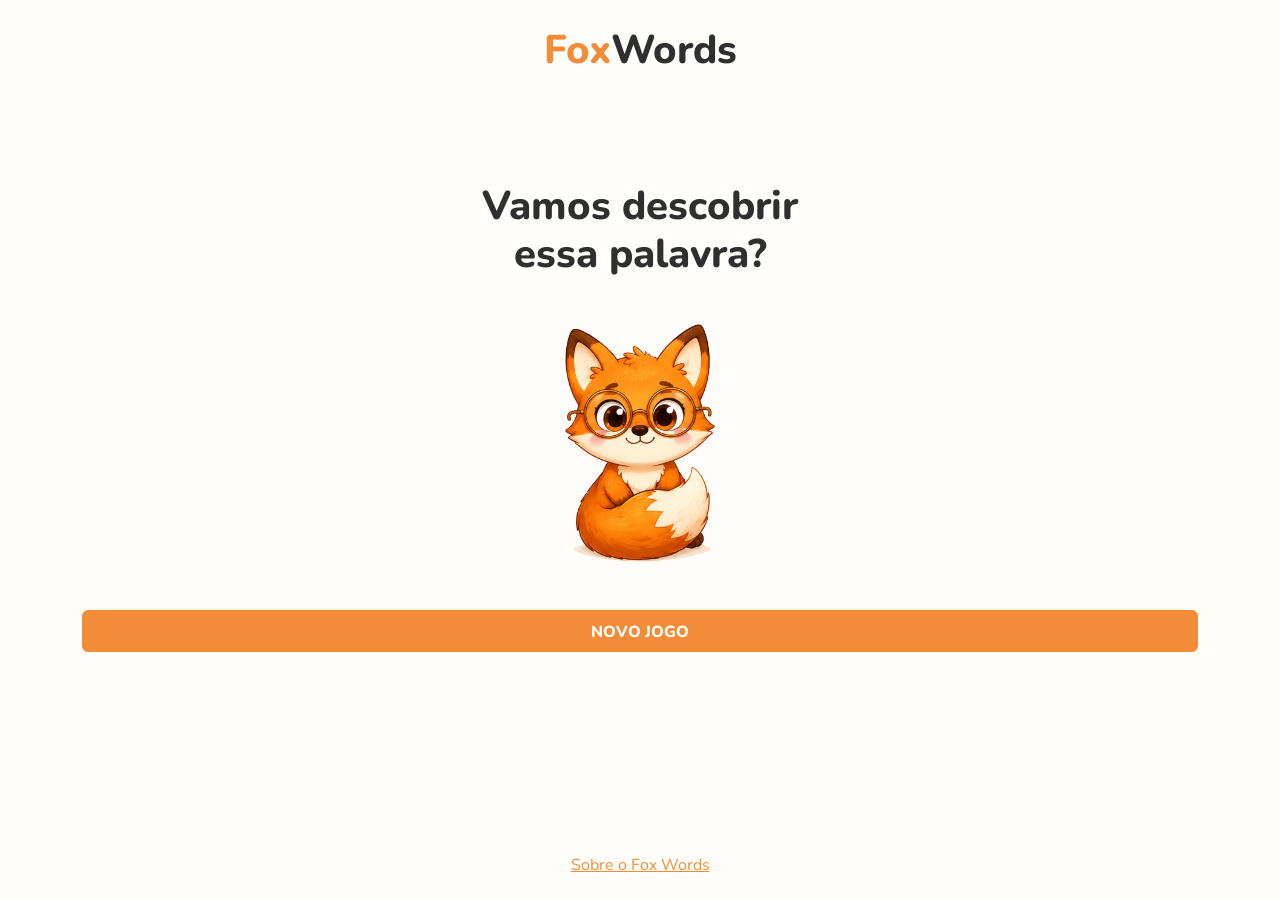
<file: index.html>
<!DOCTYPE html>
<html lang="pt-BR">
<head>
    <meta charset="UTF-8">
    <meta name="viewport" content="width=device-width, initial-scale=1.0">
    <title>Fox Words</title>
    <link rel="icon" type="image/png" href="assets/images/favicon-32x32.png">
    <link rel="stylesheet" href="assets/css/main.css">
</head>
<body>
    
    <div id="content-app" class="text-center">
        <header id="header-app" class="w-100 mb-auto">
            <nav class="navbar navbar-expand-lg py-4">
                <div class="container-fluid">
                    <h1 class="title text-center"><span class="text-primary">Fox</span>Words</h1>
                </div>
            </nav>
        </header>
    
        <main id="main-app" class="w-100">
            <div class="container">
                <h1 class="mb-5">Vamos descobrir<br>essa palavra?</h1>
                <img width="150" class="d-block mx-auto mb-5" src="assets/images/fox-words-01.png" alt="Fox Words - Vamos descobrir essa palavra">
                <a href="jogo.html" class="btn btn-outline-primary w-100 mb-2 d-none" data-fox-words-status="continue">Continuar jogando</a>
                <a href="escolha-um-tema.html" class="btn btn-primary w-100 mb-2">Novo jogo</a>
                <!-- <a href="criando-um-tema.html" class="btn btn-outline-secondary w-100 mb-2">Criar um tema</a> -->
            </div>
        </main>

        <footer id="footer-app" class="w-100 mt-auto py-4">
            <div class="container">
                <a href="sobre.html">Sobre o Fox Words</a>
            </div>
        </footer>
    </div>

    <script src="assets/js/bootstrap.bundle.min.js"></script>
    <script src="assets/js/jquery.min.js"></script>
    <script src="assets/js/script.js"></script>

</body>
</html>
</file>
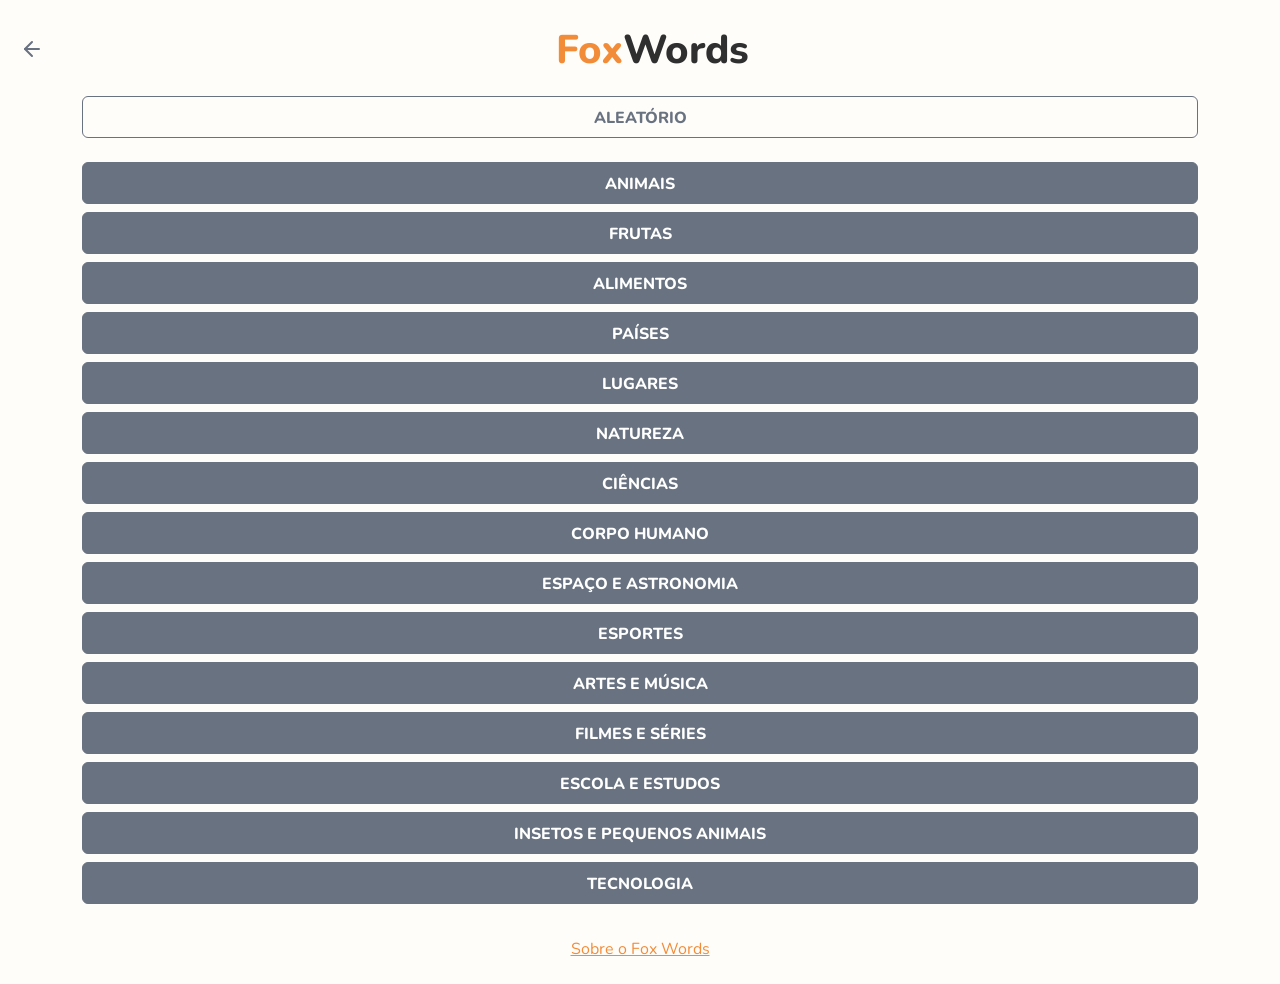
<file: escolha-um-tema.html>
<!DOCTYPE html>
<html lang="pt-BR">
<head>
    <meta charset="UTF-8">
    <meta name="viewport" content="width=device-width, initial-scale=1.0">
    <title>Fox Words</title>
    <link rel="icon" type="image/png" href="assets/images/favicon-32x32.png">
    <link rel="stylesheet" href="assets/css/main.css">
</head>
<body>
    
    <div id="content-app" class="text-center">
        <header id="header-app" class="w-100 mb-auto">
            <nav class="navbar navbar-expand-lg py-4">
                <div class="container-fluid">
                    <a href="index.html" aria-label="Voltar">
                        <svg xmlns="http://www.w3.org/2000/svg" width="24" height="24" viewBox="0 0 24 24" fill="none" stroke="currentColor" stroke-width="2" stroke-linecap="round" stroke-linejoin="round" class="lucide lucide-arrow-left preview-icon"><path d="m12 19-7-7 7-7"/><path d="M19 12H5"/></svg>
                    </a>
                    <h1 class="title text-center"><span class="text-primary">Fox</span>Words</h1>
                </div>
            </nav>
        </header>
    
        <main id="main-app" class="w-100">
            <div class="container">
                <button type="button" class="btn btn-outline-secondary w-100 mb-4" data-fox-words-status="theme-random">Aleatório</button>
                <div class="list-themes">
                    <!-- load js -->
                </div>
                <!-- <a href="criando-um-tema.html" class="btn btn-outline-secondary w-100 mb-2 mt-5">Criar um tema</a> -->
            </div>
        </main>

        <footer id="footer-app" class="w-100 mt-auto py-4">
            <div class="container">
                <a href="sobre.html">Sobre o Fox Words</a>
            </div>
        </footer>
    </div>

    <!-- Modal -->
    <div class="modal fade" id="modalContinueGame" tabindex="-1" aria-labelledby="modalContinueGameLabel" aria-hidden="true">
        <div class="modal-dialog modal-dialog-scrollable modal-dialog-centered">
            <div class="modal-content">
                <div class="modal-header">
                    <button type="button" class="btn-close" data-bs-dismiss="modal" aria-label="Close"></button>
                </div>
                <div class="modal-body text-center">
                    <h3>Atenção</h3>
                    <p>Você tem um jogo em andamento.<br>Tem certeza que deseja um novo jogo?</p>
                </div>
                <div class="modal-footer justify-content-center">
                    <button type="button" class="btn btn-sm btn-primary" data-fox-words-status="restart-new-game" data-fox-words-theme-slug="">Novo jogo</button>
                </div>
            </div>
        </div>
    </div>

    <script src="assets/js/bootstrap.bundle.min.js"></script>
    <script src="assets/js/jquery.min.js"></script>
    <script src="assets/js/script.js"></script>

</body>
</html>
</file>
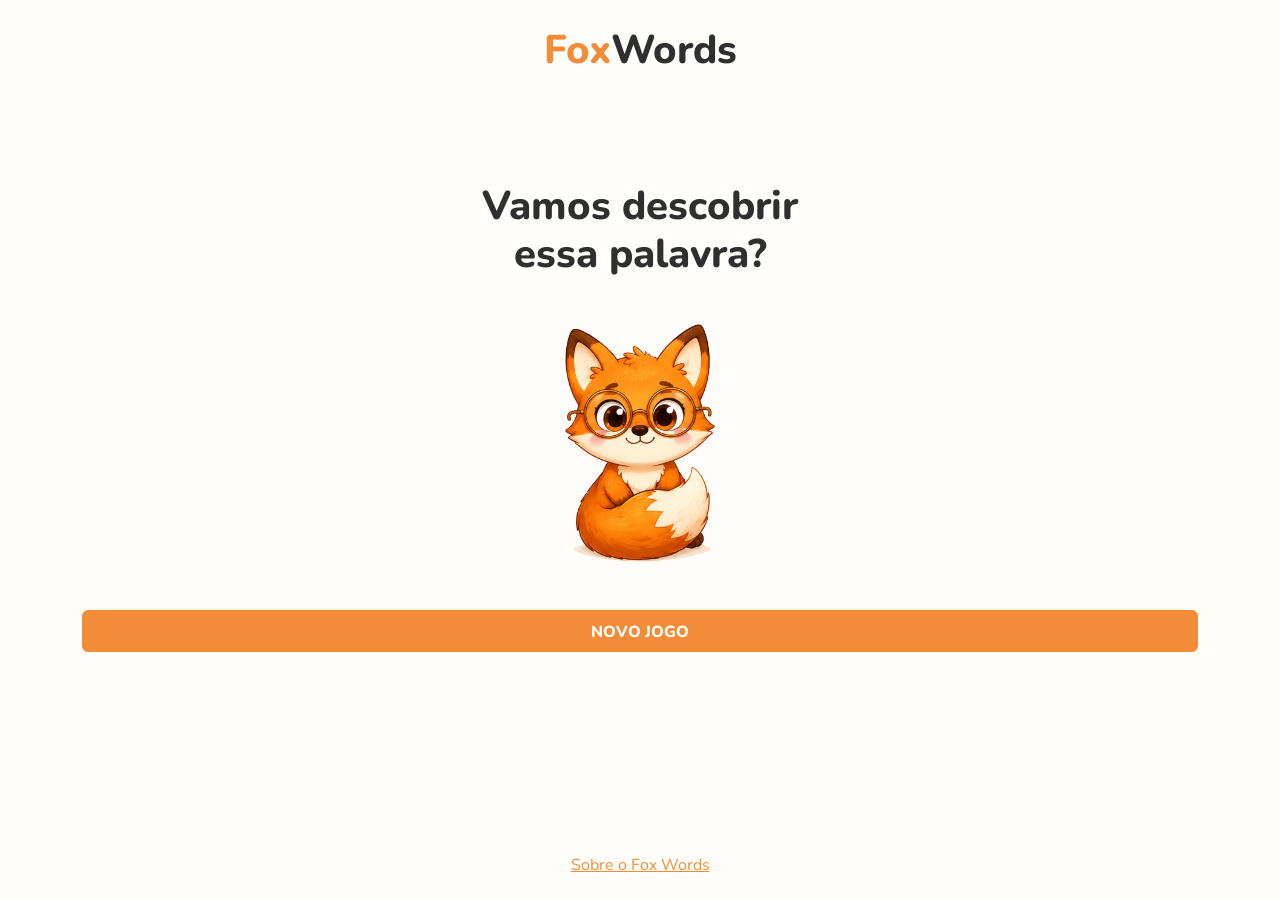
<file: jogo.html>
<!DOCTYPE html>
<html lang="pt-BR">
<head>
    <meta charset="UTF-8">
    <meta name="viewport" content="width=device-width, initial-scale=1.0">
    <title>Fox Words</title>
    <link rel="icon" type="image/png" href="assets/images/favicon-32x32.png">
    <link rel="stylesheet" href="assets/css/main.css">
    <script>
        const foxWordsData = JSON.parse(localStorage.getItem('fox_words_data'));
        if( !foxWordsData.theme ){
            window.location.href = 'index.html';
        }
    </script>
</head>
<body>
    
    <div id="content-app" class="text-center">
        <header id="header-app" class="w-100 mb-auto">
            <nav class="navbar navbar-expand-lg py-4">
                <div class="container-fluid">
                    <a href="index.html" aria-label="Voltar">
                        <svg xmlns="http://www.w3.org/2000/svg" width="24" height="24" viewBox="0 0 24 24" fill="none" stroke="currentColor" stroke-width="2" stroke-linecap="round" stroke-linejoin="round" class="lucide lucide-arrow-left preview-icon"><path d="m12 19-7-7 7-7"/><path d="M19 12H5"/></svg>
                    </a>
                    <h1 class="title text-center"><span class="text-primary">Fox</span>Words</h1>
                    <button class="btn btn-sm btn-outline-secondary d-flex align-items-center justify-content-center" data-fox-words-status="restart">
                        <svg xmlns="http://www.w3.org/2000/svg" width="24" height="24" viewBox="0 0 24 24" fill="none" stroke="currentColor" stroke-width="2" stroke-linecap="round" stroke-linejoin="round" class="lucide lucide-rotate-ccw preview-icon"><path d="M3 12a9 9 0 1 0 9-9 9.75 9.75 0 0 0-6.74 2.74L3 8"/><path d="M3 3v5h5"/></svg>
                    </button>
                </div>
            </nav>
        </header>
    
        <main id="main-app" class="w-100">
            <div class="container">
                <div class="badge badge-theme-name w-100 bg-bege text-secondary py-3">
                    <p>Tema</p>
                    <p class="the-theme"><strong>Tecnologia</strong></p>   
                </div>
                <ul class="the-words">
                    <!-- load js -->
                </ul>
                <p class="letters-lenght mb-3">8 letras</p>
                <button type="button" class="btn btn-primary d-none" data-fox-words-status="init">Novo jogo</button>
                <div class="alert alert-danger d-none" role="alert">
                    Ops! Não foi dessa vez! 😅 <br>Tente outra letra e chegue mais perto da palavra secreta!
                </div>
            </div>
        </main>

        <footer id="footer-app" class="w-100 mt-auto py-4">
            <div class="container">
                <div class="keyboard is-game">
                    <div class="keyboard__line">
                        <button type="button" class="btn" data-target-letter="q">q</button>
                        <button type="button" class="btn" data-target-letter="w">w</button>
                        <button type="button" class="btn" data-target-letter="e">e</button>
                        <button type="button" class="btn" data-target-letter="r">r</button>
                        <button type="button" class="btn" data-target-letter="t">t</button>
                        <button type="button" class="btn" data-target-letter="y">y</button>
                        <button type="button" class="btn" data-target-letter="u">u</button>
                        <button type="button" class="btn" data-target-letter="i">i</button>
                        <button type="button" class="btn" data-target-letter="o">o</button>
                        <button type="button" class="btn" data-target-letter="p">p</button>
                    </div>
                    <div class="keyboard__line">
                        <button type="button" class="btn" data-target-letter="a">a</button>
                        <button type="button" class="btn" data-target-letter="s">s</button>
                        <button type="button" class="btn" data-target-letter="d">d</button>
                        <button type="button" class="btn" data-target-letter="f">f</button>
                        <button type="button" class="btn" data-target-letter="g">g</button>
                        <button type="button" class="btn" data-target-letter="h">h</button>
                        <button type="button" class="btn" data-target-letter="j">j</button>
                        <button type="button" class="btn" data-target-letter="k">k</button>
                        <button type="button" class="btn" data-target-letter="l">l</button>
                    </div>
                    <div class="keyboard__line">
                        <button type="button" class="btn" data-target-letter="z">z</button>
                        <button type="button" class="btn" data-target-letter="x">x</button>
                        <button type="button" class="btn" data-target-letter="c">c</button>
                        <button type="button" class="btn" data-target-letter="v">v</button>
                        <button type="button" class="btn" data-target-letter="b">b</button>
                        <button type="button" class="btn" data-target-letter="n">n</button>
                        <button type="button" class="btn" data-target-letter="m">m</button>
                    </div>
                </div>
                <div class="mt-5">
                    <button type="button" class="btn btn-primary w-100 palpitar" data-bs-toggle="modal" data-bs-target="#modalToThrobGame">Palpitar</button>
                </div>
            </div>
        </footer>
    </div>

    <!-- Modal -->
    <div class="modal fade" id="modalToThrobGame" tabindex="-1" aria-labelledby="modalToThrobGameLabel" aria-hidden="true">
        <div class="modal-dialog modal-dialog-scrollable modal-dialog-centered">
            <div class="modal-content">
                <div class="modal-header">
                    <button type="button" class="btn-close" data-bs-dismiss="modal" aria-label="Close"></button>
                </div>
                <div class="modal-body text-center">
                    <h3>Já sabe?</h3>
                    <p>Diga a palavra</p>
                    <form class="form-palpite form-default" action="">
                        <div class="mb-3">
                            <input type="text" class="form-control" id="field-theme" name="palpite-temp" placeholder="Digite o palpite" readonly>
                            <input type="hidden" name="palpite" value="">
                        </div>
                        <div class="keyboard">
                            <div class="keyboard__line">
                                <button type="button" class="btn" data-target-letter="q">q</button>
                                <button type="button" class="btn" data-target-letter="w">w</button>
                                <button type="button" class="btn" data-target-letter="e">e</button>
                                <button type="button" class="btn" data-target-letter="r">r</button>
                                <button type="button" class="btn" data-target-letter="t">t</button>
                                <button type="button" class="btn" data-target-letter="y">y</button>
                                <button type="button" class="btn" data-target-letter="u">u</button>
                                <button type="button" class="btn" data-target-letter="i">i</button>
                                <button type="button" class="btn" data-target-letter="o">o</button>
                                <button type="button" class="btn" data-target-letter="p">p</button>
                            </div>
                            <div class="keyboard__line">
                                <button type="button" class="btn" data-target-letter="a">a</button>
                                <button type="button" class="btn" data-target-letter="s">s</button>
                                <button type="button" class="btn" data-target-letter="d">d</button>
                                <button type="button" class="btn" data-target-letter="f">f</button>
                                <button type="button" class="btn" data-target-letter="g">g</button>
                                <button type="button" class="btn" data-target-letter="h">h</button>
                                <button type="button" class="btn" data-target-letter="j">j</button>
                                <button type="button" class="btn" data-target-letter="k">k</button>
                                <button type="button" class="btn" data-target-letter="l">l</button>
                            </div>
                            <div class="keyboard__line">
                                <button type="button" class="btn" data-target-letter="z">z</button>
                                <button type="button" class="btn" data-target-letter="x">x</button>
                                <button type="button" class="btn" data-target-letter="c">c</button>
                                <button type="button" class="btn" data-target-letter="v">v</button>
                                <button type="button" class="btn" data-target-letter="b">b</button>
                                <button type="button" class="btn" data-target-letter="n">n</button>
                                <button type="button" class="btn" data-target-letter="m">m</button>
                                <button type="button" class="btn btn-backspace">
                                    <svg xmlns="http://www.w3.org/2000/svg" width="24" height="24" viewBox="0 0 24 24" fill="none" stroke="currentColor" stroke-width="2" stroke-linecap="round" stroke-linejoin="round" class="lucide lucide-delete preview-icon"><path d="M10 5a2 2 0 0 0-1.344.519l-6.328 5.74a1 1 0 0 0 0 1.481l6.328 5.741A2 2 0 0 0 10 19h10a2 2 0 0 0 2-2V7a2 2 0 0 0-2-2z"/><path d="m12 9 6 6"/><path d="m18 9-6 6"/></svg>
                                </button>
                            </div>
                        </div>
                        <button type="submit" class="btn btn-sm btn-primary w-100">Palpitar</button>
                    </form>
                </div>
            </div>
        </div>
    </div>

    <script src="assets/js/bootstrap.bundle.min.js"></script>
    <script src="assets/js/jquery.min.js"></script>
    <script src="assets/js/script.js"></script>

</body>
</html>
</file>
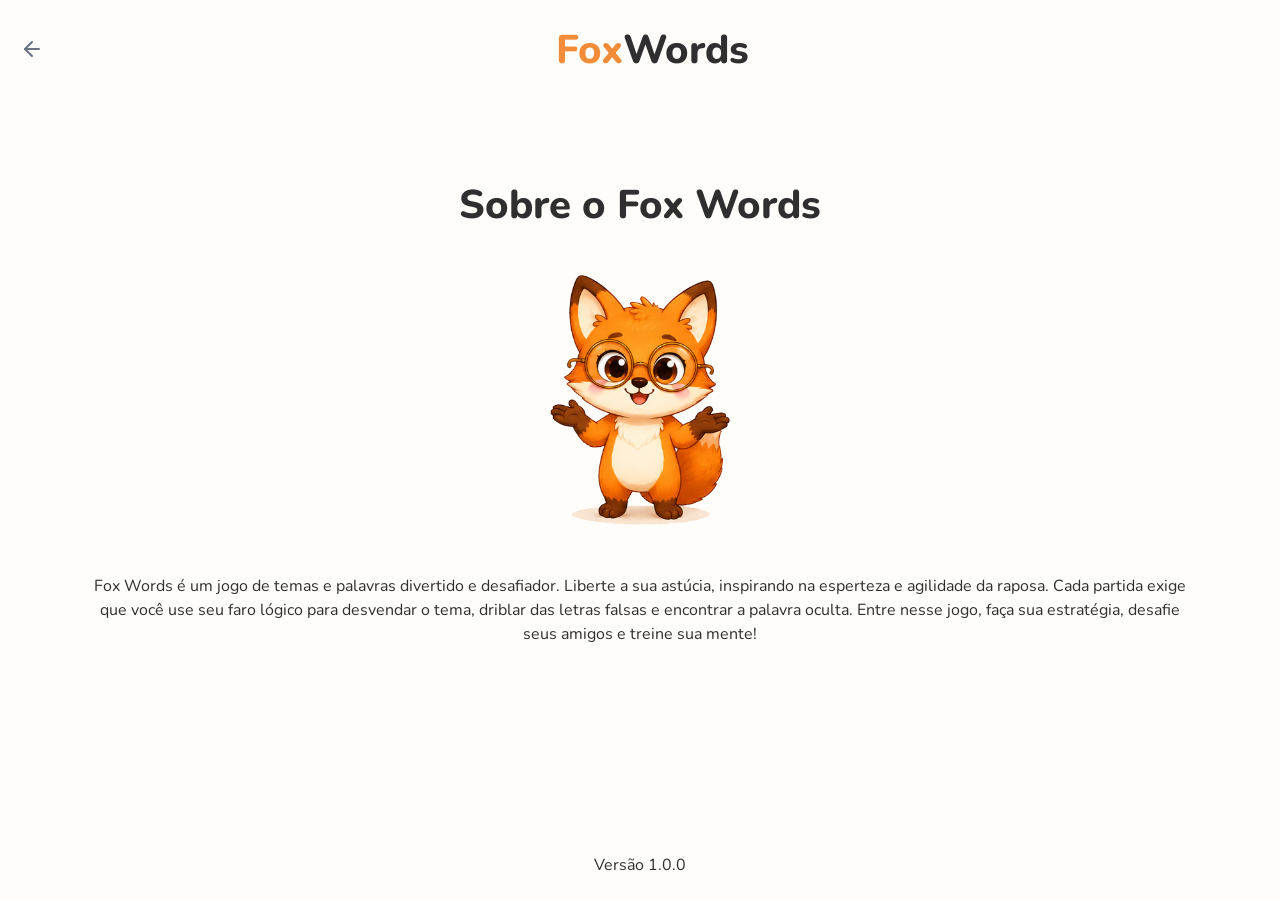
<file: sobre.html>
<!DOCTYPE html>
<html lang="pt-BR">
<head>
    <meta charset="UTF-8">
    <meta name="viewport" content="width=device-width, initial-scale=1.0">
    <title>Fox Words</title>
    <link rel="icon" type="image/png" href="assets/images/favicon-32x32.png">
    <link rel="stylesheet" href="assets/css/main.css">
</head>
<body>
    
    <div id="content-app" class="text-center">
        <header id="header-app" class="w-100 mb-auto">
            <nav class="navbar navbar-expand-lg py-4">
                <div class="container-fluid">
                    <a href="index.html" aria-label="Voltar">
                        <svg xmlns="http://www.w3.org/2000/svg" width="24" height="24" viewBox="0 0 24 24" fill="none" stroke="currentColor" stroke-width="2" stroke-linecap="round" stroke-linejoin="round" class="lucide lucide-arrow-left preview-icon"><path d="m12 19-7-7 7-7"/><path d="M19 12H5"/></svg>
                    </a>
                    <h1 class="title text-center"><span class="text-primary">Fox</span>Words</h1>
                </div>
            </nav>
        </header>
    
        <main id="main-app" class="w-100">
            <div class="container">
                <h1 class="mb-5">Sobre o Fox Words</h1>
                <img width="180" class="d-block mx-auto mb-5" src="assets/images/fox-words-03.png" alt="Fox Words - Sobre">
                <p>Fox Words é um jogo de temas e palavras divertido e desafiador. Liberte a sua astúcia, inspirando na esperteza e agilidade da raposa. Cada partida exige que você use seu faro lógico para desvendar o tema, driblar das letras falsas e encontrar a palavra oculta. Entre nesse jogo, faça sua estratégia, desafie seus amigos e treine sua mente!</p>
            </div>
        </main>

        <footer id="footer-app" class="w-100 mt-auto py-4">
            <div class="container">
                Versão 1.0.0
            </div>
        </footer>
    </div>

</body>
</html>
</file>
<file: assets/css/main.css>
@charset "UTF-8";
:root,
[data-bs-theme=light] {
  --bs-blue: #0d6efd;
  --bs-indigo: #6610f2;
  --bs-purple: #6f42c1;
  --bs-pink: #d63384;
  --bs-red: #dc3545;
  --bs-orange: #fd7e14;
  --bs-yellow: #ffc107;
  --bs-green: #198754;
  --bs-teal: #20c997;
  --bs-cyan: #0dcaf0;
  --bs-black: #000;
  --bs-white: #fff;
  --bs-gray: #6c757d;
  --bs-gray-dark: #343a40;
  --bs-gray-100: #f8f9fa;
  --bs-gray-200: #e9ecef;
  --bs-gray-300: #dee2e6;
  --bs-gray-400: #ced4da;
  --bs-gray-500: #adb5bd;
  --bs-gray-600: #6c757d;
  --bs-gray-700: #495057;
  --bs-gray-800: #343a40;
  --bs-gray-900: #212529;
  --bs-primary: #F28C38;
  --bs-secondary: #687280;
  --bs-success: #198754;
  --bs-info: #0dcaf0;
  --bs-warning: #ffc107;
  --bs-danger: #dc3545;
  --bs-light: #f8f9fa;
  --bs-dark: #212529;
  --bs-bege: #FFE8C7;
  --bs-gray: #F3F4F6;
  --bs-primary-rgb: 242, 140, 56;
  --bs-secondary-rgb: 104, 114, 128;
  --bs-success-rgb: 25, 135, 84;
  --bs-info-rgb: 13, 202, 240;
  --bs-warning-rgb: 255, 193, 7;
  --bs-danger-rgb: 220, 53, 69;
  --bs-light-rgb: 248, 249, 250;
  --bs-dark-rgb: 33, 37, 41;
  --bs-bege-rgb: 255, 232, 199;
  --bs-gray-rgb: 243, 244, 246;
  --bs-primary-text-emphasis: rgb(96.8, 56, 22.4);
  --bs-secondary-text-emphasis: rgb(41.6, 45.6, 51.2);
  --bs-success-text-emphasis: rgb(10, 54, 33.6);
  --bs-info-text-emphasis: rgb(5.2, 80.8, 96);
  --bs-warning-text-emphasis: rgb(102, 77.2, 2.8);
  --bs-danger-text-emphasis: rgb(88, 21.2, 27.6);
  --bs-light-text-emphasis: #495057;
  --bs-dark-text-emphasis: #495057;
  --bs-primary-bg-subtle: rgb(252.4, 232, 215.2);
  --bs-secondary-bg-subtle: rgb(224.8, 226.8, 229.6);
  --bs-success-bg-subtle: rgb(209, 231, 220.8);
  --bs-info-bg-subtle: rgb(206.6, 244.4, 252);
  --bs-warning-bg-subtle: rgb(255, 242.6, 205.4);
  --bs-danger-bg-subtle: rgb(248, 214.6, 217.8);
  --bs-light-bg-subtle: rgb(251.5, 252, 252.5);
  --bs-dark-bg-subtle: #ced4da;
  --bs-primary-border-subtle: rgb(249.8, 209, 175.4);
  --bs-secondary-border-subtle: rgb(194.6, 198.6, 204.2);
  --bs-success-border-subtle: rgb(163, 207, 186.6);
  --bs-info-border-subtle: rgb(158.2, 233.8, 249);
  --bs-warning-border-subtle: rgb(255, 230.2, 155.8);
  --bs-danger-border-subtle: rgb(241, 174.2, 180.6);
  --bs-light-border-subtle: #e9ecef;
  --bs-dark-border-subtle: #adb5bd;
  --bs-white-rgb: 255, 255, 255;
  --bs-black-rgb: 0, 0, 0;
  --bs-font-sans-serif: system-ui, -apple-system, "Segoe UI", Roboto, "Helvetica Neue", "Noto Sans", "Liberation Sans", Arial, sans-serif, "Apple Color Emoji", "Segoe UI Emoji", "Segoe UI Symbol", "Noto Color Emoji";
  --bs-font-monospace: SFMono-Regular, Menlo, Monaco, Consolas, "Liberation Mono", "Courier New", monospace;
  --bs-gradient: linear-gradient(180deg, rgba(255, 255, 255, 0.15), rgba(255, 255, 255, 0));
  --bs-body-font-family: "Nunito", sans-serif;
  --bs-body-font-size: 1rem;
  --bs-body-font-weight: 400;
  --bs-body-line-height: 1.5;
  --bs-body-color: #2F2F2F;
  --bs-body-color-rgb: 47, 47, 47;
  --bs-body-bg: #FFFDF9;
  --bs-body-bg-rgb: 255, 253, 249;
  --bs-emphasis-color: #000;
  --bs-emphasis-color-rgb: 0, 0, 0;
  --bs-secondary-color: rgba(47, 47, 47, 0.75);
  --bs-secondary-color-rgb: 47, 47, 47;
  --bs-secondary-bg: #e9ecef;
  --bs-secondary-bg-rgb: 233, 236, 239;
  --bs-tertiary-color: rgba(47, 47, 47, 0.5);
  --bs-tertiary-color-rgb: 47, 47, 47;
  --bs-tertiary-bg: #f8f9fa;
  --bs-tertiary-bg-rgb: 248, 249, 250;
  --bs-heading-color: inherit;
  --bs-link-color: #F28C38;
  --bs-link-color-rgb: 242, 140, 56;
  --bs-link-decoration: underline;
  --bs-link-hover-color: rgb(193.6, 112, 44.8);
  --bs-link-hover-color-rgb: 194, 112, 45;
  --bs-code-color: #d63384;
  --bs-highlight-color: #2F2F2F;
  --bs-highlight-bg: rgb(255, 242.6, 205.4);
  --bs-border-width: 1px;
  --bs-border-style: solid;
  --bs-border-color: #dee2e6;
  --bs-border-color-translucent: rgba(0, 0, 0, 0.175);
  --bs-border-radius: 0.375rem;
  --bs-border-radius-sm: 0.25rem;
  --bs-border-radius-lg: 0.5rem;
  --bs-border-radius-xl: 1rem;
  --bs-border-radius-xxl: 2rem;
  --bs-border-radius-2xl: var(--bs-border-radius-xxl);
  --bs-border-radius-pill: 50rem;
  --bs-box-shadow: 0 0.5rem 1rem rgba(0, 0, 0, 0.15);
  --bs-box-shadow-sm: 0 0.125rem 0.25rem rgba(0, 0, 0, 0.075);
  --bs-box-shadow-lg: 0 1rem 3rem rgba(0, 0, 0, 0.175);
  --bs-box-shadow-inset: inset 0 1px 2px rgba(0, 0, 0, 0.075);
  --bs-focus-ring-width: 0.25rem;
  --bs-focus-ring-opacity: 0.25;
  --bs-focus-ring-color: rgba(242, 140, 56, 0.25);
  --bs-form-valid-color: #198754;
  --bs-form-valid-border-color: #198754;
  --bs-form-invalid-color: #dc3545;
  --bs-form-invalid-border-color: #dc3545;
}

[data-bs-theme=dark] {
  color-scheme: dark;
  --bs-body-color: #dee2e6;
  --bs-body-color-rgb: 222, 226, 230;
  --bs-body-bg: #212529;
  --bs-body-bg-rgb: 33, 37, 41;
  --bs-emphasis-color: #fff;
  --bs-emphasis-color-rgb: 255, 255, 255;
  --bs-secondary-color: rgba(222, 226, 230, 0.75);
  --bs-secondary-color-rgb: 222, 226, 230;
  --bs-secondary-bg: #343a40;
  --bs-secondary-bg-rgb: 52, 58, 64;
  --bs-tertiary-color: rgba(222, 226, 230, 0.5);
  --bs-tertiary-color-rgb: 222, 226, 230;
  --bs-tertiary-bg: rgb(42.5, 47.5, 52.5);
  --bs-tertiary-bg-rgb: 43, 48, 53;
  --bs-primary-text-emphasis: rgb(247.2, 186, 135.6);
  --bs-secondary-text-emphasis: rgb(164.4, 170.4, 178.8);
  --bs-success-text-emphasis: rgb(117, 183, 152.4);
  --bs-info-text-emphasis: rgb(109.8, 223.2, 246);
  --bs-warning-text-emphasis: rgb(255, 217.8, 106.2);
  --bs-danger-text-emphasis: rgb(234, 133.8, 143.4);
  --bs-light-text-emphasis: #f8f9fa;
  --bs-dark-text-emphasis: #dee2e6;
  --bs-primary-bg-subtle: rgb(48.4, 28, 11.2);
  --bs-secondary-bg-subtle: rgb(20.8, 22.8, 25.6);
  --bs-success-bg-subtle: rgb(5, 27, 16.8);
  --bs-info-bg-subtle: rgb(2.6, 40.4, 48);
  --bs-warning-bg-subtle: rgb(51, 38.6, 1.4);
  --bs-danger-bg-subtle: rgb(44, 10.6, 13.8);
  --bs-light-bg-subtle: #343a40;
  --bs-dark-bg-subtle: #1a1d20;
  --bs-primary-border-subtle: rgb(145.2, 84, 33.6);
  --bs-secondary-border-subtle: rgb(62.4, 68.4, 76.8);
  --bs-success-border-subtle: rgb(15, 81, 50.4);
  --bs-info-border-subtle: rgb(7.8, 121.2, 144);
  --bs-warning-border-subtle: rgb(153, 115.8, 4.2);
  --bs-danger-border-subtle: rgb(132, 31.8, 41.4);
  --bs-light-border-subtle: #495057;
  --bs-dark-border-subtle: #343a40;
  --bs-heading-color: inherit;
  --bs-link-color: rgb(247.2, 186, 135.6);
  --bs-link-hover-color: rgb(248.76, 199.8, 159.48);
  --bs-link-color-rgb: 247, 186, 136;
  --bs-link-hover-color-rgb: 249, 200, 159;
  --bs-code-color: rgb(230.4, 132.6, 181.2);
  --bs-highlight-color: #dee2e6;
  --bs-highlight-bg: rgb(102, 77.2, 2.8);
  --bs-border-color: #495057;
  --bs-border-color-translucent: rgba(255, 255, 255, 0.15);
  --bs-form-valid-color: rgb(117, 183, 152.4);
  --bs-form-valid-border-color: rgb(117, 183, 152.4);
  --bs-form-invalid-color: rgb(234, 133.8, 143.4);
  --bs-form-invalid-border-color: rgb(234, 133.8, 143.4);
}

*,
*::before,
*::after {
  box-sizing: border-box;
}

@media (prefers-reduced-motion: no-preference) {
  :root {
    scroll-behavior: smooth;
  }
}

body {
  margin: 0;
  font-family: var(--bs-body-font-family);
  font-size: var(--bs-body-font-size);
  font-weight: var(--bs-body-font-weight);
  line-height: var(--bs-body-line-height);
  color: var(--bs-body-color);
  text-align: var(--bs-body-text-align);
  background-color: var(--bs-body-bg);
  -webkit-text-size-adjust: 100%;
  -webkit-tap-highlight-color: rgba(0, 0, 0, 0);
}

hr {
  margin: 1rem 0;
  color: inherit;
  border: 0;
  border-top: var(--bs-border-width) solid;
  opacity: 0.25;
}

h6, .h6, h5, .h5, h4, .h4, h3, .h3, h2, .h2, h1, .h1 {
  margin-top: 0;
  margin-bottom: 0.5rem;
  font-weight: 800;
  line-height: 1.2;
  color: var(--bs-heading-color);
}

h1, .h1 {
  font-size: calc(1.375rem + 1.5vw);
}
@media (min-width: 1200px) {
  h1, .h1 {
    font-size: 2.5rem;
  }
}

h2, .h2 {
  font-size: calc(1.325rem + 0.9vw);
}
@media (min-width: 1200px) {
  h2, .h2 {
    font-size: 2rem;
  }
}

h3, .h3 {
  font-size: calc(1.3rem + 0.6vw);
}
@media (min-width: 1200px) {
  h3, .h3 {
    font-size: 1.75rem;
  }
}

h4, .h4 {
  font-size: calc(1.275rem + 0.3vw);
}
@media (min-width: 1200px) {
  h4, .h4 {
    font-size: 1.5rem;
  }
}

h5, .h5 {
  font-size: 1.25rem;
}

h6, .h6 {
  font-size: 1rem;
}

p {
  margin-top: 0;
  margin-bottom: 1rem;
}

abbr[title] {
  text-decoration: underline dotted;
  cursor: help;
  text-decoration-skip-ink: none;
}

address {
  margin-bottom: 1rem;
  font-style: normal;
  line-height: inherit;
}

ol,
ul {
  padding-left: 2rem;
}

ol,
ul,
dl {
  margin-top: 0;
  margin-bottom: 1rem;
}

ol ol,
ul ul,
ol ul,
ul ol {
  margin-bottom: 0;
}

dt {
  font-weight: 700;
}

dd {
  margin-bottom: 0.5rem;
  margin-left: 0;
}

blockquote {
  margin: 0 0 1rem;
}

b,
strong {
  font-weight: bolder;
}

small, .small {
  font-size: 0.875em;
}

mark, .mark {
  padding: 0.1875em;
  color: var(--bs-highlight-color);
  background-color: var(--bs-highlight-bg);
}

sub,
sup {
  position: relative;
  font-size: 0.75em;
  line-height: 0;
  vertical-align: baseline;
}

sub {
  bottom: -0.25em;
}

sup {
  top: -0.5em;
}

a {
  color: rgba(var(--bs-link-color-rgb), var(--bs-link-opacity, 1));
  text-decoration: underline;
}
a:hover {
  --bs-link-color-rgb: var(--bs-link-hover-color-rgb);
}

a:not([href]):not([class]), a:not([href]):not([class]):hover {
  color: inherit;
  text-decoration: none;
}

pre,
code,
kbd,
samp {
  font-family: var(--bs-font-monospace);
  font-size: 1em;
}

pre {
  display: block;
  margin-top: 0;
  margin-bottom: 1rem;
  overflow: auto;
  font-size: 0.875em;
}
pre code {
  font-size: inherit;
  color: inherit;
  word-break: normal;
}

code {
  font-size: 0.875em;
  color: var(--bs-code-color);
  word-wrap: break-word;
}
a > code {
  color: inherit;
}

kbd {
  padding: 0.1875rem 0.375rem;
  font-size: 0.875em;
  color: var(--bs-body-bg);
  background-color: var(--bs-body-color);
  border-radius: 0.25rem;
}
kbd kbd {
  padding: 0;
  font-size: 1em;
}

figure {
  margin: 0 0 1rem;
}

img,
svg {
  vertical-align: middle;
}

table {
  caption-side: bottom;
  border-collapse: collapse;
}

caption {
  padding-top: 0.5rem;
  padding-bottom: 0.5rem;
  color: var(--bs-secondary-color);
  text-align: left;
}

th {
  text-align: inherit;
  text-align: -webkit-match-parent;
}

thead,
tbody,
tfoot,
tr,
td,
th {
  border-color: inherit;
  border-style: solid;
  border-width: 0;
}

label {
  display: inline-block;
}

button {
  border-radius: 0;
}

button:focus:not(:focus-visible) {
  outline: 0;
}

input,
button,
select,
optgroup,
textarea {
  margin: 0;
  font-family: inherit;
  font-size: inherit;
  line-height: inherit;
}

button,
select {
  text-transform: none;
}

[role=button] {
  cursor: pointer;
}

select {
  word-wrap: normal;
}
select:disabled {
  opacity: 1;
}

[list]:not([type=date]):not([type=datetime-local]):not([type=month]):not([type=week]):not([type=time])::-webkit-calendar-picker-indicator {
  display: none !important;
}

button,
[type=button],
[type=reset],
[type=submit] {
  -webkit-appearance: button;
}
button:not(:disabled),
[type=button]:not(:disabled),
[type=reset]:not(:disabled),
[type=submit]:not(:disabled) {
  cursor: pointer;
}

::-moz-focus-inner {
  padding: 0;
  border-style: none;
}

textarea {
  resize: vertical;
}

fieldset {
  min-width: 0;
  padding: 0;
  margin: 0;
  border: 0;
}

legend {
  float: left;
  width: 100%;
  padding: 0;
  margin-bottom: 0.5rem;
  line-height: inherit;
  font-size: calc(1.275rem + 0.3vw);
}
@media (min-width: 1200px) {
  legend {
    font-size: 1.5rem;
  }
}
legend + * {
  clear: left;
}

::-webkit-datetime-edit-fields-wrapper,
::-webkit-datetime-edit-text,
::-webkit-datetime-edit-minute,
::-webkit-datetime-edit-hour-field,
::-webkit-datetime-edit-day-field,
::-webkit-datetime-edit-month-field,
::-webkit-datetime-edit-year-field {
  padding: 0;
}

::-webkit-inner-spin-button {
  height: auto;
}

[type=search] {
  -webkit-appearance: textfield;
  outline-offset: -2px;
}
[type=search]::-webkit-search-cancel-button {
  cursor: pointer;
  filter: grayscale(1);
}

/* rtl:raw:
[type="tel"],
[type="url"],
[type="email"],
[type="number"] {
  direction: ltr;
}
*/
::-webkit-search-decoration {
  -webkit-appearance: none;
}

::-webkit-color-swatch-wrapper {
  padding: 0;
}

::file-selector-button {
  font: inherit;
  -webkit-appearance: button;
}

output {
  display: inline-block;
}

iframe {
  border: 0;
}

summary {
  display: list-item;
  cursor: pointer;
}

progress {
  vertical-align: baseline;
}

[hidden] {
  display: none !important;
}

.lead {
  font-size: 1.25rem;
  font-weight: 300;
}

.display-1 {
  font-weight: 300;
  line-height: 1.2;
  font-size: calc(1.625rem + 4.5vw);
}
@media (min-width: 1200px) {
  .display-1 {
    font-size: 5rem;
  }
}

.display-2 {
  font-weight: 300;
  line-height: 1.2;
  font-size: calc(1.575rem + 3.9vw);
}
@media (min-width: 1200px) {
  .display-2 {
    font-size: 4.5rem;
  }
}

.display-3 {
  font-weight: 300;
  line-height: 1.2;
  font-size: calc(1.525rem + 3.3vw);
}
@media (min-width: 1200px) {
  .display-3 {
    font-size: 4rem;
  }
}

.display-4 {
  font-weight: 300;
  line-height: 1.2;
  font-size: calc(1.475rem + 2.7vw);
}
@media (min-width: 1200px) {
  .display-4 {
    font-size: 3.5rem;
  }
}

.display-5 {
  font-weight: 300;
  line-height: 1.2;
  font-size: calc(1.425rem + 2.1vw);
}
@media (min-width: 1200px) {
  .display-5 {
    font-size: 3rem;
  }
}

.display-6 {
  font-weight: 300;
  line-height: 1.2;
  font-size: calc(1.375rem + 1.5vw);
}
@media (min-width: 1200px) {
  .display-6 {
    font-size: 2.5rem;
  }
}

.list-unstyled {
  padding-left: 0;
  list-style: none;
}

.list-inline {
  padding-left: 0;
  list-style: none;
}

.list-inline-item {
  display: inline-block;
}
.list-inline-item:not(:last-child) {
  margin-right: 0.5rem;
}

.initialism {
  font-size: 0.875em;
  text-transform: uppercase;
}

.blockquote {
  margin-bottom: 1rem;
  font-size: 1.25rem;
}
.blockquote > :last-child {
  margin-bottom: 0;
}

.blockquote-footer {
  margin-top: -1rem;
  margin-bottom: 1rem;
  font-size: 0.875em;
  color: #6c757d;
}
.blockquote-footer::before {
  content: "— ";
}

.img-fluid {
  max-width: 100%;
  height: auto;
}

.img-thumbnail {
  padding: 0.25rem;
  background-color: var(--bs-body-bg);
  border: var(--bs-border-width) solid var(--bs-border-color);
  border-radius: var(--bs-border-radius);
  max-width: 100%;
  height: auto;
}

.figure {
  display: inline-block;
}

.figure-img {
  margin-bottom: 0.5rem;
  line-height: 1;
}

.figure-caption {
  font-size: 0.875em;
  color: var(--bs-secondary-color);
}

.container,
.container-fluid,
.container-xxl,
.container-xl,
.container-lg,
.container-md,
.container-sm {
  --bs-gutter-x: 1.5rem;
  --bs-gutter-y: 0;
  width: 100%;
  padding-right: calc(var(--bs-gutter-x) * 0.5);
  padding-left: calc(var(--bs-gutter-x) * 0.5);
  margin-right: auto;
  margin-left: auto;
}

@media (min-width: 576px) {
  .container-sm, .container {
    max-width: 540px;
  }
}
@media (min-width: 768px) {
  .container-md, .container-sm, .container {
    max-width: 720px;
  }
}
@media (min-width: 992px) {
  .container-lg, .container-md, .container-sm, .container {
    max-width: 960px;
  }
}
@media (min-width: 1200px) {
  .container-xl, .container-lg, .container-md, .container-sm, .container {
    max-width: 1140px;
  }
}
@media (min-width: 1400px) {
  .container-xxl, .container-xl, .container-lg, .container-md, .container-sm, .container {
    max-width: 1320px;
  }
}
:root {
  --bs-breakpoint-xs: 0;
  --bs-breakpoint-sm: 576px;
  --bs-breakpoint-md: 768px;
  --bs-breakpoint-lg: 992px;
  --bs-breakpoint-xl: 1200px;
  --bs-breakpoint-xxl: 1400px;
}

.row {
  --bs-gutter-x: 1.5rem;
  --bs-gutter-y: 0;
  display: flex;
  flex-wrap: wrap;
  margin-top: calc(-1 * var(--bs-gutter-y));
  margin-right: calc(-0.5 * var(--bs-gutter-x));
  margin-left: calc(-0.5 * var(--bs-gutter-x));
}
.row > * {
  flex-shrink: 0;
  width: 100%;
  max-width: 100%;
  padding-right: calc(var(--bs-gutter-x) * 0.5);
  padding-left: calc(var(--bs-gutter-x) * 0.5);
  margin-top: var(--bs-gutter-y);
}

.col {
  flex: 1 0 0;
}

.row-cols-auto > * {
  flex: 0 0 auto;
  width: auto;
}

.row-cols-1 > * {
  flex: 0 0 auto;
  width: 100%;
}

.row-cols-2 > * {
  flex: 0 0 auto;
  width: 50%;
}

.row-cols-3 > * {
  flex: 0 0 auto;
  width: 33.33333333%;
}

.row-cols-4 > * {
  flex: 0 0 auto;
  width: 25%;
}

.row-cols-5 > * {
  flex: 0 0 auto;
  width: 20%;
}

.row-cols-6 > * {
  flex: 0 0 auto;
  width: 16.66666667%;
}

.col-auto {
  flex: 0 0 auto;
  width: auto;
}

.col-1 {
  flex: 0 0 auto;
  width: 8.33333333%;
}

.col-2 {
  flex: 0 0 auto;
  width: 16.66666667%;
}

.col-3 {
  flex: 0 0 auto;
  width: 25%;
}

.col-4 {
  flex: 0 0 auto;
  width: 33.33333333%;
}

.col-5 {
  flex: 0 0 auto;
  width: 41.66666667%;
}

.col-6 {
  flex: 0 0 auto;
  width: 50%;
}

.col-7 {
  flex: 0 0 auto;
  width: 58.33333333%;
}

.col-8 {
  flex: 0 0 auto;
  width: 66.66666667%;
}

.col-9 {
  flex: 0 0 auto;
  width: 75%;
}

.col-10 {
  flex: 0 0 auto;
  width: 83.33333333%;
}

.col-11 {
  flex: 0 0 auto;
  width: 91.66666667%;
}

.col-12 {
  flex: 0 0 auto;
  width: 100%;
}

.offset-1 {
  margin-left: 8.33333333%;
}

.offset-2 {
  margin-left: 16.66666667%;
}

.offset-3 {
  margin-left: 25%;
}

.offset-4 {
  margin-left: 33.33333333%;
}

.offset-5 {
  margin-left: 41.66666667%;
}

.offset-6 {
  margin-left: 50%;
}

.offset-7 {
  margin-left: 58.33333333%;
}

.offset-8 {
  margin-left: 66.66666667%;
}

.offset-9 {
  margin-left: 75%;
}

.offset-10 {
  margin-left: 83.33333333%;
}

.offset-11 {
  margin-left: 91.66666667%;
}

.g-0,
.gx-0 {
  --bs-gutter-x: 0;
}

.g-0,
.gy-0 {
  --bs-gutter-y: 0;
}

.g-1,
.gx-1 {
  --bs-gutter-x: 0.25rem;
}

.g-1,
.gy-1 {
  --bs-gutter-y: 0.25rem;
}

.g-2,
.gx-2 {
  --bs-gutter-x: 0.5rem;
}

.g-2,
.gy-2 {
  --bs-gutter-y: 0.5rem;
}

.g-3,
.gx-3 {
  --bs-gutter-x: 1rem;
}

.g-3,
.gy-3 {
  --bs-gutter-y: 1rem;
}

.g-4,
.gx-4 {
  --bs-gutter-x: 1.5rem;
}

.g-4,
.gy-4 {
  --bs-gutter-y: 1.5rem;
}

.g-5,
.gx-5 {
  --bs-gutter-x: 3rem;
}

.g-5,
.gy-5 {
  --bs-gutter-y: 3rem;
}

@media (min-width: 576px) {
  .col-sm {
    flex: 1 0 0;
  }
  .row-cols-sm-auto > * {
    flex: 0 0 auto;
    width: auto;
  }
  .row-cols-sm-1 > * {
    flex: 0 0 auto;
    width: 100%;
  }
  .row-cols-sm-2 > * {
    flex: 0 0 auto;
    width: 50%;
  }
  .row-cols-sm-3 > * {
    flex: 0 0 auto;
    width: 33.33333333%;
  }
  .row-cols-sm-4 > * {
    flex: 0 0 auto;
    width: 25%;
  }
  .row-cols-sm-5 > * {
    flex: 0 0 auto;
    width: 20%;
  }
  .row-cols-sm-6 > * {
    flex: 0 0 auto;
    width: 16.66666667%;
  }
  .col-sm-auto {
    flex: 0 0 auto;
    width: auto;
  }
  .col-sm-1 {
    flex: 0 0 auto;
    width: 8.33333333%;
  }
  .col-sm-2 {
    flex: 0 0 auto;
    width: 16.66666667%;
  }
  .col-sm-3 {
    flex: 0 0 auto;
    width: 25%;
  }
  .col-sm-4 {
    flex: 0 0 auto;
    width: 33.33333333%;
  }
  .col-sm-5 {
    flex: 0 0 auto;
    width: 41.66666667%;
  }
  .col-sm-6 {
    flex: 0 0 auto;
    width: 50%;
  }
  .col-sm-7 {
    flex: 0 0 auto;
    width: 58.33333333%;
  }
  .col-sm-8 {
    flex: 0 0 auto;
    width: 66.66666667%;
  }
  .col-sm-9 {
    flex: 0 0 auto;
    width: 75%;
  }
  .col-sm-10 {
    flex: 0 0 auto;
    width: 83.33333333%;
  }
  .col-sm-11 {
    flex: 0 0 auto;
    width: 91.66666667%;
  }
  .col-sm-12 {
    flex: 0 0 auto;
    width: 100%;
  }
  .offset-sm-0 {
    margin-left: 0;
  }
  .offset-sm-1 {
    margin-left: 8.33333333%;
  }
  .offset-sm-2 {
    margin-left: 16.66666667%;
  }
  .offset-sm-3 {
    margin-left: 25%;
  }
  .offset-sm-4 {
    margin-left: 33.33333333%;
  }
  .offset-sm-5 {
    margin-left: 41.66666667%;
  }
  .offset-sm-6 {
    margin-left: 50%;
  }
  .offset-sm-7 {
    margin-left: 58.33333333%;
  }
  .offset-sm-8 {
    margin-left: 66.66666667%;
  }
  .offset-sm-9 {
    margin-left: 75%;
  }
  .offset-sm-10 {
    margin-left: 83.33333333%;
  }
  .offset-sm-11 {
    margin-left: 91.66666667%;
  }
  .g-sm-0,
  .gx-sm-0 {
    --bs-gutter-x: 0;
  }
  .g-sm-0,
  .gy-sm-0 {
    --bs-gutter-y: 0;
  }
  .g-sm-1,
  .gx-sm-1 {
    --bs-gutter-x: 0.25rem;
  }
  .g-sm-1,
  .gy-sm-1 {
    --bs-gutter-y: 0.25rem;
  }
  .g-sm-2,
  .gx-sm-2 {
    --bs-gutter-x: 0.5rem;
  }
  .g-sm-2,
  .gy-sm-2 {
    --bs-gutter-y: 0.5rem;
  }
  .g-sm-3,
  .gx-sm-3 {
    --bs-gutter-x: 1rem;
  }
  .g-sm-3,
  .gy-sm-3 {
    --bs-gutter-y: 1rem;
  }
  .g-sm-4,
  .gx-sm-4 {
    --bs-gutter-x: 1.5rem;
  }
  .g-sm-4,
  .gy-sm-4 {
    --bs-gutter-y: 1.5rem;
  }
  .g-sm-5,
  .gx-sm-5 {
    --bs-gutter-x: 3rem;
  }
  .g-sm-5,
  .gy-sm-5 {
    --bs-gutter-y: 3rem;
  }
}
@media (min-width: 768px) {
  .col-md {
    flex: 1 0 0;
  }
  .row-cols-md-auto > * {
    flex: 0 0 auto;
    width: auto;
  }
  .row-cols-md-1 > * {
    flex: 0 0 auto;
    width: 100%;
  }
  .row-cols-md-2 > * {
    flex: 0 0 auto;
    width: 50%;
  }
  .row-cols-md-3 > * {
    flex: 0 0 auto;
    width: 33.33333333%;
  }
  .row-cols-md-4 > * {
    flex: 0 0 auto;
    width: 25%;
  }
  .row-cols-md-5 > * {
    flex: 0 0 auto;
    width: 20%;
  }
  .row-cols-md-6 > * {
    flex: 0 0 auto;
    width: 16.66666667%;
  }
  .col-md-auto {
    flex: 0 0 auto;
    width: auto;
  }
  .col-md-1 {
    flex: 0 0 auto;
    width: 8.33333333%;
  }
  .col-md-2 {
    flex: 0 0 auto;
    width: 16.66666667%;
  }
  .col-md-3 {
    flex: 0 0 auto;
    width: 25%;
  }
  .col-md-4 {
    flex: 0 0 auto;
    width: 33.33333333%;
  }
  .col-md-5 {
    flex: 0 0 auto;
    width: 41.66666667%;
  }
  .col-md-6 {
    flex: 0 0 auto;
    width: 50%;
  }
  .col-md-7 {
    flex: 0 0 auto;
    width: 58.33333333%;
  }
  .col-md-8 {
    flex: 0 0 auto;
    width: 66.66666667%;
  }
  .col-md-9 {
    flex: 0 0 auto;
    width: 75%;
  }
  .col-md-10 {
    flex: 0 0 auto;
    width: 83.33333333%;
  }
  .col-md-11 {
    flex: 0 0 auto;
    width: 91.66666667%;
  }
  .col-md-12 {
    flex: 0 0 auto;
    width: 100%;
  }
  .offset-md-0 {
    margin-left: 0;
  }
  .offset-md-1 {
    margin-left: 8.33333333%;
  }
  .offset-md-2 {
    margin-left: 16.66666667%;
  }
  .offset-md-3 {
    margin-left: 25%;
  }
  .offset-md-4 {
    margin-left: 33.33333333%;
  }
  .offset-md-5 {
    margin-left: 41.66666667%;
  }
  .offset-md-6 {
    margin-left: 50%;
  }
  .offset-md-7 {
    margin-left: 58.33333333%;
  }
  .offset-md-8 {
    margin-left: 66.66666667%;
  }
  .offset-md-9 {
    margin-left: 75%;
  }
  .offset-md-10 {
    margin-left: 83.33333333%;
  }
  .offset-md-11 {
    margin-left: 91.66666667%;
  }
  .g-md-0,
  .gx-md-0 {
    --bs-gutter-x: 0;
  }
  .g-md-0,
  .gy-md-0 {
    --bs-gutter-y: 0;
  }
  .g-md-1,
  .gx-md-1 {
    --bs-gutter-x: 0.25rem;
  }
  .g-md-1,
  .gy-md-1 {
    --bs-gutter-y: 0.25rem;
  }
  .g-md-2,
  .gx-md-2 {
    --bs-gutter-x: 0.5rem;
  }
  .g-md-2,
  .gy-md-2 {
    --bs-gutter-y: 0.5rem;
  }
  .g-md-3,
  .gx-md-3 {
    --bs-gutter-x: 1rem;
  }
  .g-md-3,
  .gy-md-3 {
    --bs-gutter-y: 1rem;
  }
  .g-md-4,
  .gx-md-4 {
    --bs-gutter-x: 1.5rem;
  }
  .g-md-4,
  .gy-md-4 {
    --bs-gutter-y: 1.5rem;
  }
  .g-md-5,
  .gx-md-5 {
    --bs-gutter-x: 3rem;
  }
  .g-md-5,
  .gy-md-5 {
    --bs-gutter-y: 3rem;
  }
}
@media (min-width: 992px) {
  .col-lg {
    flex: 1 0 0;
  }
  .row-cols-lg-auto > * {
    flex: 0 0 auto;
    width: auto;
  }
  .row-cols-lg-1 > * {
    flex: 0 0 auto;
    width: 100%;
  }
  .row-cols-lg-2 > * {
    flex: 0 0 auto;
    width: 50%;
  }
  .row-cols-lg-3 > * {
    flex: 0 0 auto;
    width: 33.33333333%;
  }
  .row-cols-lg-4 > * {
    flex: 0 0 auto;
    width: 25%;
  }
  .row-cols-lg-5 > * {
    flex: 0 0 auto;
    width: 20%;
  }
  .row-cols-lg-6 > * {
    flex: 0 0 auto;
    width: 16.66666667%;
  }
  .col-lg-auto {
    flex: 0 0 auto;
    width: auto;
  }
  .col-lg-1 {
    flex: 0 0 auto;
    width: 8.33333333%;
  }
  .col-lg-2 {
    flex: 0 0 auto;
    width: 16.66666667%;
  }
  .col-lg-3 {
    flex: 0 0 auto;
    width: 25%;
  }
  .col-lg-4 {
    flex: 0 0 auto;
    width: 33.33333333%;
  }
  .col-lg-5 {
    flex: 0 0 auto;
    width: 41.66666667%;
  }
  .col-lg-6 {
    flex: 0 0 auto;
    width: 50%;
  }
  .col-lg-7 {
    flex: 0 0 auto;
    width: 58.33333333%;
  }
  .col-lg-8 {
    flex: 0 0 auto;
    width: 66.66666667%;
  }
  .col-lg-9 {
    flex: 0 0 auto;
    width: 75%;
  }
  .col-lg-10 {
    flex: 0 0 auto;
    width: 83.33333333%;
  }
  .col-lg-11 {
    flex: 0 0 auto;
    width: 91.66666667%;
  }
  .col-lg-12 {
    flex: 0 0 auto;
    width: 100%;
  }
  .offset-lg-0 {
    margin-left: 0;
  }
  .offset-lg-1 {
    margin-left: 8.33333333%;
  }
  .offset-lg-2 {
    margin-left: 16.66666667%;
  }
  .offset-lg-3 {
    margin-left: 25%;
  }
  .offset-lg-4 {
    margin-left: 33.33333333%;
  }
  .offset-lg-5 {
    margin-left: 41.66666667%;
  }
  .offset-lg-6 {
    margin-left: 50%;
  }
  .offset-lg-7 {
    margin-left: 58.33333333%;
  }
  .offset-lg-8 {
    margin-left: 66.66666667%;
  }
  .offset-lg-9 {
    margin-left: 75%;
  }
  .offset-lg-10 {
    margin-left: 83.33333333%;
  }
  .offset-lg-11 {
    margin-left: 91.66666667%;
  }
  .g-lg-0,
  .gx-lg-0 {
    --bs-gutter-x: 0;
  }
  .g-lg-0,
  .gy-lg-0 {
    --bs-gutter-y: 0;
  }
  .g-lg-1,
  .gx-lg-1 {
    --bs-gutter-x: 0.25rem;
  }
  .g-lg-1,
  .gy-lg-1 {
    --bs-gutter-y: 0.25rem;
  }
  .g-lg-2,
  .gx-lg-2 {
    --bs-gutter-x: 0.5rem;
  }
  .g-lg-2,
  .gy-lg-2 {
    --bs-gutter-y: 0.5rem;
  }
  .g-lg-3,
  .gx-lg-3 {
    --bs-gutter-x: 1rem;
  }
  .g-lg-3,
  .gy-lg-3 {
    --bs-gutter-y: 1rem;
  }
  .g-lg-4,
  .gx-lg-4 {
    --bs-gutter-x: 1.5rem;
  }
  .g-lg-4,
  .gy-lg-4 {
    --bs-gutter-y: 1.5rem;
  }
  .g-lg-5,
  .gx-lg-5 {
    --bs-gutter-x: 3rem;
  }
  .g-lg-5,
  .gy-lg-5 {
    --bs-gutter-y: 3rem;
  }
}
@media (min-width: 1200px) {
  .col-xl {
    flex: 1 0 0;
  }
  .row-cols-xl-auto > * {
    flex: 0 0 auto;
    width: auto;
  }
  .row-cols-xl-1 > * {
    flex: 0 0 auto;
    width: 100%;
  }
  .row-cols-xl-2 > * {
    flex: 0 0 auto;
    width: 50%;
  }
  .row-cols-xl-3 > * {
    flex: 0 0 auto;
    width: 33.33333333%;
  }
  .row-cols-xl-4 > * {
    flex: 0 0 auto;
    width: 25%;
  }
  .row-cols-xl-5 > * {
    flex: 0 0 auto;
    width: 20%;
  }
  .row-cols-xl-6 > * {
    flex: 0 0 auto;
    width: 16.66666667%;
  }
  .col-xl-auto {
    flex: 0 0 auto;
    width: auto;
  }
  .col-xl-1 {
    flex: 0 0 auto;
    width: 8.33333333%;
  }
  .col-xl-2 {
    flex: 0 0 auto;
    width: 16.66666667%;
  }
  .col-xl-3 {
    flex: 0 0 auto;
    width: 25%;
  }
  .col-xl-4 {
    flex: 0 0 auto;
    width: 33.33333333%;
  }
  .col-xl-5 {
    flex: 0 0 auto;
    width: 41.66666667%;
  }
  .col-xl-6 {
    flex: 0 0 auto;
    width: 50%;
  }
  .col-xl-7 {
    flex: 0 0 auto;
    width: 58.33333333%;
  }
  .col-xl-8 {
    flex: 0 0 auto;
    width: 66.66666667%;
  }
  .col-xl-9 {
    flex: 0 0 auto;
    width: 75%;
  }
  .col-xl-10 {
    flex: 0 0 auto;
    width: 83.33333333%;
  }
  .col-xl-11 {
    flex: 0 0 auto;
    width: 91.66666667%;
  }
  .col-xl-12 {
    flex: 0 0 auto;
    width: 100%;
  }
  .offset-xl-0 {
    margin-left: 0;
  }
  .offset-xl-1 {
    margin-left: 8.33333333%;
  }
  .offset-xl-2 {
    margin-left: 16.66666667%;
  }
  .offset-xl-3 {
    margin-left: 25%;
  }
  .offset-xl-4 {
    margin-left: 33.33333333%;
  }
  .offset-xl-5 {
    margin-left: 41.66666667%;
  }
  .offset-xl-6 {
    margin-left: 50%;
  }
  .offset-xl-7 {
    margin-left: 58.33333333%;
  }
  .offset-xl-8 {
    margin-left: 66.66666667%;
  }
  .offset-xl-9 {
    margin-left: 75%;
  }
  .offset-xl-10 {
    margin-left: 83.33333333%;
  }
  .offset-xl-11 {
    margin-left: 91.66666667%;
  }
  .g-xl-0,
  .gx-xl-0 {
    --bs-gutter-x: 0;
  }
  .g-xl-0,
  .gy-xl-0 {
    --bs-gutter-y: 0;
  }
  .g-xl-1,
  .gx-xl-1 {
    --bs-gutter-x: 0.25rem;
  }
  .g-xl-1,
  .gy-xl-1 {
    --bs-gutter-y: 0.25rem;
  }
  .g-xl-2,
  .gx-xl-2 {
    --bs-gutter-x: 0.5rem;
  }
  .g-xl-2,
  .gy-xl-2 {
    --bs-gutter-y: 0.5rem;
  }
  .g-xl-3,
  .gx-xl-3 {
    --bs-gutter-x: 1rem;
  }
  .g-xl-3,
  .gy-xl-3 {
    --bs-gutter-y: 1rem;
  }
  .g-xl-4,
  .gx-xl-4 {
    --bs-gutter-x: 1.5rem;
  }
  .g-xl-4,
  .gy-xl-4 {
    --bs-gutter-y: 1.5rem;
  }
  .g-xl-5,
  .gx-xl-5 {
    --bs-gutter-x: 3rem;
  }
  .g-xl-5,
  .gy-xl-5 {
    --bs-gutter-y: 3rem;
  }
}
@media (min-width: 1400px) {
  .col-xxl {
    flex: 1 0 0;
  }
  .row-cols-xxl-auto > * {
    flex: 0 0 auto;
    width: auto;
  }
  .row-cols-xxl-1 > * {
    flex: 0 0 auto;
    width: 100%;
  }
  .row-cols-xxl-2 > * {
    flex: 0 0 auto;
    width: 50%;
  }
  .row-cols-xxl-3 > * {
    flex: 0 0 auto;
    width: 33.33333333%;
  }
  .row-cols-xxl-4 > * {
    flex: 0 0 auto;
    width: 25%;
  }
  .row-cols-xxl-5 > * {
    flex: 0 0 auto;
    width: 20%;
  }
  .row-cols-xxl-6 > * {
    flex: 0 0 auto;
    width: 16.66666667%;
  }
  .col-xxl-auto {
    flex: 0 0 auto;
    width: auto;
  }
  .col-xxl-1 {
    flex: 0 0 auto;
    width: 8.33333333%;
  }
  .col-xxl-2 {
    flex: 0 0 auto;
    width: 16.66666667%;
  }
  .col-xxl-3 {
    flex: 0 0 auto;
    width: 25%;
  }
  .col-xxl-4 {
    flex: 0 0 auto;
    width: 33.33333333%;
  }
  .col-xxl-5 {
    flex: 0 0 auto;
    width: 41.66666667%;
  }
  .col-xxl-6 {
    flex: 0 0 auto;
    width: 50%;
  }
  .col-xxl-7 {
    flex: 0 0 auto;
    width: 58.33333333%;
  }
  .col-xxl-8 {
    flex: 0 0 auto;
    width: 66.66666667%;
  }
  .col-xxl-9 {
    flex: 0 0 auto;
    width: 75%;
  }
  .col-xxl-10 {
    flex: 0 0 auto;
    width: 83.33333333%;
  }
  .col-xxl-11 {
    flex: 0 0 auto;
    width: 91.66666667%;
  }
  .col-xxl-12 {
    flex: 0 0 auto;
    width: 100%;
  }
  .offset-xxl-0 {
    margin-left: 0;
  }
  .offset-xxl-1 {
    margin-left: 8.33333333%;
  }
  .offset-xxl-2 {
    margin-left: 16.66666667%;
  }
  .offset-xxl-3 {
    margin-left: 25%;
  }
  .offset-xxl-4 {
    margin-left: 33.33333333%;
  }
  .offset-xxl-5 {
    margin-left: 41.66666667%;
  }
  .offset-xxl-6 {
    margin-left: 50%;
  }
  .offset-xxl-7 {
    margin-left: 58.33333333%;
  }
  .offset-xxl-8 {
    margin-left: 66.66666667%;
  }
  .offset-xxl-9 {
    margin-left: 75%;
  }
  .offset-xxl-10 {
    margin-left: 83.33333333%;
  }
  .offset-xxl-11 {
    margin-left: 91.66666667%;
  }
  .g-xxl-0,
  .gx-xxl-0 {
    --bs-gutter-x: 0;
  }
  .g-xxl-0,
  .gy-xxl-0 {
    --bs-gutter-y: 0;
  }
  .g-xxl-1,
  .gx-xxl-1 {
    --bs-gutter-x: 0.25rem;
  }
  .g-xxl-1,
  .gy-xxl-1 {
    --bs-gutter-y: 0.25rem;
  }
  .g-xxl-2,
  .gx-xxl-2 {
    --bs-gutter-x: 0.5rem;
  }
  .g-xxl-2,
  .gy-xxl-2 {
    --bs-gutter-y: 0.5rem;
  }
  .g-xxl-3,
  .gx-xxl-3 {
    --bs-gutter-x: 1rem;
  }
  .g-xxl-3,
  .gy-xxl-3 {
    --bs-gutter-y: 1rem;
  }
  .g-xxl-4,
  .gx-xxl-4 {
    --bs-gutter-x: 1.5rem;
  }
  .g-xxl-4,
  .gy-xxl-4 {
    --bs-gutter-y: 1.5rem;
  }
  .g-xxl-5,
  .gx-xxl-5 {
    --bs-gutter-x: 3rem;
  }
  .g-xxl-5,
  .gy-xxl-5 {
    --bs-gutter-y: 3rem;
  }
}
.clearfix::after {
  display: block;
  clear: both;
  content: "";
}

.text-bg-primary {
  color: #000 !important;
  background-color: RGBA(var(--bs-primary-rgb), var(--bs-bg-opacity, 1)) !important;
}

.text-bg-secondary {
  color: #fff !important;
  background-color: RGBA(var(--bs-secondary-rgb), var(--bs-bg-opacity, 1)) !important;
}

.text-bg-success {
  color: #fff !important;
  background-color: RGBA(var(--bs-success-rgb), var(--bs-bg-opacity, 1)) !important;
}

.text-bg-info {
  color: #000 !important;
  background-color: RGBA(var(--bs-info-rgb), var(--bs-bg-opacity, 1)) !important;
}

.text-bg-warning {
  color: #000 !important;
  background-color: RGBA(var(--bs-warning-rgb), var(--bs-bg-opacity, 1)) !important;
}

.text-bg-danger {
  color: #fff !important;
  background-color: RGBA(var(--bs-danger-rgb), var(--bs-bg-opacity, 1)) !important;
}

.text-bg-light {
  color: #000 !important;
  background-color: RGBA(var(--bs-light-rgb), var(--bs-bg-opacity, 1)) !important;
}

.text-bg-dark {
  color: #fff !important;
  background-color: RGBA(var(--bs-dark-rgb), var(--bs-bg-opacity, 1)) !important;
}

.text-bg-bege {
  color: #000 !important;
  background-color: RGBA(var(--bs-bege-rgb), var(--bs-bg-opacity, 1)) !important;
}

.text-bg-gray {
  color: #000 !important;
  background-color: RGBA(var(--bs-gray-rgb), var(--bs-bg-opacity, 1)) !important;
}

.link-primary {
  color: RGBA(var(--bs-primary-rgb), var(--bs-link-opacity, 1)) !important;
  text-decoration-color: RGBA(var(--bs-primary-rgb), var(--bs-link-underline-opacity, 1)) !important;
}
.link-primary:hover, .link-primary:focus {
  color: RGBA(245, 163, 96, var(--bs-link-opacity, 1)) !important;
  text-decoration-color: RGBA(245, 163, 96, var(--bs-link-underline-opacity, 1)) !important;
}

.link-secondary {
  color: RGBA(var(--bs-secondary-rgb), var(--bs-link-opacity, 1)) !important;
  text-decoration-color: RGBA(var(--bs-secondary-rgb), var(--bs-link-underline-opacity, 1)) !important;
}
.link-secondary:hover, .link-secondary:focus {
  color: RGBA(83, 91, 102, var(--bs-link-opacity, 1)) !important;
  text-decoration-color: RGBA(83, 91, 102, var(--bs-link-underline-opacity, 1)) !important;
}

.link-success {
  color: RGBA(var(--bs-success-rgb), var(--bs-link-opacity, 1)) !important;
  text-decoration-color: RGBA(var(--bs-success-rgb), var(--bs-link-underline-opacity, 1)) !important;
}
.link-success:hover, .link-success:focus {
  color: RGBA(20, 108, 67, var(--bs-link-opacity, 1)) !important;
  text-decoration-color: RGBA(20, 108, 67, var(--bs-link-underline-opacity, 1)) !important;
}

.link-info {
  color: RGBA(var(--bs-info-rgb), var(--bs-link-opacity, 1)) !important;
  text-decoration-color: RGBA(var(--bs-info-rgb), var(--bs-link-underline-opacity, 1)) !important;
}
.link-info:hover, .link-info:focus {
  color: RGBA(61, 213, 243, var(--bs-link-opacity, 1)) !important;
  text-decoration-color: RGBA(61, 213, 243, var(--bs-link-underline-opacity, 1)) !important;
}

.link-warning {
  color: RGBA(var(--bs-warning-rgb), var(--bs-link-opacity, 1)) !important;
  text-decoration-color: RGBA(var(--bs-warning-rgb), var(--bs-link-underline-opacity, 1)) !important;
}
.link-warning:hover, .link-warning:focus {
  color: RGBA(255, 205, 57, var(--bs-link-opacity, 1)) !important;
  text-decoration-color: RGBA(255, 205, 57, var(--bs-link-underline-opacity, 1)) !important;
}

.link-danger {
  color: RGBA(var(--bs-danger-rgb), var(--bs-link-opacity, 1)) !important;
  text-decoration-color: RGBA(var(--bs-danger-rgb), var(--bs-link-underline-opacity, 1)) !important;
}
.link-danger:hover, .link-danger:focus {
  color: RGBA(176, 42, 55, var(--bs-link-opacity, 1)) !important;
  text-decoration-color: RGBA(176, 42, 55, var(--bs-link-underline-opacity, 1)) !important;
}

.link-light {
  color: RGBA(var(--bs-light-rgb), var(--bs-link-opacity, 1)) !important;
  text-decoration-color: RGBA(var(--bs-light-rgb), var(--bs-link-underline-opacity, 1)) !important;
}
.link-light:hover, .link-light:focus {
  color: RGBA(249, 250, 251, var(--bs-link-opacity, 1)) !important;
  text-decoration-color: RGBA(249, 250, 251, var(--bs-link-underline-opacity, 1)) !important;
}

.link-dark {
  color: RGBA(var(--bs-dark-rgb), var(--bs-link-opacity, 1)) !important;
  text-decoration-color: RGBA(var(--bs-dark-rgb), var(--bs-link-underline-opacity, 1)) !important;
}
.link-dark:hover, .link-dark:focus {
  color: RGBA(26, 30, 33, var(--bs-link-opacity, 1)) !important;
  text-decoration-color: RGBA(26, 30, 33, var(--bs-link-underline-opacity, 1)) !important;
}

.link-bege {
  color: RGBA(var(--bs-bege-rgb), var(--bs-link-opacity, 1)) !important;
  text-decoration-color: RGBA(var(--bs-bege-rgb), var(--bs-link-underline-opacity, 1)) !important;
}
.link-bege:hover, .link-bege:focus {
  color: RGBA(255, 237, 210, var(--bs-link-opacity, 1)) !important;
  text-decoration-color: RGBA(255, 237, 210, var(--bs-link-underline-opacity, 1)) !important;
}

.link-gray {
  color: RGBA(var(--bs-gray-rgb), var(--bs-link-opacity, 1)) !important;
  text-decoration-color: RGBA(var(--bs-gray-rgb), var(--bs-link-underline-opacity, 1)) !important;
}
.link-gray:hover, .link-gray:focus {
  color: RGBA(245, 246, 248, var(--bs-link-opacity, 1)) !important;
  text-decoration-color: RGBA(245, 246, 248, var(--bs-link-underline-opacity, 1)) !important;
}

.link-body-emphasis {
  color: RGBA(var(--bs-emphasis-color-rgb), var(--bs-link-opacity, 1)) !important;
  text-decoration-color: RGBA(var(--bs-emphasis-color-rgb), var(--bs-link-underline-opacity, 1)) !important;
}
.link-body-emphasis:hover, .link-body-emphasis:focus {
  color: RGBA(var(--bs-emphasis-color-rgb), var(--bs-link-opacity, 0.75)) !important;
  text-decoration-color: RGBA(var(--bs-emphasis-color-rgb), var(--bs-link-underline-opacity, 0.75)) !important;
}

.focus-ring:focus {
  outline: 0;
  box-shadow: var(--bs-focus-ring-x, 0) var(--bs-focus-ring-y, 0) var(--bs-focus-ring-blur, 0) var(--bs-focus-ring-width) var(--bs-focus-ring-color);
}

.icon-link {
  display: inline-flex;
  gap: 0.375rem;
  align-items: center;
  text-decoration-color: rgba(var(--bs-link-color-rgb), var(--bs-link-opacity, 0.5));
  text-underline-offset: 0.25em;
  backface-visibility: hidden;
}
.icon-link > .bi {
  flex-shrink: 0;
  width: 1em;
  height: 1em;
  fill: currentcolor;
  transition: 0.2s ease-in-out transform;
}
@media (prefers-reduced-motion: reduce) {
  .icon-link > .bi {
    transition: none;
  }
}

.icon-link-hover:hover > .bi, .icon-link-hover:focus-visible > .bi {
  transform: var(--bs-icon-link-transform, translate3d(0.25em, 0, 0));
}

.ratio {
  position: relative;
  width: 100%;
}
.ratio::before {
  display: block;
  padding-top: var(--bs-aspect-ratio);
  content: "";
}
.ratio > * {
  position: absolute;
  top: 0;
  left: 0;
  width: 100%;
  height: 100%;
}

.ratio-1x1 {
  --bs-aspect-ratio: 100%;
}

.ratio-4x3 {
  --bs-aspect-ratio: 75%;
}

.ratio-16x9 {
  --bs-aspect-ratio: 56.25%;
}

.ratio-21x9 {
  --bs-aspect-ratio: 42.8571428571%;
}

.fixed-top {
  position: fixed;
  top: 0;
  right: 0;
  left: 0;
  z-index: 1030;
}

.fixed-bottom {
  position: fixed;
  right: 0;
  bottom: 0;
  left: 0;
  z-index: 1030;
}

.sticky-top {
  position: sticky;
  top: 0;
  z-index: 1020;
}

.sticky-bottom {
  position: sticky;
  bottom: 0;
  z-index: 1020;
}

@media (min-width: 576px) {
  .sticky-sm-top {
    position: sticky;
    top: 0;
    z-index: 1020;
  }
  .sticky-sm-bottom {
    position: sticky;
    bottom: 0;
    z-index: 1020;
  }
}
@media (min-width: 768px) {
  .sticky-md-top {
    position: sticky;
    top: 0;
    z-index: 1020;
  }
  .sticky-md-bottom {
    position: sticky;
    bottom: 0;
    z-index: 1020;
  }
}
@media (min-width: 992px) {
  .sticky-lg-top {
    position: sticky;
    top: 0;
    z-index: 1020;
  }
  .sticky-lg-bottom {
    position: sticky;
    bottom: 0;
    z-index: 1020;
  }
}
@media (min-width: 1200px) {
  .sticky-xl-top {
    position: sticky;
    top: 0;
    z-index: 1020;
  }
  .sticky-xl-bottom {
    position: sticky;
    bottom: 0;
    z-index: 1020;
  }
}
@media (min-width: 1400px) {
  .sticky-xxl-top {
    position: sticky;
    top: 0;
    z-index: 1020;
  }
  .sticky-xxl-bottom {
    position: sticky;
    bottom: 0;
    z-index: 1020;
  }
}
.hstack {
  display: flex;
  flex-direction: row;
  align-items: center;
  align-self: stretch;
}

.vstack {
  display: flex;
  flex: 1 1 auto;
  flex-direction: column;
  align-self: stretch;
}

.visually-hidden,
.visually-hidden-focusable:not(:focus):not(:focus-within) {
  width: 1px !important;
  height: 1px !important;
  padding: 0 !important;
  margin: -1px !important;
  overflow: hidden !important;
  clip: rect(0, 0, 0, 0) !important;
  white-space: nowrap !important;
  border: 0 !important;
}
.visually-hidden:not(caption),
.visually-hidden-focusable:not(:focus):not(:focus-within):not(caption) {
  position: absolute !important;
}
.visually-hidden *,
.visually-hidden-focusable:not(:focus):not(:focus-within) * {
  overflow: hidden !important;
}

.stretched-link::after {
  position: absolute;
  top: 0;
  right: 0;
  bottom: 0;
  left: 0;
  z-index: 1;
  content: "";
}

.text-truncate {
  overflow: hidden;
  text-overflow: ellipsis;
  white-space: nowrap;
}

.vr {
  display: inline-block;
  align-self: stretch;
  width: var(--bs-border-width);
  min-height: 1em;
  background-color: currentcolor;
  opacity: 0.25;
}

.btn {
  --bs-btn-padding-x: 1.5rem;
  --bs-btn-padding-y: 0.5rem;
  --bs-btn-font-family: ;
  --bs-btn-font-size: 1rem;
  --bs-btn-font-weight: 700;
  --bs-btn-line-height: 1.5;
  --bs-btn-color: var(--bs-body-color);
  --bs-btn-bg: transparent;
  --bs-btn-border-width: var(--bs-border-width);
  --bs-btn-border-color: transparent;
  --bs-btn-border-radius: var(--bs-border-radius);
  --bs-btn-hover-border-color: transparent;
  --bs-btn-box-shadow: inset 0 1px 0 rgba(255, 255, 255, 0.15), 0 1px 1px rgba(0, 0, 0, 0.075);
  --bs-btn-disabled-opacity: 0.65;
  --bs-btn-focus-box-shadow: 0 0 0 0.25rem rgba(var(--bs-btn-focus-shadow-rgb), .5);
  display: inline-block;
  padding: var(--bs-btn-padding-y) var(--bs-btn-padding-x);
  font-family: var(--bs-btn-font-family);
  font-size: var(--bs-btn-font-size);
  font-weight: var(--bs-btn-font-weight);
  line-height: var(--bs-btn-line-height);
  color: var(--bs-btn-color);
  text-align: center;
  text-decoration: none;
  vertical-align: middle;
  cursor: pointer;
  user-select: none;
  border: var(--bs-btn-border-width) solid var(--bs-btn-border-color);
  border-radius: var(--bs-btn-border-radius);
  background-color: var(--bs-btn-bg);
  transition: color 0.15s ease-in-out, background-color 0.15s ease-in-out, border-color 0.15s ease-in-out, box-shadow 0.15s ease-in-out;
}
@media (prefers-reduced-motion: reduce) {
  .btn {
    transition: none;
  }
}
.btn:hover {
  color: var(--bs-btn-hover-color);
  background-color: var(--bs-btn-hover-bg);
  border-color: var(--bs-btn-hover-border-color);
}
.btn-check + .btn:hover {
  color: var(--bs-btn-color);
  background-color: var(--bs-btn-bg);
  border-color: var(--bs-btn-border-color);
}
.btn:focus-visible {
  color: var(--bs-btn-hover-color);
  background-color: var(--bs-btn-hover-bg);
  border-color: var(--bs-btn-hover-border-color);
  outline: 0;
  box-shadow: var(--bs-btn-focus-box-shadow);
}
.btn-check:focus-visible + .btn {
  border-color: var(--bs-btn-hover-border-color);
  outline: 0;
  box-shadow: var(--bs-btn-focus-box-shadow);
}
.btn-check:checked + .btn, :not(.btn-check) + .btn:active, .btn:first-child:active, .btn.active, .btn.show {
  color: var(--bs-btn-active-color);
  background-color: var(--bs-btn-active-bg);
  border-color: var(--bs-btn-active-border-color);
}
.btn-check:checked + .btn:focus-visible, :not(.btn-check) + .btn:active:focus-visible, .btn:first-child:active:focus-visible, .btn.active:focus-visible, .btn.show:focus-visible {
  box-shadow: var(--bs-btn-focus-box-shadow);
}
.btn-check:checked:focus-visible + .btn {
  box-shadow: var(--bs-btn-focus-box-shadow);
}
.btn:disabled, .btn.disabled, fieldset:disabled .btn {
  color: var(--bs-btn-disabled-color);
  pointer-events: none;
  background-color: var(--bs-btn-disabled-bg);
  border-color: var(--bs-btn-disabled-border-color);
  opacity: var(--bs-btn-disabled-opacity);
}

.btn-primary {
  --bs-btn-color: #000;
  --bs-btn-bg: #F28C38;
  --bs-btn-border-color: #F28C38;
  --bs-btn-hover-color: #000;
  --bs-btn-hover-bg: rgb(243.95, 157.25, 85.85);
  --bs-btn-hover-border-color: rgb(243.3, 151.5, 75.9);
  --bs-btn-focus-shadow-rgb: 206, 119, 48;
  --bs-btn-active-color: #000;
  --bs-btn-active-bg: rgb(244.6, 163, 95.8);
  --bs-btn-active-border-color: rgb(243.3, 151.5, 75.9);
  --bs-btn-active-shadow: inset 0 3px 5px rgba(0, 0, 0, 0.125);
  --bs-btn-disabled-color: #000;
  --bs-btn-disabled-bg: #F28C38;
  --bs-btn-disabled-border-color: #F28C38;
}

.btn-secondary {
  --bs-btn-color: #fff;
  --bs-btn-bg: #687280;
  --bs-btn-border-color: #687280;
  --bs-btn-hover-color: #fff;
  --bs-btn-hover-bg: rgb(88.4, 96.9, 108.8);
  --bs-btn-hover-border-color: rgb(83.2, 91.2, 102.4);
  --bs-btn-focus-shadow-rgb: 127, 135, 147;
  --bs-btn-active-color: #fff;
  --bs-btn-active-bg: rgb(83.2, 91.2, 102.4);
  --bs-btn-active-border-color: rgb(78, 85.5, 96);
  --bs-btn-active-shadow: inset 0 3px 5px rgba(0, 0, 0, 0.125);
  --bs-btn-disabled-color: #fff;
  --bs-btn-disabled-bg: #687280;
  --bs-btn-disabled-border-color: #687280;
}

.btn-success {
  --bs-btn-color: #fff;
  --bs-btn-bg: #198754;
  --bs-btn-border-color: #198754;
  --bs-btn-hover-color: #fff;
  --bs-btn-hover-bg: rgb(21.25, 114.75, 71.4);
  --bs-btn-hover-border-color: rgb(20, 108, 67.2);
  --bs-btn-focus-shadow-rgb: 60, 153, 110;
  --bs-btn-active-color: #fff;
  --bs-btn-active-bg: rgb(20, 108, 67.2);
  --bs-btn-active-border-color: rgb(18.75, 101.25, 63);
  --bs-btn-active-shadow: inset 0 3px 5px rgba(0, 0, 0, 0.125);
  --bs-btn-disabled-color: #fff;
  --bs-btn-disabled-bg: #198754;
  --bs-btn-disabled-border-color: #198754;
}

.btn-info {
  --bs-btn-color: #000;
  --bs-btn-bg: #0dcaf0;
  --bs-btn-border-color: #0dcaf0;
  --bs-btn-hover-color: #000;
  --bs-btn-hover-bg: rgb(49.3, 209.95, 242.25);
  --bs-btn-hover-border-color: rgb(37.2, 207.3, 241.5);
  --bs-btn-focus-shadow-rgb: 11, 172, 204;
  --bs-btn-active-color: #000;
  --bs-btn-active-bg: rgb(61.4, 212.6, 243);
  --bs-btn-active-border-color: rgb(37.2, 207.3, 241.5);
  --bs-btn-active-shadow: inset 0 3px 5px rgba(0, 0, 0, 0.125);
  --bs-btn-disabled-color: #000;
  --bs-btn-disabled-bg: #0dcaf0;
  --bs-btn-disabled-border-color: #0dcaf0;
}

.btn-warning {
  --bs-btn-color: #000;
  --bs-btn-bg: #ffc107;
  --bs-btn-border-color: #ffc107;
  --bs-btn-hover-color: #000;
  --bs-btn-hover-bg: rgb(255, 202.3, 44.2);
  --bs-btn-hover-border-color: rgb(255, 199.2, 31.8);
  --bs-btn-focus-shadow-rgb: 217, 164, 6;
  --bs-btn-active-color: #000;
  --bs-btn-active-bg: rgb(255, 205.4, 56.6);
  --bs-btn-active-border-color: rgb(255, 199.2, 31.8);
  --bs-btn-active-shadow: inset 0 3px 5px rgba(0, 0, 0, 0.125);
  --bs-btn-disabled-color: #000;
  --bs-btn-disabled-bg: #ffc107;
  --bs-btn-disabled-border-color: #ffc107;
}

.btn-danger {
  --bs-btn-color: #fff;
  --bs-btn-bg: #dc3545;
  --bs-btn-border-color: #dc3545;
  --bs-btn-hover-color: #fff;
  --bs-btn-hover-bg: rgb(187, 45.05, 58.65);
  --bs-btn-hover-border-color: rgb(176, 42.4, 55.2);
  --bs-btn-focus-shadow-rgb: 225, 83, 97;
  --bs-btn-active-color: #fff;
  --bs-btn-active-bg: rgb(176, 42.4, 55.2);
  --bs-btn-active-border-color: rgb(165, 39.75, 51.75);
  --bs-btn-active-shadow: inset 0 3px 5px rgba(0, 0, 0, 0.125);
  --bs-btn-disabled-color: #fff;
  --bs-btn-disabled-bg: #dc3545;
  --bs-btn-disabled-border-color: #dc3545;
}

.btn-light {
  --bs-btn-color: #000;
  --bs-btn-bg: #f8f9fa;
  --bs-btn-border-color: #f8f9fa;
  --bs-btn-hover-color: #000;
  --bs-btn-hover-bg: rgb(210.8, 211.65, 212.5);
  --bs-btn-hover-border-color: rgb(198.4, 199.2, 200);
  --bs-btn-focus-shadow-rgb: 211, 212, 213;
  --bs-btn-active-color: #000;
  --bs-btn-active-bg: rgb(198.4, 199.2, 200);
  --bs-btn-active-border-color: rgb(186, 186.75, 187.5);
  --bs-btn-active-shadow: inset 0 3px 5px rgba(0, 0, 0, 0.125);
  --bs-btn-disabled-color: #000;
  --bs-btn-disabled-bg: #f8f9fa;
  --bs-btn-disabled-border-color: #f8f9fa;
}

.btn-dark {
  --bs-btn-color: #fff;
  --bs-btn-bg: #212529;
  --bs-btn-border-color: #212529;
  --bs-btn-hover-color: #fff;
  --bs-btn-hover-bg: rgb(66.3, 69.7, 73.1);
  --bs-btn-hover-border-color: rgb(55.2, 58.8, 62.4);
  --bs-btn-focus-shadow-rgb: 66, 70, 73;
  --bs-btn-active-color: #fff;
  --bs-btn-active-bg: rgb(77.4, 80.6, 83.8);
  --bs-btn-active-border-color: rgb(55.2, 58.8, 62.4);
  --bs-btn-active-shadow: inset 0 3px 5px rgba(0, 0, 0, 0.125);
  --bs-btn-disabled-color: #fff;
  --bs-btn-disabled-bg: #212529;
  --bs-btn-disabled-border-color: #212529;
}

.btn-bege {
  --bs-btn-color: #000;
  --bs-btn-bg: #FFE8C7;
  --bs-btn-border-color: #FFE8C7;
  --bs-btn-hover-color: #000;
  --bs-btn-hover-bg: rgb(255, 235.45, 207.4);
  --bs-btn-hover-border-color: rgb(255, 234.3, 204.6);
  --bs-btn-focus-shadow-rgb: 217, 197, 169;
  --bs-btn-active-color: #000;
  --bs-btn-active-bg: rgb(255, 236.6, 210.2);
  --bs-btn-active-border-color: rgb(255, 234.3, 204.6);
  --bs-btn-active-shadow: inset 0 3px 5px rgba(0, 0, 0, 0.125);
  --bs-btn-disabled-color: #000;
  --bs-btn-disabled-bg: #FFE8C7;
  --bs-btn-disabled-border-color: #FFE8C7;
}

.btn-gray {
  --bs-btn-color: #000;
  --bs-btn-bg: #F3F4F6;
  --bs-btn-border-color: #F3F4F6;
  --bs-btn-hover-color: #000;
  --bs-btn-hover-bg: rgb(244.8, 245.65, 247.35);
  --bs-btn-hover-border-color: rgb(244.2, 245.1, 246.9);
  --bs-btn-focus-shadow-rgb: 207, 207, 209;
  --bs-btn-active-color: #000;
  --bs-btn-active-bg: rgb(245.4, 246.2, 247.8);
  --bs-btn-active-border-color: rgb(244.2, 245.1, 246.9);
  --bs-btn-active-shadow: inset 0 3px 5px rgba(0, 0, 0, 0.125);
  --bs-btn-disabled-color: #000;
  --bs-btn-disabled-bg: #F3F4F6;
  --bs-btn-disabled-border-color: #F3F4F6;
}

.btn-outline-primary {
  --bs-btn-color: #F28C38;
  --bs-btn-border-color: #F28C38;
  --bs-btn-hover-color: #000;
  --bs-btn-hover-bg: #F28C38;
  --bs-btn-hover-border-color: #F28C38;
  --bs-btn-focus-shadow-rgb: 242, 140, 56;
  --bs-btn-active-color: #000;
  --bs-btn-active-bg: #F28C38;
  --bs-btn-active-border-color: #F28C38;
  --bs-btn-active-shadow: inset 0 3px 5px rgba(0, 0, 0, 0.125);
  --bs-btn-disabled-color: #F28C38;
  --bs-btn-disabled-bg: transparent;
  --bs-btn-disabled-border-color: #F28C38;
  --bs-gradient: none;
}

.btn-outline-secondary {
  --bs-btn-color: #687280;
  --bs-btn-border-color: #687280;
  --bs-btn-hover-color: #fff;
  --bs-btn-hover-bg: #687280;
  --bs-btn-hover-border-color: #687280;
  --bs-btn-focus-shadow-rgb: 104, 114, 128;
  --bs-btn-active-color: #fff;
  --bs-btn-active-bg: #687280;
  --bs-btn-active-border-color: #687280;
  --bs-btn-active-shadow: inset 0 3px 5px rgba(0, 0, 0, 0.125);
  --bs-btn-disabled-color: #687280;
  --bs-btn-disabled-bg: transparent;
  --bs-btn-disabled-border-color: #687280;
  --bs-gradient: none;
}

.btn-outline-success {
  --bs-btn-color: #198754;
  --bs-btn-border-color: #198754;
  --bs-btn-hover-color: #fff;
  --bs-btn-hover-bg: #198754;
  --bs-btn-hover-border-color: #198754;
  --bs-btn-focus-shadow-rgb: 25, 135, 84;
  --bs-btn-active-color: #fff;
  --bs-btn-active-bg: #198754;
  --bs-btn-active-border-color: #198754;
  --bs-btn-active-shadow: inset 0 3px 5px rgba(0, 0, 0, 0.125);
  --bs-btn-disabled-color: #198754;
  --bs-btn-disabled-bg: transparent;
  --bs-btn-disabled-border-color: #198754;
  --bs-gradient: none;
}

.btn-outline-info {
  --bs-btn-color: #0dcaf0;
  --bs-btn-border-color: #0dcaf0;
  --bs-btn-hover-color: #000;
  --bs-btn-hover-bg: #0dcaf0;
  --bs-btn-hover-border-color: #0dcaf0;
  --bs-btn-focus-shadow-rgb: 13, 202, 240;
  --bs-btn-active-color: #000;
  --bs-btn-active-bg: #0dcaf0;
  --bs-btn-active-border-color: #0dcaf0;
  --bs-btn-active-shadow: inset 0 3px 5px rgba(0, 0, 0, 0.125);
  --bs-btn-disabled-color: #0dcaf0;
  --bs-btn-disabled-bg: transparent;
  --bs-btn-disabled-border-color: #0dcaf0;
  --bs-gradient: none;
}

.btn-outline-warning {
  --bs-btn-color: #ffc107;
  --bs-btn-border-color: #ffc107;
  --bs-btn-hover-color: #000;
  --bs-btn-hover-bg: #ffc107;
  --bs-btn-hover-border-color: #ffc107;
  --bs-btn-focus-shadow-rgb: 255, 193, 7;
  --bs-btn-active-color: #000;
  --bs-btn-active-bg: #ffc107;
  --bs-btn-active-border-color: #ffc107;
  --bs-btn-active-shadow: inset 0 3px 5px rgba(0, 0, 0, 0.125);
  --bs-btn-disabled-color: #ffc107;
  --bs-btn-disabled-bg: transparent;
  --bs-btn-disabled-border-color: #ffc107;
  --bs-gradient: none;
}

.btn-outline-danger {
  --bs-btn-color: #dc3545;
  --bs-btn-border-color: #dc3545;
  --bs-btn-hover-color: #fff;
  --bs-btn-hover-bg: #dc3545;
  --bs-btn-hover-border-color: #dc3545;
  --bs-btn-focus-shadow-rgb: 220, 53, 69;
  --bs-btn-active-color: #fff;
  --bs-btn-active-bg: #dc3545;
  --bs-btn-active-border-color: #dc3545;
  --bs-btn-active-shadow: inset 0 3px 5px rgba(0, 0, 0, 0.125);
  --bs-btn-disabled-color: #dc3545;
  --bs-btn-disabled-bg: transparent;
  --bs-btn-disabled-border-color: #dc3545;
  --bs-gradient: none;
}

.btn-outline-light {
  --bs-btn-color: #f8f9fa;
  --bs-btn-border-color: #f8f9fa;
  --bs-btn-hover-color: #000;
  --bs-btn-hover-bg: #f8f9fa;
  --bs-btn-hover-border-color: #f8f9fa;
  --bs-btn-focus-shadow-rgb: 248, 249, 250;
  --bs-btn-active-color: #000;
  --bs-btn-active-bg: #f8f9fa;
  --bs-btn-active-border-color: #f8f9fa;
  --bs-btn-active-shadow: inset 0 3px 5px rgba(0, 0, 0, 0.125);
  --bs-btn-disabled-color: #f8f9fa;
  --bs-btn-disabled-bg: transparent;
  --bs-btn-disabled-border-color: #f8f9fa;
  --bs-gradient: none;
}

.btn-outline-dark {
  --bs-btn-color: #212529;
  --bs-btn-border-color: #212529;
  --bs-btn-hover-color: #fff;
  --bs-btn-hover-bg: #212529;
  --bs-btn-hover-border-color: #212529;
  --bs-btn-focus-shadow-rgb: 33, 37, 41;
  --bs-btn-active-color: #fff;
  --bs-btn-active-bg: #212529;
  --bs-btn-active-border-color: #212529;
  --bs-btn-active-shadow: inset 0 3px 5px rgba(0, 0, 0, 0.125);
  --bs-btn-disabled-color: #212529;
  --bs-btn-disabled-bg: transparent;
  --bs-btn-disabled-border-color: #212529;
  --bs-gradient: none;
}

.btn-outline-bege {
  --bs-btn-color: #FFE8C7;
  --bs-btn-border-color: #FFE8C7;
  --bs-btn-hover-color: #000;
  --bs-btn-hover-bg: #FFE8C7;
  --bs-btn-hover-border-color: #FFE8C7;
  --bs-btn-focus-shadow-rgb: 255, 232, 199;
  --bs-btn-active-color: #000;
  --bs-btn-active-bg: #FFE8C7;
  --bs-btn-active-border-color: #FFE8C7;
  --bs-btn-active-shadow: inset 0 3px 5px rgba(0, 0, 0, 0.125);
  --bs-btn-disabled-color: #FFE8C7;
  --bs-btn-disabled-bg: transparent;
  --bs-btn-disabled-border-color: #FFE8C7;
  --bs-gradient: none;
}

.btn-outline-gray {
  --bs-btn-color: #F3F4F6;
  --bs-btn-border-color: #F3F4F6;
  --bs-btn-hover-color: #000;
  --bs-btn-hover-bg: #F3F4F6;
  --bs-btn-hover-border-color: #F3F4F6;
  --bs-btn-focus-shadow-rgb: 243, 244, 246;
  --bs-btn-active-color: #000;
  --bs-btn-active-bg: #F3F4F6;
  --bs-btn-active-border-color: #F3F4F6;
  --bs-btn-active-shadow: inset 0 3px 5px rgba(0, 0, 0, 0.125);
  --bs-btn-disabled-color: #F3F4F6;
  --bs-btn-disabled-bg: transparent;
  --bs-btn-disabled-border-color: #F3F4F6;
  --bs-gradient: none;
}

.btn-link {
  --bs-btn-font-weight: 400;
  --bs-btn-color: var(--bs-link-color);
  --bs-btn-bg: transparent;
  --bs-btn-border-color: transparent;
  --bs-btn-hover-color: var(--bs-link-hover-color);
  --bs-btn-hover-border-color: transparent;
  --bs-btn-active-color: var(--bs-link-hover-color);
  --bs-btn-active-border-color: transparent;
  --bs-btn-disabled-color: #6c757d;
  --bs-btn-disabled-border-color: transparent;
  --bs-btn-box-shadow: 0 0 0 #000;
  --bs-btn-focus-shadow-rgb: 206, 119, 48;
  text-decoration: underline;
}
.btn-link:focus-visible {
  color: var(--bs-btn-color);
}
.btn-link:hover {
  color: var(--bs-btn-hover-color);
}

.btn-lg {
  --bs-btn-padding-y: 0.5rem;
  --bs-btn-padding-x: 1rem;
  --bs-btn-font-size: 1.25rem;
  --bs-btn-border-radius: var(--bs-border-radius-lg);
}

.btn-sm {
  --bs-btn-padding-y: 0.25rem;
  --bs-btn-padding-x: 0.5rem;
  --bs-btn-font-size: 0.875rem;
  --bs-btn-border-radius: var(--bs-border-radius-sm);
}

.navbar {
  --bs-navbar-padding-x: 0;
  --bs-navbar-padding-y: 0.5rem;
  --bs-navbar-color: rgba(var(--bs-emphasis-color-rgb), 0.65);
  --bs-navbar-hover-color: rgba(var(--bs-emphasis-color-rgb), 0.8);
  --bs-navbar-disabled-color: rgba(var(--bs-emphasis-color-rgb), 0.3);
  --bs-navbar-active-color: rgba(var(--bs-emphasis-color-rgb), 1);
  --bs-navbar-brand-padding-y: 0.3125rem;
  --bs-navbar-brand-margin-end: 1rem;
  --bs-navbar-brand-font-size: 1.25rem;
  --bs-navbar-brand-color: rgba(var(--bs-emphasis-color-rgb), 1);
  --bs-navbar-brand-hover-color: rgba(var(--bs-emphasis-color-rgb), 1);
  --bs-navbar-nav-link-padding-x: 0.5rem;
  --bs-navbar-toggler-padding-y: 0.25rem;
  --bs-navbar-toggler-padding-x: 0.75rem;
  --bs-navbar-toggler-font-size: 1.25rem;
  --bs-navbar-toggler-icon-bg: url("data:image/svg+xml,%3csvg xmlns='http://www.w3.org/2000/svg' viewBox='0 0 30 30'%3e%3cpath stroke='rgba%2847, 47, 47, 0.75%29' stroke-linecap='round' stroke-miterlimit='10' stroke-width='2' d='M4 7h22M4 15h22M4 23h22'/%3e%3c/svg%3e");
  --bs-navbar-toggler-border-color: rgba(var(--bs-emphasis-color-rgb), 0.15);
  --bs-navbar-toggler-border-radius: var(--bs-border-radius);
  --bs-navbar-toggler-focus-width: 0.25rem;
  --bs-navbar-toggler-transition: box-shadow 0.15s ease-in-out;
  position: relative;
  display: flex;
  flex-wrap: wrap;
  align-items: center;
  justify-content: space-between;
  padding: var(--bs-navbar-padding-y) var(--bs-navbar-padding-x);
}
.navbar > .container,
.navbar > .container-fluid,
.navbar > .container-sm,
.navbar > .container-md,
.navbar > .container-lg,
.navbar > .container-xl,
.navbar > .container-xxl {
  display: flex;
  flex-wrap: inherit;
  align-items: center;
  justify-content: space-between;
}
.navbar-brand {
  padding-top: var(--bs-navbar-brand-padding-y);
  padding-bottom: var(--bs-navbar-brand-padding-y);
  margin-right: var(--bs-navbar-brand-margin-end);
  font-size: var(--bs-navbar-brand-font-size);
  color: var(--bs-navbar-brand-color);
  text-decoration: none;
  white-space: nowrap;
}
.navbar-brand:hover, .navbar-brand:focus {
  color: var(--bs-navbar-brand-hover-color);
}

.navbar-nav {
  --bs-nav-link-padding-x: 0;
  --bs-nav-link-padding-y: 0.5rem;
  --bs-nav-link-font-weight: ;
  --bs-nav-link-color: var(--bs-navbar-color);
  --bs-nav-link-hover-color: var(--bs-navbar-hover-color);
  --bs-nav-link-disabled-color: var(--bs-navbar-disabled-color);
  display: flex;
  flex-direction: column;
  padding-left: 0;
  margin-bottom: 0;
  list-style: none;
}
.navbar-nav .nav-link.active, .navbar-nav .nav-link.show {
  color: var(--bs-navbar-active-color);
}
.navbar-nav .dropdown-menu {
  position: static;
}

.navbar-text {
  padding-top: 0.5rem;
  padding-bottom: 0.5rem;
  color: var(--bs-navbar-color);
}
.navbar-text a,
.navbar-text a:hover,
.navbar-text a:focus {
  color: var(--bs-navbar-active-color);
}

.navbar-collapse {
  flex-grow: 1;
  flex-basis: 100%;
  align-items: center;
}

.navbar-toggler {
  padding: var(--bs-navbar-toggler-padding-y) var(--bs-navbar-toggler-padding-x);
  font-size: var(--bs-navbar-toggler-font-size);
  line-height: 1;
  color: var(--bs-navbar-color);
  background-color: transparent;
  border: var(--bs-border-width) solid var(--bs-navbar-toggler-border-color);
  border-radius: var(--bs-navbar-toggler-border-radius);
  transition: var(--bs-navbar-toggler-transition);
}
@media (prefers-reduced-motion: reduce) {
  .navbar-toggler {
    transition: none;
  }
}
.navbar-toggler:hover {
  text-decoration: none;
}
.navbar-toggler:focus {
  text-decoration: none;
  outline: 0;
  box-shadow: 0 0 0 var(--bs-navbar-toggler-focus-width);
}

.navbar-toggler-icon {
  display: inline-block;
  width: 1.5em;
  height: 1.5em;
  vertical-align: middle;
  background-image: var(--bs-navbar-toggler-icon-bg);
  background-repeat: no-repeat;
  background-position: center;
  background-size: 100%;
}

.navbar-nav-scroll {
  max-height: var(--bs-scroll-height, 75vh);
  overflow-y: auto;
}

@media (min-width: 576px) {
  .navbar-expand-sm {
    flex-wrap: nowrap;
    justify-content: flex-start;
  }
  .navbar-expand-sm .navbar-nav {
    flex-direction: row;
  }
  .navbar-expand-sm .navbar-nav .dropdown-menu {
    position: absolute;
  }
  .navbar-expand-sm .navbar-nav .nav-link {
    padding-right: var(--bs-navbar-nav-link-padding-x);
    padding-left: var(--bs-navbar-nav-link-padding-x);
  }
  .navbar-expand-sm .navbar-nav-scroll {
    overflow: visible;
  }
  .navbar-expand-sm .navbar-collapse {
    display: flex !important;
    flex-basis: auto;
  }
  .navbar-expand-sm .navbar-toggler {
    display: none;
  }
  .navbar-expand-sm .offcanvas {
    position: static;
    z-index: auto;
    flex-grow: 1;
    width: auto !important;
    height: auto !important;
    visibility: visible !important;
    background-color: transparent !important;
    border: 0 !important;
    transform: none !important;
    transition: none;
  }
  .navbar-expand-sm .offcanvas .offcanvas-header {
    display: none;
  }
  .navbar-expand-sm .offcanvas .offcanvas-body {
    display: flex;
    flex-grow: 0;
    padding: 0;
    overflow-y: visible;
  }
}
@media (min-width: 768px) {
  .navbar-expand-md {
    flex-wrap: nowrap;
    justify-content: flex-start;
  }
  .navbar-expand-md .navbar-nav {
    flex-direction: row;
  }
  .navbar-expand-md .navbar-nav .dropdown-menu {
    position: absolute;
  }
  .navbar-expand-md .navbar-nav .nav-link {
    padding-right: var(--bs-navbar-nav-link-padding-x);
    padding-left: var(--bs-navbar-nav-link-padding-x);
  }
  .navbar-expand-md .navbar-nav-scroll {
    overflow: visible;
  }
  .navbar-expand-md .navbar-collapse {
    display: flex !important;
    flex-basis: auto;
  }
  .navbar-expand-md .navbar-toggler {
    display: none;
  }
  .navbar-expand-md .offcanvas {
    position: static;
    z-index: auto;
    flex-grow: 1;
    width: auto !important;
    height: auto !important;
    visibility: visible !important;
    background-color: transparent !important;
    border: 0 !important;
    transform: none !important;
    transition: none;
  }
  .navbar-expand-md .offcanvas .offcanvas-header {
    display: none;
  }
  .navbar-expand-md .offcanvas .offcanvas-body {
    display: flex;
    flex-grow: 0;
    padding: 0;
    overflow-y: visible;
  }
}
@media (min-width: 992px) {
  .navbar-expand-lg {
    flex-wrap: nowrap;
    justify-content: flex-start;
  }
  .navbar-expand-lg .navbar-nav {
    flex-direction: row;
  }
  .navbar-expand-lg .navbar-nav .dropdown-menu {
    position: absolute;
  }
  .navbar-expand-lg .navbar-nav .nav-link {
    padding-right: var(--bs-navbar-nav-link-padding-x);
    padding-left: var(--bs-navbar-nav-link-padding-x);
  }
  .navbar-expand-lg .navbar-nav-scroll {
    overflow: visible;
  }
  .navbar-expand-lg .navbar-collapse {
    display: flex !important;
    flex-basis: auto;
  }
  .navbar-expand-lg .navbar-toggler {
    display: none;
  }
  .navbar-expand-lg .offcanvas {
    position: static;
    z-index: auto;
    flex-grow: 1;
    width: auto !important;
    height: auto !important;
    visibility: visible !important;
    background-color: transparent !important;
    border: 0 !important;
    transform: none !important;
    transition: none;
  }
  .navbar-expand-lg .offcanvas .offcanvas-header {
    display: none;
  }
  .navbar-expand-lg .offcanvas .offcanvas-body {
    display: flex;
    flex-grow: 0;
    padding: 0;
    overflow-y: visible;
  }
}
@media (min-width: 1200px) {
  .navbar-expand-xl {
    flex-wrap: nowrap;
    justify-content: flex-start;
  }
  .navbar-expand-xl .navbar-nav {
    flex-direction: row;
  }
  .navbar-expand-xl .navbar-nav .dropdown-menu {
    position: absolute;
  }
  .navbar-expand-xl .navbar-nav .nav-link {
    padding-right: var(--bs-navbar-nav-link-padding-x);
    padding-left: var(--bs-navbar-nav-link-padding-x);
  }
  .navbar-expand-xl .navbar-nav-scroll {
    overflow: visible;
  }
  .navbar-expand-xl .navbar-collapse {
    display: flex !important;
    flex-basis: auto;
  }
  .navbar-expand-xl .navbar-toggler {
    display: none;
  }
  .navbar-expand-xl .offcanvas {
    position: static;
    z-index: auto;
    flex-grow: 1;
    width: auto !important;
    height: auto !important;
    visibility: visible !important;
    background-color: transparent !important;
    border: 0 !important;
    transform: none !important;
    transition: none;
  }
  .navbar-expand-xl .offcanvas .offcanvas-header {
    display: none;
  }
  .navbar-expand-xl .offcanvas .offcanvas-body {
    display: flex;
    flex-grow: 0;
    padding: 0;
    overflow-y: visible;
  }
}
@media (min-width: 1400px) {
  .navbar-expand-xxl {
    flex-wrap: nowrap;
    justify-content: flex-start;
  }
  .navbar-expand-xxl .navbar-nav {
    flex-direction: row;
  }
  .navbar-expand-xxl .navbar-nav .dropdown-menu {
    position: absolute;
  }
  .navbar-expand-xxl .navbar-nav .nav-link {
    padding-right: var(--bs-navbar-nav-link-padding-x);
    padding-left: var(--bs-navbar-nav-link-padding-x);
  }
  .navbar-expand-xxl .navbar-nav-scroll {
    overflow: visible;
  }
  .navbar-expand-xxl .navbar-collapse {
    display: flex !important;
    flex-basis: auto;
  }
  .navbar-expand-xxl .navbar-toggler {
    display: none;
  }
  .navbar-expand-xxl .offcanvas {
    position: static;
    z-index: auto;
    flex-grow: 1;
    width: auto !important;
    height: auto !important;
    visibility: visible !important;
    background-color: transparent !important;
    border: 0 !important;
    transform: none !important;
    transition: none;
  }
  .navbar-expand-xxl .offcanvas .offcanvas-header {
    display: none;
  }
  .navbar-expand-xxl .offcanvas .offcanvas-body {
    display: flex;
    flex-grow: 0;
    padding: 0;
    overflow-y: visible;
  }
}
.navbar-expand {
  flex-wrap: nowrap;
  justify-content: flex-start;
}
.navbar-expand .navbar-nav {
  flex-direction: row;
}
.navbar-expand .navbar-nav .dropdown-menu {
  position: absolute;
}
.navbar-expand .navbar-nav .nav-link {
  padding-right: var(--bs-navbar-nav-link-padding-x);
  padding-left: var(--bs-navbar-nav-link-padding-x);
}
.navbar-expand .navbar-nav-scroll {
  overflow: visible;
}
.navbar-expand .navbar-collapse {
  display: flex !important;
  flex-basis: auto;
}
.navbar-expand .navbar-toggler {
  display: none;
}
.navbar-expand .offcanvas {
  position: static;
  z-index: auto;
  flex-grow: 1;
  width: auto !important;
  height: auto !important;
  visibility: visible !important;
  background-color: transparent !important;
  border: 0 !important;
  transform: none !important;
  transition: none;
}
.navbar-expand .offcanvas .offcanvas-header {
  display: none;
}
.navbar-expand .offcanvas .offcanvas-body {
  display: flex;
  flex-grow: 0;
  padding: 0;
  overflow-y: visible;
}

.navbar-dark,
.navbar[data-bs-theme=dark] {
  --bs-navbar-color: rgba(255, 255, 255, 0.55);
  --bs-navbar-hover-color: rgba(255, 255, 255, 0.75);
  --bs-navbar-disabled-color: rgba(255, 255, 255, 0.25);
  --bs-navbar-active-color: #fff;
  --bs-navbar-brand-color: #fff;
  --bs-navbar-brand-hover-color: #fff;
  --bs-navbar-toggler-border-color: rgba(255, 255, 255, 0.1);
  --bs-navbar-toggler-icon-bg: url("data:image/svg+xml,%3csvg xmlns='http://www.w3.org/2000/svg' viewBox='0 0 30 30'%3e%3cpath stroke='rgba%28255, 255, 255, 0.55%29' stroke-linecap='round' stroke-miterlimit='10' stroke-width='2' d='M4 7h22M4 15h22M4 23h22'/%3e%3c/svg%3e");
}

[data-bs-theme=dark] .navbar-toggler-icon {
  --bs-navbar-toggler-icon-bg: url("data:image/svg+xml,%3csvg xmlns='http://www.w3.org/2000/svg' viewBox='0 0 30 30'%3e%3cpath stroke='rgba%28255, 255, 255, 0.55%29' stroke-linecap='round' stroke-miterlimit='10' stroke-width='2' d='M4 7h22M4 15h22M4 23h22'/%3e%3c/svg%3e");
}

.badge {
  --bs-badge-padding-x: 0.65em;
  --bs-badge-padding-y: 0.35em;
  --bs-badge-font-size: 0.75em;
  --bs-badge-font-weight: 700;
  --bs-badge-color: #fff;
  --bs-badge-border-radius: var(--bs-border-radius);
  display: inline-block;
  padding: var(--bs-badge-padding-y) var(--bs-badge-padding-x);
  font-size: var(--bs-badge-font-size);
  font-weight: var(--bs-badge-font-weight);
  line-height: 1;
  color: var(--bs-badge-color);
  text-align: center;
  white-space: nowrap;
  vertical-align: baseline;
  border-radius: var(--bs-badge-border-radius);
}
.badge:empty {
  display: none;
}

.btn .badge {
  position: relative;
  top: -1px;
}

.form-label {
  margin-bottom: 0.5rem;
}

.col-form-label {
  padding-top: calc(0.375rem + var(--bs-border-width));
  padding-bottom: calc(0.375rem + var(--bs-border-width));
  margin-bottom: 0;
  font-size: inherit;
  line-height: 1.5;
}

.col-form-label-lg {
  padding-top: calc(0.5rem + var(--bs-border-width));
  padding-bottom: calc(0.5rem + var(--bs-border-width));
  font-size: 1.25rem;
}

.col-form-label-sm {
  padding-top: calc(0.25rem + var(--bs-border-width));
  padding-bottom: calc(0.25rem + var(--bs-border-width));
  font-size: 0.875rem;
}

.form-text {
  margin-top: 0.25rem;
  font-size: 0.875em;
  color: var(--bs-secondary-color);
}

.form-control {
  display: block;
  width: 100%;
  padding: 0.375rem 0.75rem;
  font-size: 1rem;
  font-weight: 400;
  line-height: 1.5;
  color: var(--bs-body-color);
  appearance: none;
  background-color: #FFF;
  background-clip: padding-box;
  border: var(--bs-border-width) solid var(--bs-border-color);
  border-radius: var(--bs-border-radius);
  transition: border-color 0.15s ease-in-out, box-shadow 0.15s ease-in-out;
}
@media (prefers-reduced-motion: reduce) {
  .form-control {
    transition: none;
  }
}
.form-control[type=file] {
  overflow: hidden;
}
.form-control[type=file]:not(:disabled):not([readonly]) {
  cursor: pointer;
}
.form-control:focus {
  color: var(--bs-body-color);
  background-color: #FFF;
  border-color: rgb(248.5, 197.5, 155.5);
  outline: 0;
  box-shadow: 0 0 0 0.25rem rgba(242, 140, 56, 0.25);
}
.form-control::-webkit-date-and-time-value {
  min-width: 85px;
  height: 1.5em;
  margin: 0;
}
.form-control::-webkit-datetime-edit {
  display: block;
  padding: 0;
}
.form-control::placeholder {
  color: var(--bs-secondary-color);
  opacity: 1;
}
.form-control:disabled {
  background-color: var(--bs-secondary-bg);
  opacity: 1;
}
.form-control::file-selector-button {
  padding: 0.375rem 0.75rem;
  margin: -0.375rem -0.75rem;
  margin-inline-end: 0.75rem;
  color: var(--bs-body-color);
  background-color: var(--bs-tertiary-bg);
  pointer-events: none;
  border-color: inherit;
  border-style: solid;
  border-width: 0;
  border-inline-end-width: var(--bs-border-width);
  border-radius: 0;
  transition: color 0.15s ease-in-out, background-color 0.15s ease-in-out, border-color 0.15s ease-in-out, box-shadow 0.15s ease-in-out;
}
@media (prefers-reduced-motion: reduce) {
  .form-control::file-selector-button {
    transition: none;
  }
}
.form-control:hover:not(:disabled):not([readonly])::file-selector-button {
  background-color: var(--bs-secondary-bg);
}

.form-control-plaintext {
  display: block;
  width: 100%;
  padding: 0.375rem 0;
  margin-bottom: 0;
  line-height: 1.5;
  color: var(--bs-body-color);
  background-color: transparent;
  border: solid transparent;
  border-width: var(--bs-border-width) 0;
}
.form-control-plaintext:focus {
  outline: 0;
}
.form-control-plaintext.form-control-sm, .form-control-plaintext.form-control-lg {
  padding-right: 0;
  padding-left: 0;
}

.form-control-sm {
  min-height: calc(1.5em + 0.5rem + calc(var(--bs-border-width) * 2));
  padding: 0.25rem 0.5rem;
  font-size: 0.875rem;
  border-radius: var(--bs-border-radius-sm);
}
.form-control-sm::file-selector-button {
  padding: 0.25rem 0.5rem;
  margin: -0.25rem -0.5rem;
  margin-inline-end: 0.5rem;
}

.form-control-lg {
  min-height: calc(1.5em + 1rem + calc(var(--bs-border-width) * 2));
  padding: 0.5rem 1rem;
  font-size: 1.25rem;
  border-radius: var(--bs-border-radius-lg);
}
.form-control-lg::file-selector-button {
  padding: 0.5rem 1rem;
  margin: -0.5rem -1rem;
  margin-inline-end: 1rem;
}

textarea.form-control {
  min-height: calc(1.5em + 0.75rem + calc(var(--bs-border-width) * 2));
}
textarea.form-control-sm {
  min-height: calc(1.5em + 0.5rem + calc(var(--bs-border-width) * 2));
}
textarea.form-control-lg {
  min-height: calc(1.5em + 1rem + calc(var(--bs-border-width) * 2));
}

.form-control-color {
  width: 3rem;
  height: calc(1.5em + 0.75rem + calc(var(--bs-border-width) * 2));
  padding: 0.375rem;
}
.form-control-color:not(:disabled):not([readonly]) {
  cursor: pointer;
}
.form-control-color::-moz-color-swatch {
  border: 0 !important;
  border-radius: var(--bs-border-radius);
}
.form-control-color::-webkit-color-swatch {
  border: 0 !important;
  border-radius: var(--bs-border-radius);
}
.form-control-color.form-control-sm {
  height: calc(1.5em + 0.5rem + calc(var(--bs-border-width) * 2));
}
.form-control-color.form-control-lg {
  height: calc(1.5em + 1rem + calc(var(--bs-border-width) * 2));
}

.form-select {
  --bs-form-select-bg-img: url("data:image/svg+xml,%3csvg xmlns='http://www.w3.org/2000/svg' viewBox='0 0 16 16'%3e%3cpath fill='none' stroke='%23343a40' stroke-linecap='round' stroke-linejoin='round' stroke-width='2' d='m2 5 6 6 6-6'/%3e%3c/svg%3e");
  display: block;
  width: 100%;
  padding: 0.375rem 2.25rem 0.375rem 0.75rem;
  font-size: 1rem;
  font-weight: 400;
  line-height: 1.5;
  color: var(--bs-body-color);
  appearance: none;
  background-color: #FFF;
  background-image: var(--bs-form-select-bg-img), var(--bs-form-select-bg-icon, none);
  background-repeat: no-repeat;
  background-position: right 0.75rem center;
  background-size: 16px 12px;
  border: var(--bs-border-width) solid var(--bs-border-color);
  border-radius: var(--bs-border-radius);
  transition: border-color 0.15s ease-in-out, box-shadow 0.15s ease-in-out;
}
@media (prefers-reduced-motion: reduce) {
  .form-select {
    transition: none;
  }
}
.form-select:focus {
  border-color: rgb(248.5, 197.5, 155.5);
  outline: 0;
  box-shadow: 0 0 0 0.25rem rgba(242, 140, 56, 0.25);
}
.form-select[multiple], .form-select[size]:not([size="1"]) {
  padding-right: 0.75rem;
  background-image: none;
}
.form-select:disabled {
  background-color: var(--bs-secondary-bg);
}
.form-select:-moz-focusring {
  color: transparent;
  text-shadow: 0 0 0 var(--bs-body-color);
}

.form-select-sm {
  padding-top: 0.25rem;
  padding-bottom: 0.25rem;
  padding-left: 0.5rem;
  font-size: 0.875rem;
  border-radius: var(--bs-border-radius-sm);
}

.form-select-lg {
  padding-top: 0.5rem;
  padding-bottom: 0.5rem;
  padding-left: 1rem;
  font-size: 1.25rem;
  border-radius: var(--bs-border-radius-lg);
}

[data-bs-theme=dark] .form-select {
  --bs-form-select-bg-img: url("data:image/svg+xml,%3csvg xmlns='http://www.w3.org/2000/svg' viewBox='0 0 16 16'%3e%3cpath fill='none' stroke='%23dee2e6' stroke-linecap='round' stroke-linejoin='round' stroke-width='2' d='m2 5 6 6 6-6'/%3e%3c/svg%3e");
}

.form-check {
  display: block;
  min-height: 1.5rem;
  padding-left: 1.5em;
  margin-bottom: 0.125rem;
}
.form-check .form-check-input {
  float: left;
  margin-left: -1.5em;
}

.form-check-reverse {
  padding-right: 1.5em;
  padding-left: 0;
  text-align: right;
}
.form-check-reverse .form-check-input {
  float: right;
  margin-right: -1.5em;
  margin-left: 0;
}

.form-check-input {
  --bs-form-check-bg: #FFF;
  flex-shrink: 0;
  width: 1em;
  height: 1em;
  margin-top: 0.25em;
  vertical-align: top;
  appearance: none;
  background-color: var(--bs-form-check-bg);
  background-image: var(--bs-form-check-bg-image);
  background-repeat: no-repeat;
  background-position: center;
  background-size: contain;
  border: var(--bs-border-width) solid var(--bs-border-color);
  print-color-adjust: exact;
}
.form-check-input[type=checkbox] {
  border-radius: 0.25em;
}
.form-check-input[type=radio] {
  border-radius: 50%;
}
.form-check-input:active {
  filter: brightness(90%);
}
.form-check-input:focus {
  border-color: rgb(248.5, 197.5, 155.5);
  outline: 0;
  box-shadow: 0 0 0 0.25rem rgba(242, 140, 56, 0.25);
}
.form-check-input:checked {
  background-color: #F28C38;
  border-color: #F28C38;
}
.form-check-input:checked[type=checkbox] {
  --bs-form-check-bg-image: url("data:image/svg+xml,%3csvg xmlns='http://www.w3.org/2000/svg' viewBox='0 0 20 20'%3e%3cpath fill='none' stroke='%23fff' stroke-linecap='round' stroke-linejoin='round' stroke-width='3' d='m6 10 3 3 6-6'/%3e%3c/svg%3e");
}
.form-check-input:checked[type=radio] {
  --bs-form-check-bg-image: url("data:image/svg+xml,%3csvg xmlns='http://www.w3.org/2000/svg' viewBox='-4 -4 8 8'%3e%3ccircle r='2' fill='%23fff'/%3e%3c/svg%3e");
}
.form-check-input[type=checkbox]:indeterminate {
  background-color: #F28C38;
  border-color: #F28C38;
  --bs-form-check-bg-image: url("data:image/svg+xml,%3csvg xmlns='http://www.w3.org/2000/svg' viewBox='0 0 20 20'%3e%3cpath fill='none' stroke='%23fff' stroke-linecap='round' stroke-linejoin='round' stroke-width='3' d='M6 10h8'/%3e%3c/svg%3e");
}
.form-check-input:disabled {
  pointer-events: none;
  filter: none;
  opacity: 0.5;
}
.form-check-input[disabled] ~ .form-check-label, .form-check-input:disabled ~ .form-check-label {
  cursor: default;
  opacity: 0.5;
}

.form-switch {
  padding-left: 2.5em;
}
.form-switch .form-check-input {
  --bs-form-switch-bg: url("data:image/svg+xml,%3csvg xmlns='http://www.w3.org/2000/svg' viewBox='-4 -4 8 8'%3e%3ccircle r='3' fill='rgba%280, 0, 0, 0.25%29'/%3e%3c/svg%3e");
  width: 2em;
  margin-left: -2.5em;
  background-image: var(--bs-form-switch-bg);
  background-position: left center;
  border-radius: 2em;
  transition: background-position 0.15s ease-in-out;
}
@media (prefers-reduced-motion: reduce) {
  .form-switch .form-check-input {
    transition: none;
  }
}
.form-switch .form-check-input:focus {
  --bs-form-switch-bg: url("data:image/svg+xml,%3csvg xmlns='http://www.w3.org/2000/svg' viewBox='-4 -4 8 8'%3e%3ccircle r='3' fill='rgb%28248.5, 197.5, 155.5%29'/%3e%3c/svg%3e");
}
.form-switch .form-check-input:checked {
  background-position: right center;
  --bs-form-switch-bg: url("data:image/svg+xml,%3csvg xmlns='http://www.w3.org/2000/svg' viewBox='-4 -4 8 8'%3e%3ccircle r='3' fill='%23fff'/%3e%3c/svg%3e");
}
.form-switch.form-check-reverse {
  padding-right: 2.5em;
  padding-left: 0;
}
.form-switch.form-check-reverse .form-check-input {
  margin-right: -2.5em;
  margin-left: 0;
}

.form-check-inline {
  display: inline-block;
  margin-right: 1rem;
}

.btn-check {
  position: absolute;
  clip: rect(0, 0, 0, 0);
  pointer-events: none;
}
.btn-check[disabled] + .btn, .btn-check:disabled + .btn {
  pointer-events: none;
  filter: none;
  opacity: 0.65;
}

[data-bs-theme=dark] .form-switch .form-check-input:not(:checked):not(:focus) {
  --bs-form-switch-bg: url("data:image/svg+xml,%3csvg xmlns='http://www.w3.org/2000/svg' viewBox='-4 -4 8 8'%3e%3ccircle r='3' fill='rgba%28255, 255, 255, 0.25%29'/%3e%3c/svg%3e");
}

.form-range {
  width: 100%;
  height: 1.5rem;
  padding: 0;
  appearance: none;
  background-color: transparent;
}
.form-range:focus {
  outline: 0;
}
.form-range:focus::-webkit-slider-thumb {
  box-shadow: 0 0 0 1px #FFFDF9, 0 0 0 0.25rem rgba(242, 140, 56, 0.25);
}
.form-range:focus::-moz-range-thumb {
  box-shadow: 0 0 0 1px #FFFDF9, 0 0 0 0.25rem rgba(242, 140, 56, 0.25);
}
.form-range::-moz-focus-outer {
  border: 0;
}
.form-range::-webkit-slider-thumb {
  width: 1rem;
  height: 1rem;
  margin-top: -0.25rem;
  appearance: none;
  background-color: #F28C38;
  border: 0;
  border-radius: 1rem;
  transition: background-color 0.15s ease-in-out, border-color 0.15s ease-in-out, box-shadow 0.15s ease-in-out;
}
@media (prefers-reduced-motion: reduce) {
  .form-range::-webkit-slider-thumb {
    transition: none;
  }
}
.form-range::-webkit-slider-thumb:active {
  background-color: rgb(251.1, 220.5, 195.3);
}
.form-range::-webkit-slider-runnable-track {
  width: 100%;
  height: 0.5rem;
  color: transparent;
  cursor: pointer;
  background-color: var(--bs-secondary-bg);
  border-color: transparent;
  border-radius: 1rem;
}
.form-range::-moz-range-thumb {
  width: 1rem;
  height: 1rem;
  appearance: none;
  background-color: #F28C38;
  border: 0;
  border-radius: 1rem;
  transition: background-color 0.15s ease-in-out, border-color 0.15s ease-in-out, box-shadow 0.15s ease-in-out;
}
@media (prefers-reduced-motion: reduce) {
  .form-range::-moz-range-thumb {
    transition: none;
  }
}
.form-range::-moz-range-thumb:active {
  background-color: rgb(251.1, 220.5, 195.3);
}
.form-range::-moz-range-track {
  width: 100%;
  height: 0.5rem;
  color: transparent;
  cursor: pointer;
  background-color: var(--bs-secondary-bg);
  border-color: transparent;
  border-radius: 1rem;
}
.form-range:disabled {
  pointer-events: none;
}
.form-range:disabled::-webkit-slider-thumb {
  background-color: var(--bs-secondary-color);
}
.form-range:disabled::-moz-range-thumb {
  background-color: var(--bs-secondary-color);
}

.form-floating {
  position: relative;
}
.form-floating > .form-control,
.form-floating > .form-control-plaintext,
.form-floating > .form-select {
  height: calc(3.5rem + calc(var(--bs-border-width) * 2));
  min-height: calc(3.5rem + calc(var(--bs-border-width) * 2));
  line-height: 1.25;
}
.form-floating > label {
  position: absolute;
  top: 0;
  left: 0;
  z-index: 2;
  max-width: 100%;
  height: 100%;
  padding: 1rem 0.75rem;
  overflow: hidden;
  color: rgba(var(--bs-body-color-rgb), 0.65);
  text-align: start;
  text-overflow: ellipsis;
  white-space: nowrap;
  pointer-events: none;
  border: var(--bs-border-width) solid transparent;
  transform-origin: 0 0;
  transition: opacity 0.1s ease-in-out, transform 0.1s ease-in-out;
}
@media (prefers-reduced-motion: reduce) {
  .form-floating > label {
    transition: none;
  }
}
.form-floating > .form-control,
.form-floating > .form-control-plaintext {
  padding: 1rem 0.75rem;
}
.form-floating > .form-control::placeholder,
.form-floating > .form-control-plaintext::placeholder {
  color: transparent;
}
.form-floating > .form-control:focus, .form-floating > .form-control:not(:placeholder-shown),
.form-floating > .form-control-plaintext:focus,
.form-floating > .form-control-plaintext:not(:placeholder-shown) {
  padding-top: 1.625rem;
  padding-bottom: 0.625rem;
}
.form-floating > .form-control:-webkit-autofill,
.form-floating > .form-control-plaintext:-webkit-autofill {
  padding-top: 1.625rem;
  padding-bottom: 0.625rem;
}
.form-floating > .form-select {
  padding-top: 1.625rem;
  padding-bottom: 0.625rem;
  padding-left: 0.75rem;
}
.form-floating > .form-control:focus ~ label,
.form-floating > .form-control:not(:placeholder-shown) ~ label,
.form-floating > .form-control-plaintext ~ label,
.form-floating > .form-select ~ label {
  transform: scale(0.85) translateY(-0.5rem) translateX(0.15rem);
}
.form-floating > .form-control:-webkit-autofill ~ label {
  transform: scale(0.85) translateY(-0.5rem) translateX(0.15rem);
}
.form-floating > textarea:focus ~ label::after,
.form-floating > textarea:not(:placeholder-shown) ~ label::after {
  position: absolute;
  inset: 1rem 0.375rem;
  z-index: -1;
  height: 1.5em;
  content: "";
  background-color: #FFF;
  border-radius: var(--bs-border-radius);
}
.form-floating > textarea:disabled ~ label::after {
  background-color: var(--bs-secondary-bg);
}
.form-floating > .form-control-plaintext ~ label {
  border-width: var(--bs-border-width) 0;
}
.form-floating > :disabled ~ label,
.form-floating > .form-control:disabled ~ label {
  color: #6c757d;
}

.input-group {
  position: relative;
  display: flex;
  flex-wrap: wrap;
  align-items: stretch;
  width: 100%;
}
.input-group > .form-control,
.input-group > .form-select,
.input-group > .form-floating {
  position: relative;
  flex: 1 1 auto;
  width: 1%;
  min-width: 0;
}
.input-group > .form-control:focus,
.input-group > .form-select:focus,
.input-group > .form-floating:focus-within {
  z-index: 5;
}
.input-group .btn {
  position: relative;
  z-index: 2;
}
.input-group .btn:focus {
  z-index: 5;
}

.input-group-text {
  display: flex;
  align-items: center;
  padding: 0.375rem 0.75rem;
  font-size: 1rem;
  font-weight: 400;
  line-height: 1.5;
  color: var(--bs-body-color);
  text-align: center;
  white-space: nowrap;
  background-color: var(--bs-tertiary-bg);
  border: var(--bs-border-width) solid var(--bs-border-color);
  border-radius: var(--bs-border-radius);
}

.input-group-lg > .form-control,
.input-group-lg > .form-select,
.input-group-lg > .input-group-text,
.input-group-lg > .btn {
  padding: 0.5rem 1rem;
  font-size: 1.25rem;
  border-radius: var(--bs-border-radius-lg);
}

.input-group-sm > .form-control,
.input-group-sm > .form-select,
.input-group-sm > .input-group-text,
.input-group-sm > .btn {
  padding: 0.25rem 0.5rem;
  font-size: 0.875rem;
  border-radius: var(--bs-border-radius-sm);
}

.input-group-lg > .form-select,
.input-group-sm > .form-select {
  padding-right: 3rem;
}

.input-group:not(.has-validation) > :not(:last-child):not(.dropdown-toggle):not(.dropdown-menu):not(.form-floating),
.input-group:not(.has-validation) > .dropdown-toggle:nth-last-child(n+3),
.input-group:not(.has-validation) > .form-floating:not(:last-child) > .form-control,
.input-group:not(.has-validation) > .form-floating:not(:last-child) > .form-select {
  border-top-right-radius: 0;
  border-bottom-right-radius: 0;
}
.input-group.has-validation > :nth-last-child(n+3):not(.dropdown-toggle):not(.dropdown-menu):not(.form-floating),
.input-group.has-validation > .dropdown-toggle:nth-last-child(n+4),
.input-group.has-validation > .form-floating:nth-last-child(n+3) > .form-control,
.input-group.has-validation > .form-floating:nth-last-child(n+3) > .form-select {
  border-top-right-radius: 0;
  border-bottom-right-radius: 0;
}
.input-group > :not(:first-child):not(.dropdown-menu):not(.valid-tooltip):not(.valid-feedback):not(.invalid-tooltip):not(.invalid-feedback) {
  margin-left: calc(-1 * var(--bs-border-width));
  border-top-left-radius: 0;
  border-bottom-left-radius: 0;
}
.input-group > .form-floating:not(:first-child) > .form-control,
.input-group > .form-floating:not(:first-child) > .form-select {
  border-top-left-radius: 0;
  border-bottom-left-radius: 0;
}

.valid-feedback {
  display: none;
  width: 100%;
  margin-top: 0.25rem;
  font-size: 0.875em;
  color: var(--bs-form-valid-color);
}

.valid-tooltip {
  position: absolute;
  top: 100%;
  z-index: 5;
  display: none;
  max-width: 100%;
  padding: 0.25rem 0.5rem;
  margin-top: 0.1rem;
  font-size: 0.875rem;
  color: #fff;
  background-color: var(--bs-success);
  border-radius: var(--bs-border-radius);
}

.was-validated :valid ~ .valid-feedback,
.was-validated :valid ~ .valid-tooltip,
.is-valid ~ .valid-feedback,
.is-valid ~ .valid-tooltip {
  display: block;
}

.was-validated .form-control:valid, .form-control.is-valid {
  border-color: var(--bs-form-valid-border-color);
  padding-right: calc(1.5em + 0.75rem);
  background-image: url("data:image/svg+xml,%3csvg xmlns='http://www.w3.org/2000/svg' viewBox='0 0 8 8'%3e%3cpath fill='%23198754' d='M2.3 6.73.6 4.53c-.4-1.04.46-1.4 1.1-.8l1.1 1.4 3.4-3.8c.6-.63 1.6-.27 1.2.7l-4 4.6c-.43.5-.8.4-1.1.1'/%3e%3c/svg%3e");
  background-repeat: no-repeat;
  background-position: right calc(0.375em + 0.1875rem) center;
  background-size: calc(0.75em + 0.375rem) calc(0.75em + 0.375rem);
}
.was-validated .form-control:valid:focus, .form-control.is-valid:focus {
  border-color: var(--bs-form-valid-border-color);
  box-shadow: 0 0 0 0.25rem rgba(var(--bs-success-rgb), 0.25);
}

.was-validated textarea.form-control:valid, textarea.form-control.is-valid {
  padding-right: calc(1.5em + 0.75rem);
  background-position: top calc(0.375em + 0.1875rem) right calc(0.375em + 0.1875rem);
}

.was-validated .form-select:valid, .form-select.is-valid {
  border-color: var(--bs-form-valid-border-color);
}
.was-validated .form-select:valid:not([multiple]):not([size]), .was-validated .form-select:valid:not([multiple])[size="1"], .form-select.is-valid:not([multiple]):not([size]), .form-select.is-valid:not([multiple])[size="1"] {
  --bs-form-select-bg-icon: url("data:image/svg+xml,%3csvg xmlns='http://www.w3.org/2000/svg' viewBox='0 0 8 8'%3e%3cpath fill='%23198754' d='M2.3 6.73.6 4.53c-.4-1.04.46-1.4 1.1-.8l1.1 1.4 3.4-3.8c.6-.63 1.6-.27 1.2.7l-4 4.6c-.43.5-.8.4-1.1.1'/%3e%3c/svg%3e");
  padding-right: 4.125rem;
  background-position: right 0.75rem center, center right 2.25rem;
  background-size: 16px 12px, calc(0.75em + 0.375rem) calc(0.75em + 0.375rem);
}
.was-validated .form-select:valid:focus, .form-select.is-valid:focus {
  border-color: var(--bs-form-valid-border-color);
  box-shadow: 0 0 0 0.25rem rgba(var(--bs-success-rgb), 0.25);
}

.was-validated .form-control-color:valid, .form-control-color.is-valid {
  width: calc(3rem + calc(1.5em + 0.75rem));
}

.was-validated .form-check-input:valid, .form-check-input.is-valid {
  border-color: var(--bs-form-valid-border-color);
}
.was-validated .form-check-input:valid:checked, .form-check-input.is-valid:checked {
  background-color: var(--bs-form-valid-color);
}
.was-validated .form-check-input:valid:focus, .form-check-input.is-valid:focus {
  box-shadow: 0 0 0 0.25rem rgba(var(--bs-success-rgb), 0.25);
}
.was-validated .form-check-input:valid ~ .form-check-label, .form-check-input.is-valid ~ .form-check-label {
  color: var(--bs-form-valid-color);
}

.form-check-inline .form-check-input ~ .valid-feedback {
  margin-left: 0.5em;
}

.was-validated .input-group > .form-control:not(:focus):valid, .input-group > .form-control:not(:focus).is-valid,
.was-validated .input-group > .form-select:not(:focus):valid,
.input-group > .form-select:not(:focus).is-valid,
.was-validated .input-group > .form-floating:not(:focus-within):valid,
.input-group > .form-floating:not(:focus-within).is-valid {
  z-index: 3;
}

.invalid-feedback {
  display: none;
  width: 100%;
  margin-top: 0.25rem;
  font-size: 0.875em;
  color: var(--bs-form-invalid-color);
}

.invalid-tooltip {
  position: absolute;
  top: 100%;
  z-index: 5;
  display: none;
  max-width: 100%;
  padding: 0.25rem 0.5rem;
  margin-top: 0.1rem;
  font-size: 0.875rem;
  color: #fff;
  background-color: var(--bs-danger);
  border-radius: var(--bs-border-radius);
}

.was-validated :invalid ~ .invalid-feedback,
.was-validated :invalid ~ .invalid-tooltip,
.is-invalid ~ .invalid-feedback,
.is-invalid ~ .invalid-tooltip {
  display: block;
}

.was-validated .form-control:invalid, .form-control.is-invalid {
  border-color: var(--bs-form-invalid-border-color);
  padding-right: calc(1.5em + 0.75rem);
  background-image: url("data:image/svg+xml,%3csvg xmlns='http://www.w3.org/2000/svg' viewBox='0 0 12 12' width='12' height='12' fill='none' stroke='%23dc3545'%3e%3ccircle cx='6' cy='6' r='4.5'/%3e%3cpath stroke-linejoin='round' d='M5.8 3.6h.4L6 6.5z'/%3e%3ccircle cx='6' cy='8.2' r='.6' fill='%23dc3545' stroke='none'/%3e%3c/svg%3e");
  background-repeat: no-repeat;
  background-position: right calc(0.375em + 0.1875rem) center;
  background-size: calc(0.75em + 0.375rem) calc(0.75em + 0.375rem);
}
.was-validated .form-control:invalid:focus, .form-control.is-invalid:focus {
  border-color: var(--bs-form-invalid-border-color);
  box-shadow: 0 0 0 0.25rem rgba(var(--bs-danger-rgb), 0.25);
}

.was-validated textarea.form-control:invalid, textarea.form-control.is-invalid {
  padding-right: calc(1.5em + 0.75rem);
  background-position: top calc(0.375em + 0.1875rem) right calc(0.375em + 0.1875rem);
}

.was-validated .form-select:invalid, .form-select.is-invalid {
  border-color: var(--bs-form-invalid-border-color);
}
.was-validated .form-select:invalid:not([multiple]):not([size]), .was-validated .form-select:invalid:not([multiple])[size="1"], .form-select.is-invalid:not([multiple]):not([size]), .form-select.is-invalid:not([multiple])[size="1"] {
  --bs-form-select-bg-icon: url("data:image/svg+xml,%3csvg xmlns='http://www.w3.org/2000/svg' viewBox='0 0 12 12' width='12' height='12' fill='none' stroke='%23dc3545'%3e%3ccircle cx='6' cy='6' r='4.5'/%3e%3cpath stroke-linejoin='round' d='M5.8 3.6h.4L6 6.5z'/%3e%3ccircle cx='6' cy='8.2' r='.6' fill='%23dc3545' stroke='none'/%3e%3c/svg%3e");
  padding-right: 4.125rem;
  background-position: right 0.75rem center, center right 2.25rem;
  background-size: 16px 12px, calc(0.75em + 0.375rem) calc(0.75em + 0.375rem);
}
.was-validated .form-select:invalid:focus, .form-select.is-invalid:focus {
  border-color: var(--bs-form-invalid-border-color);
  box-shadow: 0 0 0 0.25rem rgba(var(--bs-danger-rgb), 0.25);
}

.was-validated .form-control-color:invalid, .form-control-color.is-invalid {
  width: calc(3rem + calc(1.5em + 0.75rem));
}

.was-validated .form-check-input:invalid, .form-check-input.is-invalid {
  border-color: var(--bs-form-invalid-border-color);
}
.was-validated .form-check-input:invalid:checked, .form-check-input.is-invalid:checked {
  background-color: var(--bs-form-invalid-color);
}
.was-validated .form-check-input:invalid:focus, .form-check-input.is-invalid:focus {
  box-shadow: 0 0 0 0.25rem rgba(var(--bs-danger-rgb), 0.25);
}
.was-validated .form-check-input:invalid ~ .form-check-label, .form-check-input.is-invalid ~ .form-check-label {
  color: var(--bs-form-invalid-color);
}

.form-check-inline .form-check-input ~ .invalid-feedback {
  margin-left: 0.5em;
}

.was-validated .input-group > .form-control:not(:focus):invalid, .input-group > .form-control:not(:focus).is-invalid,
.was-validated .input-group > .form-select:not(:focus):invalid,
.input-group > .form-select:not(:focus).is-invalid,
.was-validated .input-group > .form-floating:not(:focus-within):invalid,
.input-group > .form-floating:not(:focus-within).is-invalid {
  z-index: 4;
}

.modal {
  --bs-modal-zindex: 1055;
  --bs-modal-width: 500px;
  --bs-modal-padding: 1rem;
  --bs-modal-margin: 0.5rem;
  --bs-modal-color: var(--bs-body-color);
  --bs-modal-bg: var(--bs-body-bg);
  --bs-modal-border-color: var(--bs-border-color-translucent);
  --bs-modal-border-width: 0;
  --bs-modal-border-radius: var(--bs-border-radius-lg);
  --bs-modal-box-shadow: var(--bs-box-shadow-sm);
  --bs-modal-inner-border-radius: calc(var(--bs-border-radius-lg) - 0);
  --bs-modal-header-padding-x: 1rem;
  --bs-modal-header-padding-y: 1rem;
  --bs-modal-header-padding: 1rem 1rem;
  --bs-modal-header-border-color: var(--bs-border-color);
  --bs-modal-header-border-width: 0;
  --bs-modal-title-line-height: 1.5;
  --bs-modal-footer-gap: 0.5rem;
  --bs-modal-footer-bg: ;
  --bs-modal-footer-border-color: var(--bs-border-color);
  --bs-modal-footer-border-width: 0;
  position: fixed;
  top: 0;
  left: 0;
  z-index: var(--bs-modal-zindex);
  display: none;
  width: 100%;
  height: 100%;
  overflow-x: hidden;
  overflow-y: auto;
  outline: 0;
}

.modal-dialog {
  position: relative;
  width: auto;
  margin: var(--bs-modal-margin);
  pointer-events: none;
}
.modal.fade .modal-dialog {
  transform: translate(0, -50px);
  transition: transform 0.3s ease-out;
}
@media (prefers-reduced-motion: reduce) {
  .modal.fade .modal-dialog {
    transition: none;
  }
}
.modal.show .modal-dialog {
  transform: none;
}
.modal.modal-static .modal-dialog {
  transform: scale(1.02);
}

.modal-dialog-scrollable {
  height: calc(100% - var(--bs-modal-margin) * 2);
}
.modal-dialog-scrollable .modal-content {
  max-height: 100%;
  overflow: hidden;
}
.modal-dialog-scrollable .modal-body {
  overflow-y: auto;
}

.modal-dialog-centered {
  display: flex;
  align-items: center;
  min-height: calc(100% - var(--bs-modal-margin) * 2);
}

.modal-content {
  position: relative;
  display: flex;
  flex-direction: column;
  width: 100%;
  color: var(--bs-modal-color);
  pointer-events: auto;
  background-color: var(--bs-modal-bg);
  background-clip: padding-box;
  border: var(--bs-modal-border-width) solid var(--bs-modal-border-color);
  border-radius: var(--bs-modal-border-radius);
  outline: 0;
}

.modal-backdrop {
  --bs-backdrop-zindex: 1050;
  --bs-backdrop-bg: #000;
  --bs-backdrop-opacity: 0.5;
  position: fixed;
  top: 0;
  left: 0;
  z-index: var(--bs-backdrop-zindex);
  width: 100vw;
  height: 100vh;
  background-color: var(--bs-backdrop-bg);
}
.modal-backdrop.fade {
  opacity: 0;
}
.modal-backdrop.show {
  opacity: var(--bs-backdrop-opacity);
}

.modal-header {
  display: flex;
  flex-shrink: 0;
  align-items: center;
  padding: var(--bs-modal-header-padding);
  border-bottom: var(--bs-modal-header-border-width) solid var(--bs-modal-header-border-color);
  border-top-left-radius: var(--bs-modal-inner-border-radius);
  border-top-right-radius: var(--bs-modal-inner-border-radius);
}
.modal-header .btn-close {
  padding: calc(var(--bs-modal-header-padding-y) * 0.5) calc(var(--bs-modal-header-padding-x) * 0.5);
  margin-top: calc(-0.5 * var(--bs-modal-header-padding-y));
  margin-right: calc(-0.5 * var(--bs-modal-header-padding-x));
  margin-bottom: calc(-0.5 * var(--bs-modal-header-padding-y));
  margin-left: auto;
}

.modal-title {
  margin-bottom: 0;
  line-height: var(--bs-modal-title-line-height);
}

.modal-body {
  position: relative;
  flex: 1 1 auto;
  padding: var(--bs-modal-padding);
}

.modal-footer {
  display: flex;
  flex-shrink: 0;
  flex-wrap: wrap;
  align-items: center;
  justify-content: flex-end;
  padding: calc(var(--bs-modal-padding) - var(--bs-modal-footer-gap) * 0.5);
  background-color: var(--bs-modal-footer-bg);
  border-top: var(--bs-modal-footer-border-width) solid var(--bs-modal-footer-border-color);
  border-bottom-right-radius: var(--bs-modal-inner-border-radius);
  border-bottom-left-radius: var(--bs-modal-inner-border-radius);
}
.modal-footer > * {
  margin: calc(var(--bs-modal-footer-gap) * 0.5);
}

@media (min-width: 576px) {
  .modal {
    --bs-modal-margin: 1.75rem;
    --bs-modal-box-shadow: var(--bs-box-shadow);
  }
  .modal-dialog {
    max-width: var(--bs-modal-width);
    margin-right: auto;
    margin-left: auto;
  }
  .modal-sm {
    --bs-modal-width: 300px;
  }
}
@media (min-width: 992px) {
  .modal-lg,
  .modal-xl {
    --bs-modal-width: 800px;
  }
}
@media (min-width: 1200px) {
  .modal-xl {
    --bs-modal-width: 1140px;
  }
}
.modal-fullscreen {
  width: 100vw;
  max-width: none;
  height: 100%;
  margin: 0;
}
.modal-fullscreen .modal-content {
  height: 100%;
  border: 0;
  border-radius: 0;
}
.modal-fullscreen .modal-header,
.modal-fullscreen .modal-footer {
  border-radius: 0;
}
.modal-fullscreen .modal-body {
  overflow-y: auto;
}

@media (max-width: 575.98px) {
  .modal-fullscreen-sm-down {
    width: 100vw;
    max-width: none;
    height: 100%;
    margin: 0;
  }
  .modal-fullscreen-sm-down .modal-content {
    height: 100%;
    border: 0;
    border-radius: 0;
  }
  .modal-fullscreen-sm-down .modal-header,
  .modal-fullscreen-sm-down .modal-footer {
    border-radius: 0;
  }
  .modal-fullscreen-sm-down .modal-body {
    overflow-y: auto;
  }
}
@media (max-width: 767.98px) {
  .modal-fullscreen-md-down {
    width: 100vw;
    max-width: none;
    height: 100%;
    margin: 0;
  }
  .modal-fullscreen-md-down .modal-content {
    height: 100%;
    border: 0;
    border-radius: 0;
  }
  .modal-fullscreen-md-down .modal-header,
  .modal-fullscreen-md-down .modal-footer {
    border-radius: 0;
  }
  .modal-fullscreen-md-down .modal-body {
    overflow-y: auto;
  }
}
@media (max-width: 991.98px) {
  .modal-fullscreen-lg-down {
    width: 100vw;
    max-width: none;
    height: 100%;
    margin: 0;
  }
  .modal-fullscreen-lg-down .modal-content {
    height: 100%;
    border: 0;
    border-radius: 0;
  }
  .modal-fullscreen-lg-down .modal-header,
  .modal-fullscreen-lg-down .modal-footer {
    border-radius: 0;
  }
  .modal-fullscreen-lg-down .modal-body {
    overflow-y: auto;
  }
}
@media (max-width: 1199.98px) {
  .modal-fullscreen-xl-down {
    width: 100vw;
    max-width: none;
    height: 100%;
    margin: 0;
  }
  .modal-fullscreen-xl-down .modal-content {
    height: 100%;
    border: 0;
    border-radius: 0;
  }
  .modal-fullscreen-xl-down .modal-header,
  .modal-fullscreen-xl-down .modal-footer {
    border-radius: 0;
  }
  .modal-fullscreen-xl-down .modal-body {
    overflow-y: auto;
  }
}
@media (max-width: 1399.98px) {
  .modal-fullscreen-xxl-down {
    width: 100vw;
    max-width: none;
    height: 100%;
    margin: 0;
  }
  .modal-fullscreen-xxl-down .modal-content {
    height: 100%;
    border: 0;
    border-radius: 0;
  }
  .modal-fullscreen-xxl-down .modal-header,
  .modal-fullscreen-xxl-down .modal-footer {
    border-radius: 0;
  }
  .modal-fullscreen-xxl-down .modal-body {
    overflow-y: auto;
  }
}
.btn-close {
  --bs-btn-close-color: #000;
  --bs-btn-close-bg: url("data:image/svg+xml,%3csvg xmlns='http://www.w3.org/2000/svg' viewBox='0 0 16 16' fill='%23000'%3e%3cpath d='M.293.293a1 1 0 0 1 1.414 0L8 6.586 14.293.293a1 1 0 1 1 1.414 1.414L9.414 8l6.293 6.293a1 1 0 0 1-1.414 1.414L8 9.414l-6.293 6.293a1 1 0 0 1-1.414-1.414L6.586 8 .293 1.707a1 1 0 0 1 0-1.414'/%3e%3c/svg%3e");
  --bs-btn-close-opacity: 0.5;
  --bs-btn-close-hover-opacity: 0.75;
  --bs-btn-close-focus-shadow: 0 0 0 0.25rem rgba(242, 140, 56, 0.25);
  --bs-btn-close-focus-opacity: 1;
  --bs-btn-close-disabled-opacity: 0.25;
  box-sizing: content-box;
  width: 1em;
  height: 1em;
  padding: 0.25em 0.25em;
  color: var(--bs-btn-close-color);
  background: transparent var(--bs-btn-close-bg) center/1em auto no-repeat;
  filter: var(--bs-btn-close-filter);
  border: 0;
  border-radius: 0.375rem;
  opacity: var(--bs-btn-close-opacity);
}
.btn-close:hover {
  color: var(--bs-btn-close-color);
  text-decoration: none;
  opacity: var(--bs-btn-close-hover-opacity);
}
.btn-close:focus {
  outline: 0;
  box-shadow: var(--bs-btn-close-focus-shadow);
  opacity: var(--bs-btn-close-focus-opacity);
}
.btn-close:disabled, .btn-close.disabled {
  pointer-events: none;
  user-select: none;
  opacity: var(--bs-btn-close-disabled-opacity);
}

.btn-close-white {
  --bs-btn-close-filter: invert(1) grayscale(100%) brightness(200%);
}

:root,
[data-bs-theme=light] {
  --bs-btn-close-filter: ;
}

[data-bs-theme=dark] {
  --bs-btn-close-filter: invert(1) grayscale(100%) brightness(200%);
}

.alert {
  --bs-alert-bg: transparent;
  --bs-alert-padding-x: 1rem;
  --bs-alert-padding-y: 1rem;
  --bs-alert-margin-bottom: 1rem;
  --bs-alert-color: inherit;
  --bs-alert-border-color: transparent;
  --bs-alert-border: var(--bs-border-width) solid var(--bs-alert-border-color);
  --bs-alert-border-radius: var(--bs-border-radius);
  --bs-alert-link-color: inherit;
  position: relative;
  padding: var(--bs-alert-padding-y) var(--bs-alert-padding-x);
  margin-bottom: var(--bs-alert-margin-bottom);
  color: var(--bs-alert-color);
  background-color: var(--bs-alert-bg);
  border: var(--bs-alert-border);
  border-radius: var(--bs-alert-border-radius);
}

.alert-heading {
  color: inherit;
}

.alert-link {
  font-weight: 700;
  color: var(--bs-alert-link-color);
}

.alert-dismissible {
  padding-right: 3rem;
}
.alert-dismissible .btn-close {
  position: absolute;
  top: 0;
  right: 0;
  z-index: 2;
  padding: 1.25rem 1rem;
}

.alert-primary {
  --bs-alert-color: var(--bs-primary-text-emphasis);
  --bs-alert-bg: var(--bs-primary-bg-subtle);
  --bs-alert-border-color: var(--bs-primary-border-subtle);
  --bs-alert-link-color: var(--bs-primary-text-emphasis);
}

.alert-secondary {
  --bs-alert-color: var(--bs-secondary-text-emphasis);
  --bs-alert-bg: var(--bs-secondary-bg-subtle);
  --bs-alert-border-color: var(--bs-secondary-border-subtle);
  --bs-alert-link-color: var(--bs-secondary-text-emphasis);
}

.alert-success {
  --bs-alert-color: var(--bs-success-text-emphasis);
  --bs-alert-bg: var(--bs-success-bg-subtle);
  --bs-alert-border-color: var(--bs-success-border-subtle);
  --bs-alert-link-color: var(--bs-success-text-emphasis);
}

.alert-info {
  --bs-alert-color: var(--bs-info-text-emphasis);
  --bs-alert-bg: var(--bs-info-bg-subtle);
  --bs-alert-border-color: var(--bs-info-border-subtle);
  --bs-alert-link-color: var(--bs-info-text-emphasis);
}

.alert-warning {
  --bs-alert-color: var(--bs-warning-text-emphasis);
  --bs-alert-bg: var(--bs-warning-bg-subtle);
  --bs-alert-border-color: var(--bs-warning-border-subtle);
  --bs-alert-link-color: var(--bs-warning-text-emphasis);
}

.alert-danger {
  --bs-alert-color: var(--bs-danger-text-emphasis);
  --bs-alert-bg: var(--bs-danger-bg-subtle);
  --bs-alert-border-color: var(--bs-danger-border-subtle);
  --bs-alert-link-color: var(--bs-danger-text-emphasis);
}

.alert-light {
  --bs-alert-color: var(--bs-light-text-emphasis);
  --bs-alert-bg: var(--bs-light-bg-subtle);
  --bs-alert-border-color: var(--bs-light-border-subtle);
  --bs-alert-link-color: var(--bs-light-text-emphasis);
}

.alert-dark {
  --bs-alert-color: var(--bs-dark-text-emphasis);
  --bs-alert-bg: var(--bs-dark-bg-subtle);
  --bs-alert-border-color: var(--bs-dark-border-subtle);
  --bs-alert-link-color: var(--bs-dark-text-emphasis);
}

.alert-bege {
  --bs-alert-color: var(--bs-bege-text-emphasis);
  --bs-alert-bg: var(--bs-bege-bg-subtle);
  --bs-alert-border-color: var(--bs-bege-border-subtle);
  --bs-alert-link-color: var(--bs-bege-text-emphasis);
}

.alert-gray {
  --bs-alert-color: var(--bs-gray-text-emphasis);
  --bs-alert-bg: var(--bs-gray-bg-subtle);
  --bs-alert-border-color: var(--bs-gray-border-subtle);
  --bs-alert-link-color: var(--bs-gray-text-emphasis);
}

.align-baseline {
  vertical-align: baseline !important;
}

.align-top {
  vertical-align: top !important;
}

.align-middle {
  vertical-align: middle !important;
}

.align-bottom {
  vertical-align: bottom !important;
}

.align-text-bottom {
  vertical-align: text-bottom !important;
}

.align-text-top {
  vertical-align: text-top !important;
}

.float-start {
  float: left !important;
}

.float-end {
  float: right !important;
}

.float-none {
  float: none !important;
}

.object-fit-contain {
  object-fit: contain !important;
}

.object-fit-cover {
  object-fit: cover !important;
}

.object-fit-fill {
  object-fit: fill !important;
}

.object-fit-scale {
  object-fit: scale-down !important;
}

.object-fit-none {
  object-fit: none !important;
}

.opacity-0 {
  opacity: 0 !important;
}

.opacity-25 {
  opacity: 0.25 !important;
}

.opacity-50 {
  opacity: 0.5 !important;
}

.opacity-75 {
  opacity: 0.75 !important;
}

.opacity-100 {
  opacity: 1 !important;
}

.overflow-auto {
  overflow: auto !important;
}

.overflow-hidden {
  overflow: hidden !important;
}

.overflow-visible {
  overflow: visible !important;
}

.overflow-scroll {
  overflow: scroll !important;
}

.overflow-x-auto {
  overflow-x: auto !important;
}

.overflow-x-hidden {
  overflow-x: hidden !important;
}

.overflow-x-visible {
  overflow-x: visible !important;
}

.overflow-x-scroll {
  overflow-x: scroll !important;
}

.overflow-y-auto {
  overflow-y: auto !important;
}

.overflow-y-hidden {
  overflow-y: hidden !important;
}

.overflow-y-visible {
  overflow-y: visible !important;
}

.overflow-y-scroll {
  overflow-y: scroll !important;
}

.d-inline {
  display: inline !important;
}

.d-inline-block {
  display: inline-block !important;
}

.d-block {
  display: block !important;
}

.d-grid {
  display: grid !important;
}

.d-inline-grid {
  display: inline-grid !important;
}

.d-table {
  display: table !important;
}

.d-table-row {
  display: table-row !important;
}

.d-table-cell {
  display: table-cell !important;
}

.d-flex {
  display: flex !important;
}

.d-inline-flex {
  display: inline-flex !important;
}

.d-none {
  display: none !important;
}

.shadow {
  box-shadow: var(--bs-box-shadow) !important;
}

.shadow-sm {
  box-shadow: var(--bs-box-shadow-sm) !important;
}

.shadow-lg {
  box-shadow: var(--bs-box-shadow-lg) !important;
}

.shadow-none {
  box-shadow: none !important;
}

.focus-ring-primary {
  --bs-focus-ring-color: rgba(var(--bs-primary-rgb), var(--bs-focus-ring-opacity));
}

.focus-ring-secondary {
  --bs-focus-ring-color: rgba(var(--bs-secondary-rgb), var(--bs-focus-ring-opacity));
}

.focus-ring-success {
  --bs-focus-ring-color: rgba(var(--bs-success-rgb), var(--bs-focus-ring-opacity));
}

.focus-ring-info {
  --bs-focus-ring-color: rgba(var(--bs-info-rgb), var(--bs-focus-ring-opacity));
}

.focus-ring-warning {
  --bs-focus-ring-color: rgba(var(--bs-warning-rgb), var(--bs-focus-ring-opacity));
}

.focus-ring-danger {
  --bs-focus-ring-color: rgba(var(--bs-danger-rgb), var(--bs-focus-ring-opacity));
}

.focus-ring-light {
  --bs-focus-ring-color: rgba(var(--bs-light-rgb), var(--bs-focus-ring-opacity));
}

.focus-ring-dark {
  --bs-focus-ring-color: rgba(var(--bs-dark-rgb), var(--bs-focus-ring-opacity));
}

.focus-ring-bege {
  --bs-focus-ring-color: rgba(var(--bs-bege-rgb), var(--bs-focus-ring-opacity));
}

.focus-ring-gray {
  --bs-focus-ring-color: rgba(var(--bs-gray-rgb), var(--bs-focus-ring-opacity));
}

.position-static {
  position: static !important;
}

.position-relative {
  position: relative !important;
}

.position-absolute {
  position: absolute !important;
}

.position-fixed {
  position: fixed !important;
}

.position-sticky {
  position: sticky !important;
}

.top-0 {
  top: 0 !important;
}

.top-50 {
  top: 50% !important;
}

.top-100 {
  top: 100% !important;
}

.bottom-0 {
  bottom: 0 !important;
}

.bottom-50 {
  bottom: 50% !important;
}

.bottom-100 {
  bottom: 100% !important;
}

.start-0 {
  left: 0 !important;
}

.start-50 {
  left: 50% !important;
}

.start-100 {
  left: 100% !important;
}

.end-0 {
  right: 0 !important;
}

.end-50 {
  right: 50% !important;
}

.end-100 {
  right: 100% !important;
}

.translate-middle {
  transform: translate(-50%, -50%) !important;
}

.translate-middle-x {
  transform: translateX(-50%) !important;
}

.translate-middle-y {
  transform: translateY(-50%) !important;
}

.border {
  border: var(--bs-border-width) var(--bs-border-style) var(--bs-border-color) !important;
}

.border-0 {
  border: 0 !important;
}

.border-top {
  border-top: var(--bs-border-width) var(--bs-border-style) var(--bs-border-color) !important;
}

.border-top-0 {
  border-top: 0 !important;
}

.border-end {
  border-right: var(--bs-border-width) var(--bs-border-style) var(--bs-border-color) !important;
}

.border-end-0 {
  border-right: 0 !important;
}

.border-bottom {
  border-bottom: var(--bs-border-width) var(--bs-border-style) var(--bs-border-color) !important;
}

.border-bottom-0 {
  border-bottom: 0 !important;
}

.border-start {
  border-left: var(--bs-border-width) var(--bs-border-style) var(--bs-border-color) !important;
}

.border-start-0 {
  border-left: 0 !important;
}

.border-primary {
  --bs-border-opacity: 1;
  border-color: rgba(var(--bs-primary-rgb), var(--bs-border-opacity)) !important;
}

.border-secondary {
  --bs-border-opacity: 1;
  border-color: rgba(var(--bs-secondary-rgb), var(--bs-border-opacity)) !important;
}

.border-success {
  --bs-border-opacity: 1;
  border-color: rgba(var(--bs-success-rgb), var(--bs-border-opacity)) !important;
}

.border-info {
  --bs-border-opacity: 1;
  border-color: rgba(var(--bs-info-rgb), var(--bs-border-opacity)) !important;
}

.border-warning {
  --bs-border-opacity: 1;
  border-color: rgba(var(--bs-warning-rgb), var(--bs-border-opacity)) !important;
}

.border-danger {
  --bs-border-opacity: 1;
  border-color: rgba(var(--bs-danger-rgb), var(--bs-border-opacity)) !important;
}

.border-light {
  --bs-border-opacity: 1;
  border-color: rgba(var(--bs-light-rgb), var(--bs-border-opacity)) !important;
}

.border-dark {
  --bs-border-opacity: 1;
  border-color: rgba(var(--bs-dark-rgb), var(--bs-border-opacity)) !important;
}

.border-bege {
  --bs-border-opacity: 1;
  border-color: rgba(var(--bs-bege-rgb), var(--bs-border-opacity)) !important;
}

.border-gray {
  --bs-border-opacity: 1;
  border-color: rgba(var(--bs-gray-rgb), var(--bs-border-opacity)) !important;
}

.border-black {
  --bs-border-opacity: 1;
  border-color: rgba(var(--bs-black-rgb), var(--bs-border-opacity)) !important;
}

.border-white {
  --bs-border-opacity: 1;
  border-color: rgba(var(--bs-white-rgb), var(--bs-border-opacity)) !important;
}

.border-primary-subtle {
  border-color: var(--bs-primary-border-subtle) !important;
}

.border-secondary-subtle {
  border-color: var(--bs-secondary-border-subtle) !important;
}

.border-success-subtle {
  border-color: var(--bs-success-border-subtle) !important;
}

.border-info-subtle {
  border-color: var(--bs-info-border-subtle) !important;
}

.border-warning-subtle {
  border-color: var(--bs-warning-border-subtle) !important;
}

.border-danger-subtle {
  border-color: var(--bs-danger-border-subtle) !important;
}

.border-light-subtle {
  border-color: var(--bs-light-border-subtle) !important;
}

.border-dark-subtle {
  border-color: var(--bs-dark-border-subtle) !important;
}

.border-1 {
  border-width: 1px !important;
}

.border-2 {
  border-width: 2px !important;
}

.border-3 {
  border-width: 3px !important;
}

.border-4 {
  border-width: 4px !important;
}

.border-5 {
  border-width: 5px !important;
}

.border-opacity-10 {
  --bs-border-opacity: 0.1;
}

.border-opacity-25 {
  --bs-border-opacity: 0.25;
}

.border-opacity-50 {
  --bs-border-opacity: 0.5;
}

.border-opacity-75 {
  --bs-border-opacity: 0.75;
}

.border-opacity-100 {
  --bs-border-opacity: 1;
}

.w-25 {
  width: 25% !important;
}

.w-50 {
  width: 50% !important;
}

.w-75 {
  width: 75% !important;
}

.w-100 {
  width: 100% !important;
}

.w-auto {
  width: auto !important;
}

.mw-100 {
  max-width: 100% !important;
}

.vw-100 {
  width: 100vw !important;
}

.min-vw-100 {
  min-width: 100vw !important;
}

.h-25 {
  height: 25% !important;
}

.h-50 {
  height: 50% !important;
}

.h-75 {
  height: 75% !important;
}

.h-100 {
  height: 100% !important;
}

.h-auto {
  height: auto !important;
}

.mh-100 {
  max-height: 100% !important;
}

.vh-100 {
  height: 100vh !important;
}

.min-vh-100 {
  min-height: 100vh !important;
}

.flex-fill {
  flex: 1 1 auto !important;
}

.flex-row {
  flex-direction: row !important;
}

.flex-column {
  flex-direction: column !important;
}

.flex-row-reverse {
  flex-direction: row-reverse !important;
}

.flex-column-reverse {
  flex-direction: column-reverse !important;
}

.flex-grow-0 {
  flex-grow: 0 !important;
}

.flex-grow-1 {
  flex-grow: 1 !important;
}

.flex-shrink-0 {
  flex-shrink: 0 !important;
}

.flex-shrink-1 {
  flex-shrink: 1 !important;
}

.flex-wrap {
  flex-wrap: wrap !important;
}

.flex-nowrap {
  flex-wrap: nowrap !important;
}

.flex-wrap-reverse {
  flex-wrap: wrap-reverse !important;
}

.justify-content-start {
  justify-content: flex-start !important;
}

.justify-content-end {
  justify-content: flex-end !important;
}

.justify-content-center {
  justify-content: center !important;
}

.justify-content-between {
  justify-content: space-between !important;
}

.justify-content-around {
  justify-content: space-around !important;
}

.justify-content-evenly {
  justify-content: space-evenly !important;
}

.align-items-start {
  align-items: flex-start !important;
}

.align-items-end {
  align-items: flex-end !important;
}

.align-items-center {
  align-items: center !important;
}

.align-items-baseline {
  align-items: baseline !important;
}

.align-items-stretch {
  align-items: stretch !important;
}

.align-content-start {
  align-content: flex-start !important;
}

.align-content-end {
  align-content: flex-end !important;
}

.align-content-center {
  align-content: center !important;
}

.align-content-between {
  align-content: space-between !important;
}

.align-content-around {
  align-content: space-around !important;
}

.align-content-stretch {
  align-content: stretch !important;
}

.align-self-auto {
  align-self: auto !important;
}

.align-self-start {
  align-self: flex-start !important;
}

.align-self-end {
  align-self: flex-end !important;
}

.align-self-center {
  align-self: center !important;
}

.align-self-baseline {
  align-self: baseline !important;
}

.align-self-stretch {
  align-self: stretch !important;
}

.order-first {
  order: -1 !important;
}

.order-0 {
  order: 0 !important;
}

.order-1 {
  order: 1 !important;
}

.order-2 {
  order: 2 !important;
}

.order-3 {
  order: 3 !important;
}

.order-4 {
  order: 4 !important;
}

.order-5 {
  order: 5 !important;
}

.order-last {
  order: 6 !important;
}

.m-0 {
  margin: 0 !important;
}

.m-1 {
  margin: 0.25rem !important;
}

.m-2 {
  margin: 0.5rem !important;
}

.m-3 {
  margin: 1rem !important;
}

.m-4 {
  margin: 1.5rem !important;
}

.m-5 {
  margin: 3rem !important;
}

.m-auto {
  margin: auto !important;
}

.mx-0 {
  margin-right: 0 !important;
  margin-left: 0 !important;
}

.mx-1 {
  margin-right: 0.25rem !important;
  margin-left: 0.25rem !important;
}

.mx-2 {
  margin-right: 0.5rem !important;
  margin-left: 0.5rem !important;
}

.mx-3 {
  margin-right: 1rem !important;
  margin-left: 1rem !important;
}

.mx-4 {
  margin-right: 1.5rem !important;
  margin-left: 1.5rem !important;
}

.mx-5 {
  margin-right: 3rem !important;
  margin-left: 3rem !important;
}

.mx-auto {
  margin-right: auto !important;
  margin-left: auto !important;
}

.my-0 {
  margin-top: 0 !important;
  margin-bottom: 0 !important;
}

.my-1 {
  margin-top: 0.25rem !important;
  margin-bottom: 0.25rem !important;
}

.my-2 {
  margin-top: 0.5rem !important;
  margin-bottom: 0.5rem !important;
}

.my-3 {
  margin-top: 1rem !important;
  margin-bottom: 1rem !important;
}

.my-4 {
  margin-top: 1.5rem !important;
  margin-bottom: 1.5rem !important;
}

.my-5 {
  margin-top: 3rem !important;
  margin-bottom: 3rem !important;
}

.my-auto {
  margin-top: auto !important;
  margin-bottom: auto !important;
}

.mt-0 {
  margin-top: 0 !important;
}

.mt-1 {
  margin-top: 0.25rem !important;
}

.mt-2 {
  margin-top: 0.5rem !important;
}

.mt-3 {
  margin-top: 1rem !important;
}

.mt-4 {
  margin-top: 1.5rem !important;
}

.mt-5 {
  margin-top: 3rem !important;
}

.mt-auto {
  margin-top: auto !important;
}

.me-0 {
  margin-right: 0 !important;
}

.me-1 {
  margin-right: 0.25rem !important;
}

.me-2 {
  margin-right: 0.5rem !important;
}

.me-3 {
  margin-right: 1rem !important;
}

.me-4 {
  margin-right: 1.5rem !important;
}

.me-5 {
  margin-right: 3rem !important;
}

.me-auto {
  margin-right: auto !important;
}

.mb-0 {
  margin-bottom: 0 !important;
}

.mb-1 {
  margin-bottom: 0.25rem !important;
}

.mb-2 {
  margin-bottom: 0.5rem !important;
}

.mb-3 {
  margin-bottom: 1rem !important;
}

.mb-4 {
  margin-bottom: 1.5rem !important;
}

.mb-5, .keyboard {
  margin-bottom: 3rem !important;
}

.mb-auto {
  margin-bottom: auto !important;
}

.ms-0 {
  margin-left: 0 !important;
}

.ms-1 {
  margin-left: 0.25rem !important;
}

.ms-2 {
  margin-left: 0.5rem !important;
}

.ms-3 {
  margin-left: 1rem !important;
}

.ms-4 {
  margin-left: 1.5rem !important;
}

.ms-5 {
  margin-left: 3rem !important;
}

.ms-auto {
  margin-left: auto !important;
}

.p-0 {
  padding: 0 !important;
}

.p-1, .keyboard__line .btn {
  padding: 0.25rem !important;
}

.p-2 {
  padding: 0.5rem !important;
}

.p-3 {
  padding: 1rem !important;
}

.p-4 {
  padding: 1.5rem !important;
}

.p-5 {
  padding: 3rem !important;
}

.px-0 {
  padding-right: 0 !important;
  padding-left: 0 !important;
}

.px-1 {
  padding-right: 0.25rem !important;
  padding-left: 0.25rem !important;
}

.px-2, #content-app {
  padding-right: 0.5rem !important;
  padding-left: 0.5rem !important;
}

.px-3 {
  padding-right: 1rem !important;
  padding-left: 1rem !important;
}

.px-4 {
  padding-right: 1.5rem !important;
  padding-left: 1.5rem !important;
}

.px-5 {
  padding-right: 3rem !important;
  padding-left: 3rem !important;
}

.py-0 {
  padding-top: 0 !important;
  padding-bottom: 0 !important;
}

.py-1 {
  padding-top: 0.25rem !important;
  padding-bottom: 0.25rem !important;
}

.py-2 {
  padding-top: 0.5rem !important;
  padding-bottom: 0.5rem !important;
}

.py-3 {
  padding-top: 1rem !important;
  padding-bottom: 1rem !important;
}

.py-4 {
  padding-top: 1.5rem !important;
  padding-bottom: 1.5rem !important;
}

.py-5 {
  padding-top: 3rem !important;
  padding-bottom: 3rem !important;
}

.pt-0 {
  padding-top: 0 !important;
}

.pt-1 {
  padding-top: 0.25rem !important;
}

.pt-2 {
  padding-top: 0.5rem !important;
}

.pt-3 {
  padding-top: 1rem !important;
}

.pt-4 {
  padding-top: 1.5rem !important;
}

.pt-5 {
  padding-top: 3rem !important;
}

.pe-0 {
  padding-right: 0 !important;
}

.pe-1 {
  padding-right: 0.25rem !important;
}

.pe-2 {
  padding-right: 0.5rem !important;
}

.pe-3 {
  padding-right: 1rem !important;
}

.pe-4 {
  padding-right: 1.5rem !important;
}

.pe-5 {
  padding-right: 3rem !important;
}

.pb-0 {
  padding-bottom: 0 !important;
}

.pb-1 {
  padding-bottom: 0.25rem !important;
}

.pb-2 {
  padding-bottom: 0.5rem !important;
}

.pb-3 {
  padding-bottom: 1rem !important;
}

.pb-4 {
  padding-bottom: 1.5rem !important;
}

.pb-5 {
  padding-bottom: 3rem !important;
}

.ps-0 {
  padding-left: 0 !important;
}

.ps-1 {
  padding-left: 0.25rem !important;
}

.ps-2 {
  padding-left: 0.5rem !important;
}

.ps-3 {
  padding-left: 1rem !important;
}

.ps-4 {
  padding-left: 1.5rem !important;
}

.ps-5 {
  padding-left: 3rem !important;
}

.gap-0 {
  gap: 0 !important;
}

.gap-1 {
  gap: 0.25rem !important;
}

.gap-2 {
  gap: 0.5rem !important;
}

.gap-3 {
  gap: 1rem !important;
}

.gap-4 {
  gap: 1.5rem !important;
}

.gap-5 {
  gap: 3rem !important;
}

.row-gap-0 {
  row-gap: 0 !important;
}

.row-gap-1 {
  row-gap: 0.25rem !important;
}

.row-gap-2 {
  row-gap: 0.5rem !important;
}

.row-gap-3 {
  row-gap: 1rem !important;
}

.row-gap-4 {
  row-gap: 1.5rem !important;
}

.row-gap-5 {
  row-gap: 3rem !important;
}

.column-gap-0 {
  column-gap: 0 !important;
}

.column-gap-1 {
  column-gap: 0.25rem !important;
}

.column-gap-2 {
  column-gap: 0.5rem !important;
}

.column-gap-3 {
  column-gap: 1rem !important;
}

.column-gap-4 {
  column-gap: 1.5rem !important;
}

.column-gap-5 {
  column-gap: 3rem !important;
}

.font-monospace {
  font-family: var(--bs-font-monospace) !important;
}

.fs-1 {
  font-size: calc(1.375rem + 1.5vw) !important;
}

.fs-2 {
  font-size: calc(1.325rem + 0.9vw) !important;
}

.fs-3 {
  font-size: calc(1.3rem + 0.6vw) !important;
}

.fs-4 {
  font-size: calc(1.275rem + 0.3vw) !important;
}

.fs-5 {
  font-size: 1.25rem !important;
}

.fs-6 {
  font-size: 1rem !important;
}

.fst-italic {
  font-style: italic !important;
}

.fst-normal {
  font-style: normal !important;
}

.fw-lighter {
  font-weight: lighter !important;
}

.fw-light {
  font-weight: 300 !important;
}

.fw-normal {
  font-weight: 400 !important;
}

.fw-medium {
  font-weight: 500 !important;
}

.fw-semibold {
  font-weight: 600 !important;
}

.fw-bold {
  font-weight: 700 !important;
}

.fw-bolder {
  font-weight: bolder !important;
}

.lh-1 {
  line-height: 1 !important;
}

.lh-sm {
  line-height: 1.25 !important;
}

.lh-base {
  line-height: 1.5 !important;
}

.lh-lg {
  line-height: 2 !important;
}

.text-start {
  text-align: left !important;
}

.text-end {
  text-align: right !important;
}

.text-center {
  text-align: center !important;
}

.text-decoration-none {
  text-decoration: none !important;
}

.text-decoration-underline {
  text-decoration: underline !important;
}

.text-decoration-line-through {
  text-decoration: line-through !important;
}

.text-lowercase {
  text-transform: lowercase !important;
}

.text-uppercase, #main-app ul.the-words li, .form-default input[type=text], .btn {
  text-transform: uppercase !important;
}

.text-capitalize {
  text-transform: capitalize !important;
}

.text-wrap {
  white-space: normal !important;
}

.text-nowrap {
  white-space: nowrap !important;
}

/* rtl:begin:remove */
.text-break {
  word-wrap: break-word !important;
  word-break: break-word !important;
}

/* rtl:end:remove */
.text-primary {
  --bs-text-opacity: 1;
  color: rgba(var(--bs-primary-rgb), var(--bs-text-opacity)) !important;
}

.text-secondary, #header-app a {
  --bs-text-opacity: 1;
  color: rgba(var(--bs-secondary-rgb), var(--bs-text-opacity)) !important;
}

.text-success {
  --bs-text-opacity: 1;
  color: rgba(var(--bs-success-rgb), var(--bs-text-opacity)) !important;
}

.text-info {
  --bs-text-opacity: 1;
  color: rgba(var(--bs-info-rgb), var(--bs-text-opacity)) !important;
}

.text-warning {
  --bs-text-opacity: 1;
  color: rgba(var(--bs-warning-rgb), var(--bs-text-opacity)) !important;
}

.text-danger {
  --bs-text-opacity: 1;
  color: rgba(var(--bs-danger-rgb), var(--bs-text-opacity)) !important;
}

.text-light {
  --bs-text-opacity: 1;
  color: rgba(var(--bs-light-rgb), var(--bs-text-opacity)) !important;
}

.text-dark {
  --bs-text-opacity: 1;
  color: rgba(var(--bs-dark-rgb), var(--bs-text-opacity)) !important;
}

.text-bege {
  --bs-text-opacity: 1;
  color: rgba(var(--bs-bege-rgb), var(--bs-text-opacity)) !important;
}

.text-gray {
  --bs-text-opacity: 1;
  color: rgba(var(--bs-gray-rgb), var(--bs-text-opacity)) !important;
}

.text-black {
  --bs-text-opacity: 1;
  color: rgba(var(--bs-black-rgb), var(--bs-text-opacity)) !important;
}

.text-white, .btn-primary {
  --bs-text-opacity: 1;
  color: rgba(var(--bs-white-rgb), var(--bs-text-opacity)) !important;
}

.text-body {
  --bs-text-opacity: 1;
  color: rgba(var(--bs-body-color-rgb), var(--bs-text-opacity)) !important;
}

.text-muted {
  --bs-text-opacity: 1;
  color: var(--bs-secondary-color) !important;
}

.text-black-50 {
  --bs-text-opacity: 1;
  color: rgba(0, 0, 0, 0.5) !important;
}

.text-white-50 {
  --bs-text-opacity: 1;
  color: rgba(255, 255, 255, 0.5) !important;
}

.text-body-secondary {
  --bs-text-opacity: 1;
  color: var(--bs-secondary-color) !important;
}

.text-body-tertiary {
  --bs-text-opacity: 1;
  color: var(--bs-tertiary-color) !important;
}

.text-body-emphasis {
  --bs-text-opacity: 1;
  color: var(--bs-emphasis-color) !important;
}

.text-reset {
  --bs-text-opacity: 1;
  color: inherit !important;
}

.text-opacity-25 {
  --bs-text-opacity: 0.25;
}

.text-opacity-50 {
  --bs-text-opacity: 0.5;
}

.text-opacity-75 {
  --bs-text-opacity: 0.75;
}

.text-opacity-100 {
  --bs-text-opacity: 1;
}

.text-primary-emphasis {
  color: var(--bs-primary-text-emphasis) !important;
}

.text-secondary-emphasis {
  color: var(--bs-secondary-text-emphasis) !important;
}

.text-success-emphasis {
  color: var(--bs-success-text-emphasis) !important;
}

.text-info-emphasis {
  color: var(--bs-info-text-emphasis) !important;
}

.text-warning-emphasis {
  color: var(--bs-warning-text-emphasis) !important;
}

.text-danger-emphasis {
  color: var(--bs-danger-text-emphasis) !important;
}

.text-light-emphasis {
  color: var(--bs-light-text-emphasis) !important;
}

.text-dark-emphasis {
  color: var(--bs-dark-text-emphasis) !important;
}

.link-opacity-10 {
  --bs-link-opacity: 0.1;
}

.link-opacity-10-hover:hover {
  --bs-link-opacity: 0.1;
}

.link-opacity-25 {
  --bs-link-opacity: 0.25;
}

.link-opacity-25-hover:hover {
  --bs-link-opacity: 0.25;
}

.link-opacity-50 {
  --bs-link-opacity: 0.5;
}

.link-opacity-50-hover:hover {
  --bs-link-opacity: 0.5;
}

.link-opacity-75 {
  --bs-link-opacity: 0.75;
}

.link-opacity-75-hover:hover {
  --bs-link-opacity: 0.75;
}

.link-opacity-100 {
  --bs-link-opacity: 1;
}

.link-opacity-100-hover:hover {
  --bs-link-opacity: 1;
}

.link-offset-1 {
  text-underline-offset: 0.125em !important;
}

.link-offset-1-hover:hover {
  text-underline-offset: 0.125em !important;
}

.link-offset-2 {
  text-underline-offset: 0.25em !important;
}

.link-offset-2-hover:hover {
  text-underline-offset: 0.25em !important;
}

.link-offset-3 {
  text-underline-offset: 0.375em !important;
}

.link-offset-3-hover:hover {
  text-underline-offset: 0.375em !important;
}

.link-underline-primary {
  --bs-link-underline-opacity: 1;
  text-decoration-color: rgba(var(--bs-primary-rgb), var(--bs-link-underline-opacity)) !important;
}

.link-underline-secondary {
  --bs-link-underline-opacity: 1;
  text-decoration-color: rgba(var(--bs-secondary-rgb), var(--bs-link-underline-opacity)) !important;
}

.link-underline-success {
  --bs-link-underline-opacity: 1;
  text-decoration-color: rgba(var(--bs-success-rgb), var(--bs-link-underline-opacity)) !important;
}

.link-underline-info {
  --bs-link-underline-opacity: 1;
  text-decoration-color: rgba(var(--bs-info-rgb), var(--bs-link-underline-opacity)) !important;
}

.link-underline-warning {
  --bs-link-underline-opacity: 1;
  text-decoration-color: rgba(var(--bs-warning-rgb), var(--bs-link-underline-opacity)) !important;
}

.link-underline-danger {
  --bs-link-underline-opacity: 1;
  text-decoration-color: rgba(var(--bs-danger-rgb), var(--bs-link-underline-opacity)) !important;
}

.link-underline-light {
  --bs-link-underline-opacity: 1;
  text-decoration-color: rgba(var(--bs-light-rgb), var(--bs-link-underline-opacity)) !important;
}

.link-underline-dark {
  --bs-link-underline-opacity: 1;
  text-decoration-color: rgba(var(--bs-dark-rgb), var(--bs-link-underline-opacity)) !important;
}

.link-underline-bege {
  --bs-link-underline-opacity: 1;
  text-decoration-color: rgba(var(--bs-bege-rgb), var(--bs-link-underline-opacity)) !important;
}

.link-underline-gray {
  --bs-link-underline-opacity: 1;
  text-decoration-color: rgba(var(--bs-gray-rgb), var(--bs-link-underline-opacity)) !important;
}

.link-underline {
  --bs-link-underline-opacity: 1;
  text-decoration-color: rgba(var(--bs-link-color-rgb), var(--bs-link-underline-opacity, 1)) !important;
}

.link-underline-opacity-0 {
  --bs-link-underline-opacity: 0;
}

.link-underline-opacity-0-hover:hover {
  --bs-link-underline-opacity: 0;
}

.link-underline-opacity-10 {
  --bs-link-underline-opacity: 0.1;
}

.link-underline-opacity-10-hover:hover {
  --bs-link-underline-opacity: 0.1;
}

.link-underline-opacity-25 {
  --bs-link-underline-opacity: 0.25;
}

.link-underline-opacity-25-hover:hover {
  --bs-link-underline-opacity: 0.25;
}

.link-underline-opacity-50 {
  --bs-link-underline-opacity: 0.5;
}

.link-underline-opacity-50-hover:hover {
  --bs-link-underline-opacity: 0.5;
}

.link-underline-opacity-75 {
  --bs-link-underline-opacity: 0.75;
}

.link-underline-opacity-75-hover:hover {
  --bs-link-underline-opacity: 0.75;
}

.link-underline-opacity-100 {
  --bs-link-underline-opacity: 1;
}

.link-underline-opacity-100-hover:hover {
  --bs-link-underline-opacity: 1;
}

.bg-primary {
  --bs-bg-opacity: 1;
  background-color: rgba(var(--bs-primary-rgb), var(--bs-bg-opacity)) !important;
}

.bg-secondary {
  --bs-bg-opacity: 1;
  background-color: rgba(var(--bs-secondary-rgb), var(--bs-bg-opacity)) !important;
}

.bg-success {
  --bs-bg-opacity: 1;
  background-color: rgba(var(--bs-success-rgb), var(--bs-bg-opacity)) !important;
}

.bg-info {
  --bs-bg-opacity: 1;
  background-color: rgba(var(--bs-info-rgb), var(--bs-bg-opacity)) !important;
}

.bg-warning {
  --bs-bg-opacity: 1;
  background-color: rgba(var(--bs-warning-rgb), var(--bs-bg-opacity)) !important;
}

.bg-danger {
  --bs-bg-opacity: 1;
  background-color: rgba(var(--bs-danger-rgb), var(--bs-bg-opacity)) !important;
}

.bg-light {
  --bs-bg-opacity: 1;
  background-color: rgba(var(--bs-light-rgb), var(--bs-bg-opacity)) !important;
}

.bg-dark {
  --bs-bg-opacity: 1;
  background-color: rgba(var(--bs-dark-rgb), var(--bs-bg-opacity)) !important;
}

.bg-bege {
  --bs-bg-opacity: 1;
  background-color: rgba(var(--bs-bege-rgb), var(--bs-bg-opacity)) !important;
}

.bg-gray {
  --bs-bg-opacity: 1;
  background-color: rgba(var(--bs-gray-rgb), var(--bs-bg-opacity)) !important;
}

.bg-black {
  --bs-bg-opacity: 1;
  background-color: rgba(var(--bs-black-rgb), var(--bs-bg-opacity)) !important;
}

.bg-white {
  --bs-bg-opacity: 1;
  background-color: rgba(var(--bs-white-rgb), var(--bs-bg-opacity)) !important;
}

.bg-body {
  --bs-bg-opacity: 1;
  background-color: rgba(var(--bs-body-bg-rgb), var(--bs-bg-opacity)) !important;
}

.bg-transparent {
  --bs-bg-opacity: 1;
  background-color: transparent !important;
}

.bg-body-secondary {
  --bs-bg-opacity: 1;
  background-color: rgba(var(--bs-secondary-bg-rgb), var(--bs-bg-opacity)) !important;
}

.bg-body-tertiary {
  --bs-bg-opacity: 1;
  background-color: rgba(var(--bs-tertiary-bg-rgb), var(--bs-bg-opacity)) !important;
}

.bg-opacity-10 {
  --bs-bg-opacity: 0.1;
}

.bg-opacity-25 {
  --bs-bg-opacity: 0.25;
}

.bg-opacity-50 {
  --bs-bg-opacity: 0.5;
}

.bg-opacity-75 {
  --bs-bg-opacity: 0.75;
}

.bg-opacity-100 {
  --bs-bg-opacity: 1;
}

.bg-primary-subtle {
  background-color: var(--bs-primary-bg-subtle) !important;
}

.bg-secondary-subtle {
  background-color: var(--bs-secondary-bg-subtle) !important;
}

.bg-success-subtle {
  background-color: var(--bs-success-bg-subtle) !important;
}

.bg-info-subtle {
  background-color: var(--bs-info-bg-subtle) !important;
}

.bg-warning-subtle {
  background-color: var(--bs-warning-bg-subtle) !important;
}

.bg-danger-subtle {
  background-color: var(--bs-danger-bg-subtle) !important;
}

.bg-light-subtle {
  background-color: var(--bs-light-bg-subtle) !important;
}

.bg-dark-subtle {
  background-color: var(--bs-dark-bg-subtle) !important;
}

.bg-gradient {
  background-image: var(--bs-gradient) !important;
}

.user-select-all {
  user-select: all !important;
}

.user-select-auto {
  user-select: auto !important;
}

.user-select-none {
  user-select: none !important;
}

.pe-none {
  pointer-events: none !important;
}

.pe-auto {
  pointer-events: auto !important;
}

.rounded {
  border-radius: var(--bs-border-radius) !important;
}

.rounded-0 {
  border-radius: 0 !important;
}

.rounded-1 {
  border-radius: var(--bs-border-radius-sm) !important;
}

.rounded-2 {
  border-radius: var(--bs-border-radius) !important;
}

.rounded-3 {
  border-radius: var(--bs-border-radius-lg) !important;
}

.rounded-4 {
  border-radius: var(--bs-border-radius-xl) !important;
}

.rounded-5 {
  border-radius: var(--bs-border-radius-xxl) !important;
}

.rounded-circle {
  border-radius: 50% !important;
}

.rounded-pill {
  border-radius: var(--bs-border-radius-pill) !important;
}

.rounded-top {
  border-top-left-radius: var(--bs-border-radius) !important;
  border-top-right-radius: var(--bs-border-radius) !important;
}

.rounded-top-0 {
  border-top-left-radius: 0 !important;
  border-top-right-radius: 0 !important;
}

.rounded-top-1 {
  border-top-left-radius: var(--bs-border-radius-sm) !important;
  border-top-right-radius: var(--bs-border-radius-sm) !important;
}

.rounded-top-2 {
  border-top-left-radius: var(--bs-border-radius) !important;
  border-top-right-radius: var(--bs-border-radius) !important;
}

.rounded-top-3 {
  border-top-left-radius: var(--bs-border-radius-lg) !important;
  border-top-right-radius: var(--bs-border-radius-lg) !important;
}

.rounded-top-4 {
  border-top-left-radius: var(--bs-border-radius-xl) !important;
  border-top-right-radius: var(--bs-border-radius-xl) !important;
}

.rounded-top-5 {
  border-top-left-radius: var(--bs-border-radius-xxl) !important;
  border-top-right-radius: var(--bs-border-radius-xxl) !important;
}

.rounded-top-circle {
  border-top-left-radius: 50% !important;
  border-top-right-radius: 50% !important;
}

.rounded-top-pill {
  border-top-left-radius: var(--bs-border-radius-pill) !important;
  border-top-right-radius: var(--bs-border-radius-pill) !important;
}

.rounded-end {
  border-top-right-radius: var(--bs-border-radius) !important;
  border-bottom-right-radius: var(--bs-border-radius) !important;
}

.rounded-end-0 {
  border-top-right-radius: 0 !important;
  border-bottom-right-radius: 0 !important;
}

.rounded-end-1 {
  border-top-right-radius: var(--bs-border-radius-sm) !important;
  border-bottom-right-radius: var(--bs-border-radius-sm) !important;
}

.rounded-end-2 {
  border-top-right-radius: var(--bs-border-radius) !important;
  border-bottom-right-radius: var(--bs-border-radius) !important;
}

.rounded-end-3 {
  border-top-right-radius: var(--bs-border-radius-lg) !important;
  border-bottom-right-radius: var(--bs-border-radius-lg) !important;
}

.rounded-end-4 {
  border-top-right-radius: var(--bs-border-radius-xl) !important;
  border-bottom-right-radius: var(--bs-border-radius-xl) !important;
}

.rounded-end-5 {
  border-top-right-radius: var(--bs-border-radius-xxl) !important;
  border-bottom-right-radius: var(--bs-border-radius-xxl) !important;
}

.rounded-end-circle {
  border-top-right-radius: 50% !important;
  border-bottom-right-radius: 50% !important;
}

.rounded-end-pill {
  border-top-right-radius: var(--bs-border-radius-pill) !important;
  border-bottom-right-radius: var(--bs-border-radius-pill) !important;
}

.rounded-bottom {
  border-bottom-right-radius: var(--bs-border-radius) !important;
  border-bottom-left-radius: var(--bs-border-radius) !important;
}

.rounded-bottom-0 {
  border-bottom-right-radius: 0 !important;
  border-bottom-left-radius: 0 !important;
}

.rounded-bottom-1 {
  border-bottom-right-radius: var(--bs-border-radius-sm) !important;
  border-bottom-left-radius: var(--bs-border-radius-sm) !important;
}

.rounded-bottom-2 {
  border-bottom-right-radius: var(--bs-border-radius) !important;
  border-bottom-left-radius: var(--bs-border-radius) !important;
}

.rounded-bottom-3 {
  border-bottom-right-radius: var(--bs-border-radius-lg) !important;
  border-bottom-left-radius: var(--bs-border-radius-lg) !important;
}

.rounded-bottom-4 {
  border-bottom-right-radius: var(--bs-border-radius-xl) !important;
  border-bottom-left-radius: var(--bs-border-radius-xl) !important;
}

.rounded-bottom-5 {
  border-bottom-right-radius: var(--bs-border-radius-xxl) !important;
  border-bottom-left-radius: var(--bs-border-radius-xxl) !important;
}

.rounded-bottom-circle {
  border-bottom-right-radius: 50% !important;
  border-bottom-left-radius: 50% !important;
}

.rounded-bottom-pill {
  border-bottom-right-radius: var(--bs-border-radius-pill) !important;
  border-bottom-left-radius: var(--bs-border-radius-pill) !important;
}

.rounded-start {
  border-bottom-left-radius: var(--bs-border-radius) !important;
  border-top-left-radius: var(--bs-border-radius) !important;
}

.rounded-start-0 {
  border-bottom-left-radius: 0 !important;
  border-top-left-radius: 0 !important;
}

.rounded-start-1 {
  border-bottom-left-radius: var(--bs-border-radius-sm) !important;
  border-top-left-radius: var(--bs-border-radius-sm) !important;
}

.rounded-start-2 {
  border-bottom-left-radius: var(--bs-border-radius) !important;
  border-top-left-radius: var(--bs-border-radius) !important;
}

.rounded-start-3 {
  border-bottom-left-radius: var(--bs-border-radius-lg) !important;
  border-top-left-radius: var(--bs-border-radius-lg) !important;
}

.rounded-start-4 {
  border-bottom-left-radius: var(--bs-border-radius-xl) !important;
  border-top-left-radius: var(--bs-border-radius-xl) !important;
}

.rounded-start-5 {
  border-bottom-left-radius: var(--bs-border-radius-xxl) !important;
  border-top-left-radius: var(--bs-border-radius-xxl) !important;
}

.rounded-start-circle {
  border-bottom-left-radius: 50% !important;
  border-top-left-radius: 50% !important;
}

.rounded-start-pill {
  border-bottom-left-radius: var(--bs-border-radius-pill) !important;
  border-top-left-radius: var(--bs-border-radius-pill) !important;
}

.visible {
  visibility: visible !important;
}

.invisible {
  visibility: hidden !important;
}

.z-n1 {
  z-index: -1 !important;
}

.z-0 {
  z-index: 0 !important;
}

.z-1 {
  z-index: 1 !important;
}

.z-2 {
  z-index: 2 !important;
}

.z-3 {
  z-index: 3 !important;
}

@media (min-width: 576px) {
  .float-sm-start {
    float: left !important;
  }
  .float-sm-end {
    float: right !important;
  }
  .float-sm-none {
    float: none !important;
  }
  .object-fit-sm-contain {
    object-fit: contain !important;
  }
  .object-fit-sm-cover {
    object-fit: cover !important;
  }
  .object-fit-sm-fill {
    object-fit: fill !important;
  }
  .object-fit-sm-scale {
    object-fit: scale-down !important;
  }
  .object-fit-sm-none {
    object-fit: none !important;
  }
  .d-sm-inline {
    display: inline !important;
  }
  .d-sm-inline-block {
    display: inline-block !important;
  }
  .d-sm-block {
    display: block !important;
  }
  .d-sm-grid {
    display: grid !important;
  }
  .d-sm-inline-grid {
    display: inline-grid !important;
  }
  .d-sm-table {
    display: table !important;
  }
  .d-sm-table-row {
    display: table-row !important;
  }
  .d-sm-table-cell {
    display: table-cell !important;
  }
  .d-sm-flex {
    display: flex !important;
  }
  .d-sm-inline-flex {
    display: inline-flex !important;
  }
  .d-sm-none {
    display: none !important;
  }
  .flex-sm-fill {
    flex: 1 1 auto !important;
  }
  .flex-sm-row {
    flex-direction: row !important;
  }
  .flex-sm-column {
    flex-direction: column !important;
  }
  .flex-sm-row-reverse {
    flex-direction: row-reverse !important;
  }
  .flex-sm-column-reverse {
    flex-direction: column-reverse !important;
  }
  .flex-sm-grow-0 {
    flex-grow: 0 !important;
  }
  .flex-sm-grow-1 {
    flex-grow: 1 !important;
  }
  .flex-sm-shrink-0 {
    flex-shrink: 0 !important;
  }
  .flex-sm-shrink-1 {
    flex-shrink: 1 !important;
  }
  .flex-sm-wrap {
    flex-wrap: wrap !important;
  }
  .flex-sm-nowrap {
    flex-wrap: nowrap !important;
  }
  .flex-sm-wrap-reverse {
    flex-wrap: wrap-reverse !important;
  }
  .justify-content-sm-start {
    justify-content: flex-start !important;
  }
  .justify-content-sm-end {
    justify-content: flex-end !important;
  }
  .justify-content-sm-center {
    justify-content: center !important;
  }
  .justify-content-sm-between {
    justify-content: space-between !important;
  }
  .justify-content-sm-around {
    justify-content: space-around !important;
  }
  .justify-content-sm-evenly {
    justify-content: space-evenly !important;
  }
  .align-items-sm-start {
    align-items: flex-start !important;
  }
  .align-items-sm-end {
    align-items: flex-end !important;
  }
  .align-items-sm-center {
    align-items: center !important;
  }
  .align-items-sm-baseline {
    align-items: baseline !important;
  }
  .align-items-sm-stretch {
    align-items: stretch !important;
  }
  .align-content-sm-start {
    align-content: flex-start !important;
  }
  .align-content-sm-end {
    align-content: flex-end !important;
  }
  .align-content-sm-center {
    align-content: center !important;
  }
  .align-content-sm-between {
    align-content: space-between !important;
  }
  .align-content-sm-around {
    align-content: space-around !important;
  }
  .align-content-sm-stretch {
    align-content: stretch !important;
  }
  .align-self-sm-auto {
    align-self: auto !important;
  }
  .align-self-sm-start {
    align-self: flex-start !important;
  }
  .align-self-sm-end {
    align-self: flex-end !important;
  }
  .align-self-sm-center {
    align-self: center !important;
  }
  .align-self-sm-baseline {
    align-self: baseline !important;
  }
  .align-self-sm-stretch {
    align-self: stretch !important;
  }
  .order-sm-first {
    order: -1 !important;
  }
  .order-sm-0 {
    order: 0 !important;
  }
  .order-sm-1 {
    order: 1 !important;
  }
  .order-sm-2 {
    order: 2 !important;
  }
  .order-sm-3 {
    order: 3 !important;
  }
  .order-sm-4 {
    order: 4 !important;
  }
  .order-sm-5 {
    order: 5 !important;
  }
  .order-sm-last {
    order: 6 !important;
  }
  .m-sm-0 {
    margin: 0 !important;
  }
  .m-sm-1 {
    margin: 0.25rem !important;
  }
  .m-sm-2 {
    margin: 0.5rem !important;
  }
  .m-sm-3 {
    margin: 1rem !important;
  }
  .m-sm-4 {
    margin: 1.5rem !important;
  }
  .m-sm-5 {
    margin: 3rem !important;
  }
  .m-sm-auto {
    margin: auto !important;
  }
  .mx-sm-0 {
    margin-right: 0 !important;
    margin-left: 0 !important;
  }
  .mx-sm-1 {
    margin-right: 0.25rem !important;
    margin-left: 0.25rem !important;
  }
  .mx-sm-2 {
    margin-right: 0.5rem !important;
    margin-left: 0.5rem !important;
  }
  .mx-sm-3 {
    margin-right: 1rem !important;
    margin-left: 1rem !important;
  }
  .mx-sm-4 {
    margin-right: 1.5rem !important;
    margin-left: 1.5rem !important;
  }
  .mx-sm-5 {
    margin-right: 3rem !important;
    margin-left: 3rem !important;
  }
  .mx-sm-auto {
    margin-right: auto !important;
    margin-left: auto !important;
  }
  .my-sm-0 {
    margin-top: 0 !important;
    margin-bottom: 0 !important;
  }
  .my-sm-1 {
    margin-top: 0.25rem !important;
    margin-bottom: 0.25rem !important;
  }
  .my-sm-2 {
    margin-top: 0.5rem !important;
    margin-bottom: 0.5rem !important;
  }
  .my-sm-3 {
    margin-top: 1rem !important;
    margin-bottom: 1rem !important;
  }
  .my-sm-4 {
    margin-top: 1.5rem !important;
    margin-bottom: 1.5rem !important;
  }
  .my-sm-5 {
    margin-top: 3rem !important;
    margin-bottom: 3rem !important;
  }
  .my-sm-auto {
    margin-top: auto !important;
    margin-bottom: auto !important;
  }
  .mt-sm-0 {
    margin-top: 0 !important;
  }
  .mt-sm-1 {
    margin-top: 0.25rem !important;
  }
  .mt-sm-2 {
    margin-top: 0.5rem !important;
  }
  .mt-sm-3 {
    margin-top: 1rem !important;
  }
  .mt-sm-4 {
    margin-top: 1.5rem !important;
  }
  .mt-sm-5 {
    margin-top: 3rem !important;
  }
  .mt-sm-auto {
    margin-top: auto !important;
  }
  .me-sm-0 {
    margin-right: 0 !important;
  }
  .me-sm-1 {
    margin-right: 0.25rem !important;
  }
  .me-sm-2 {
    margin-right: 0.5rem !important;
  }
  .me-sm-3 {
    margin-right: 1rem !important;
  }
  .me-sm-4 {
    margin-right: 1.5rem !important;
  }
  .me-sm-5 {
    margin-right: 3rem !important;
  }
  .me-sm-auto {
    margin-right: auto !important;
  }
  .mb-sm-0 {
    margin-bottom: 0 !important;
  }
  .mb-sm-1 {
    margin-bottom: 0.25rem !important;
  }
  .mb-sm-2 {
    margin-bottom: 0.5rem !important;
  }
  .mb-sm-3 {
    margin-bottom: 1rem !important;
  }
  .mb-sm-4 {
    margin-bottom: 1.5rem !important;
  }
  .mb-sm-5 {
    margin-bottom: 3rem !important;
  }
  .mb-sm-auto {
    margin-bottom: auto !important;
  }
  .ms-sm-0 {
    margin-left: 0 !important;
  }
  .ms-sm-1 {
    margin-left: 0.25rem !important;
  }
  .ms-sm-2 {
    margin-left: 0.5rem !important;
  }
  .ms-sm-3 {
    margin-left: 1rem !important;
  }
  .ms-sm-4 {
    margin-left: 1.5rem !important;
  }
  .ms-sm-5 {
    margin-left: 3rem !important;
  }
  .ms-sm-auto {
    margin-left: auto !important;
  }
  .p-sm-0 {
    padding: 0 !important;
  }
  .p-sm-1 {
    padding: 0.25rem !important;
  }
  .p-sm-2 {
    padding: 0.5rem !important;
  }
  .p-sm-3 {
    padding: 1rem !important;
  }
  .p-sm-4 {
    padding: 1.5rem !important;
  }
  .p-sm-5 {
    padding: 3rem !important;
  }
  .px-sm-0 {
    padding-right: 0 !important;
    padding-left: 0 !important;
  }
  .px-sm-1 {
    padding-right: 0.25rem !important;
    padding-left: 0.25rem !important;
  }
  .px-sm-2 {
    padding-right: 0.5rem !important;
    padding-left: 0.5rem !important;
  }
  .px-sm-3 {
    padding-right: 1rem !important;
    padding-left: 1rem !important;
  }
  .px-sm-4 {
    padding-right: 1.5rem !important;
    padding-left: 1.5rem !important;
  }
  .px-sm-5 {
    padding-right: 3rem !important;
    padding-left: 3rem !important;
  }
  .py-sm-0 {
    padding-top: 0 !important;
    padding-bottom: 0 !important;
  }
  .py-sm-1 {
    padding-top: 0.25rem !important;
    padding-bottom: 0.25rem !important;
  }
  .py-sm-2 {
    padding-top: 0.5rem !important;
    padding-bottom: 0.5rem !important;
  }
  .py-sm-3 {
    padding-top: 1rem !important;
    padding-bottom: 1rem !important;
  }
  .py-sm-4 {
    padding-top: 1.5rem !important;
    padding-bottom: 1.5rem !important;
  }
  .py-sm-5 {
    padding-top: 3rem !important;
    padding-bottom: 3rem !important;
  }
  .pt-sm-0 {
    padding-top: 0 !important;
  }
  .pt-sm-1 {
    padding-top: 0.25rem !important;
  }
  .pt-sm-2 {
    padding-top: 0.5rem !important;
  }
  .pt-sm-3 {
    padding-top: 1rem !important;
  }
  .pt-sm-4 {
    padding-top: 1.5rem !important;
  }
  .pt-sm-5 {
    padding-top: 3rem !important;
  }
  .pe-sm-0 {
    padding-right: 0 !important;
  }
  .pe-sm-1 {
    padding-right: 0.25rem !important;
  }
  .pe-sm-2 {
    padding-right: 0.5rem !important;
  }
  .pe-sm-3 {
    padding-right: 1rem !important;
  }
  .pe-sm-4 {
    padding-right: 1.5rem !important;
  }
  .pe-sm-5 {
    padding-right: 3rem !important;
  }
  .pb-sm-0 {
    padding-bottom: 0 !important;
  }
  .pb-sm-1 {
    padding-bottom: 0.25rem !important;
  }
  .pb-sm-2 {
    padding-bottom: 0.5rem !important;
  }
  .pb-sm-3 {
    padding-bottom: 1rem !important;
  }
  .pb-sm-4 {
    padding-bottom: 1.5rem !important;
  }
  .pb-sm-5 {
    padding-bottom: 3rem !important;
  }
  .ps-sm-0 {
    padding-left: 0 !important;
  }
  .ps-sm-1 {
    padding-left: 0.25rem !important;
  }
  .ps-sm-2 {
    padding-left: 0.5rem !important;
  }
  .ps-sm-3 {
    padding-left: 1rem !important;
  }
  .ps-sm-4 {
    padding-left: 1.5rem !important;
  }
  .ps-sm-5 {
    padding-left: 3rem !important;
  }
  .gap-sm-0 {
    gap: 0 !important;
  }
  .gap-sm-1 {
    gap: 0.25rem !important;
  }
  .gap-sm-2 {
    gap: 0.5rem !important;
  }
  .gap-sm-3 {
    gap: 1rem !important;
  }
  .gap-sm-4 {
    gap: 1.5rem !important;
  }
  .gap-sm-5 {
    gap: 3rem !important;
  }
  .row-gap-sm-0 {
    row-gap: 0 !important;
  }
  .row-gap-sm-1 {
    row-gap: 0.25rem !important;
  }
  .row-gap-sm-2 {
    row-gap: 0.5rem !important;
  }
  .row-gap-sm-3 {
    row-gap: 1rem !important;
  }
  .row-gap-sm-4 {
    row-gap: 1.5rem !important;
  }
  .row-gap-sm-5 {
    row-gap: 3rem !important;
  }
  .column-gap-sm-0 {
    column-gap: 0 !important;
  }
  .column-gap-sm-1 {
    column-gap: 0.25rem !important;
  }
  .column-gap-sm-2 {
    column-gap: 0.5rem !important;
  }
  .column-gap-sm-3 {
    column-gap: 1rem !important;
  }
  .column-gap-sm-4 {
    column-gap: 1.5rem !important;
  }
  .column-gap-sm-5 {
    column-gap: 3rem !important;
  }
  .text-sm-start {
    text-align: left !important;
  }
  .text-sm-end {
    text-align: right !important;
  }
  .text-sm-center {
    text-align: center !important;
  }
}
@media (min-width: 768px) {
  .float-md-start {
    float: left !important;
  }
  .float-md-end {
    float: right !important;
  }
  .float-md-none {
    float: none !important;
  }
  .object-fit-md-contain {
    object-fit: contain !important;
  }
  .object-fit-md-cover {
    object-fit: cover !important;
  }
  .object-fit-md-fill {
    object-fit: fill !important;
  }
  .object-fit-md-scale {
    object-fit: scale-down !important;
  }
  .object-fit-md-none {
    object-fit: none !important;
  }
  .d-md-inline {
    display: inline !important;
  }
  .d-md-inline-block {
    display: inline-block !important;
  }
  .d-md-block {
    display: block !important;
  }
  .d-md-grid {
    display: grid !important;
  }
  .d-md-inline-grid {
    display: inline-grid !important;
  }
  .d-md-table {
    display: table !important;
  }
  .d-md-table-row {
    display: table-row !important;
  }
  .d-md-table-cell {
    display: table-cell !important;
  }
  .d-md-flex {
    display: flex !important;
  }
  .d-md-inline-flex {
    display: inline-flex !important;
  }
  .d-md-none {
    display: none !important;
  }
  .flex-md-fill {
    flex: 1 1 auto !important;
  }
  .flex-md-row {
    flex-direction: row !important;
  }
  .flex-md-column {
    flex-direction: column !important;
  }
  .flex-md-row-reverse {
    flex-direction: row-reverse !important;
  }
  .flex-md-column-reverse {
    flex-direction: column-reverse !important;
  }
  .flex-md-grow-0 {
    flex-grow: 0 !important;
  }
  .flex-md-grow-1 {
    flex-grow: 1 !important;
  }
  .flex-md-shrink-0 {
    flex-shrink: 0 !important;
  }
  .flex-md-shrink-1 {
    flex-shrink: 1 !important;
  }
  .flex-md-wrap {
    flex-wrap: wrap !important;
  }
  .flex-md-nowrap {
    flex-wrap: nowrap !important;
  }
  .flex-md-wrap-reverse {
    flex-wrap: wrap-reverse !important;
  }
  .justify-content-md-start {
    justify-content: flex-start !important;
  }
  .justify-content-md-end {
    justify-content: flex-end !important;
  }
  .justify-content-md-center {
    justify-content: center !important;
  }
  .justify-content-md-between {
    justify-content: space-between !important;
  }
  .justify-content-md-around {
    justify-content: space-around !important;
  }
  .justify-content-md-evenly {
    justify-content: space-evenly !important;
  }
  .align-items-md-start {
    align-items: flex-start !important;
  }
  .align-items-md-end {
    align-items: flex-end !important;
  }
  .align-items-md-center {
    align-items: center !important;
  }
  .align-items-md-baseline {
    align-items: baseline !important;
  }
  .align-items-md-stretch {
    align-items: stretch !important;
  }
  .align-content-md-start {
    align-content: flex-start !important;
  }
  .align-content-md-end {
    align-content: flex-end !important;
  }
  .align-content-md-center {
    align-content: center !important;
  }
  .align-content-md-between {
    align-content: space-between !important;
  }
  .align-content-md-around {
    align-content: space-around !important;
  }
  .align-content-md-stretch {
    align-content: stretch !important;
  }
  .align-self-md-auto {
    align-self: auto !important;
  }
  .align-self-md-start {
    align-self: flex-start !important;
  }
  .align-self-md-end {
    align-self: flex-end !important;
  }
  .align-self-md-center {
    align-self: center !important;
  }
  .align-self-md-baseline {
    align-self: baseline !important;
  }
  .align-self-md-stretch {
    align-self: stretch !important;
  }
  .order-md-first {
    order: -1 !important;
  }
  .order-md-0 {
    order: 0 !important;
  }
  .order-md-1 {
    order: 1 !important;
  }
  .order-md-2 {
    order: 2 !important;
  }
  .order-md-3 {
    order: 3 !important;
  }
  .order-md-4 {
    order: 4 !important;
  }
  .order-md-5 {
    order: 5 !important;
  }
  .order-md-last {
    order: 6 !important;
  }
  .m-md-0 {
    margin: 0 !important;
  }
  .m-md-1 {
    margin: 0.25rem !important;
  }
  .m-md-2 {
    margin: 0.5rem !important;
  }
  .m-md-3 {
    margin: 1rem !important;
  }
  .m-md-4 {
    margin: 1.5rem !important;
  }
  .m-md-5 {
    margin: 3rem !important;
  }
  .m-md-auto {
    margin: auto !important;
  }
  .mx-md-0 {
    margin-right: 0 !important;
    margin-left: 0 !important;
  }
  .mx-md-1 {
    margin-right: 0.25rem !important;
    margin-left: 0.25rem !important;
  }
  .mx-md-2 {
    margin-right: 0.5rem !important;
    margin-left: 0.5rem !important;
  }
  .mx-md-3 {
    margin-right: 1rem !important;
    margin-left: 1rem !important;
  }
  .mx-md-4 {
    margin-right: 1.5rem !important;
    margin-left: 1.5rem !important;
  }
  .mx-md-5 {
    margin-right: 3rem !important;
    margin-left: 3rem !important;
  }
  .mx-md-auto {
    margin-right: auto !important;
    margin-left: auto !important;
  }
  .my-md-0 {
    margin-top: 0 !important;
    margin-bottom: 0 !important;
  }
  .my-md-1 {
    margin-top: 0.25rem !important;
    margin-bottom: 0.25rem !important;
  }
  .my-md-2 {
    margin-top: 0.5rem !important;
    margin-bottom: 0.5rem !important;
  }
  .my-md-3 {
    margin-top: 1rem !important;
    margin-bottom: 1rem !important;
  }
  .my-md-4 {
    margin-top: 1.5rem !important;
    margin-bottom: 1.5rem !important;
  }
  .my-md-5 {
    margin-top: 3rem !important;
    margin-bottom: 3rem !important;
  }
  .my-md-auto {
    margin-top: auto !important;
    margin-bottom: auto !important;
  }
  .mt-md-0 {
    margin-top: 0 !important;
  }
  .mt-md-1 {
    margin-top: 0.25rem !important;
  }
  .mt-md-2 {
    margin-top: 0.5rem !important;
  }
  .mt-md-3 {
    margin-top: 1rem !important;
  }
  .mt-md-4 {
    margin-top: 1.5rem !important;
  }
  .mt-md-5 {
    margin-top: 3rem !important;
  }
  .mt-md-auto {
    margin-top: auto !important;
  }
  .me-md-0 {
    margin-right: 0 !important;
  }
  .me-md-1 {
    margin-right: 0.25rem !important;
  }
  .me-md-2 {
    margin-right: 0.5rem !important;
  }
  .me-md-3 {
    margin-right: 1rem !important;
  }
  .me-md-4 {
    margin-right: 1.5rem !important;
  }
  .me-md-5 {
    margin-right: 3rem !important;
  }
  .me-md-auto {
    margin-right: auto !important;
  }
  .mb-md-0 {
    margin-bottom: 0 !important;
  }
  .mb-md-1 {
    margin-bottom: 0.25rem !important;
  }
  .mb-md-2 {
    margin-bottom: 0.5rem !important;
  }
  .mb-md-3 {
    margin-bottom: 1rem !important;
  }
  .mb-md-4 {
    margin-bottom: 1.5rem !important;
  }
  .mb-md-5 {
    margin-bottom: 3rem !important;
  }
  .mb-md-auto {
    margin-bottom: auto !important;
  }
  .ms-md-0 {
    margin-left: 0 !important;
  }
  .ms-md-1 {
    margin-left: 0.25rem !important;
  }
  .ms-md-2 {
    margin-left: 0.5rem !important;
  }
  .ms-md-3 {
    margin-left: 1rem !important;
  }
  .ms-md-4 {
    margin-left: 1.5rem !important;
  }
  .ms-md-5 {
    margin-left: 3rem !important;
  }
  .ms-md-auto {
    margin-left: auto !important;
  }
  .p-md-0 {
    padding: 0 !important;
  }
  .p-md-1 {
    padding: 0.25rem !important;
  }
  .p-md-2 {
    padding: 0.5rem !important;
  }
  .p-md-3 {
    padding: 1rem !important;
  }
  .p-md-4 {
    padding: 1.5rem !important;
  }
  .p-md-5 {
    padding: 3rem !important;
  }
  .px-md-0 {
    padding-right: 0 !important;
    padding-left: 0 !important;
  }
  .px-md-1 {
    padding-right: 0.25rem !important;
    padding-left: 0.25rem !important;
  }
  .px-md-2 {
    padding-right: 0.5rem !important;
    padding-left: 0.5rem !important;
  }
  .px-md-3 {
    padding-right: 1rem !important;
    padding-left: 1rem !important;
  }
  .px-md-4 {
    padding-right: 1.5rem !important;
    padding-left: 1.5rem !important;
  }
  .px-md-5 {
    padding-right: 3rem !important;
    padding-left: 3rem !important;
  }
  .py-md-0 {
    padding-top: 0 !important;
    padding-bottom: 0 !important;
  }
  .py-md-1 {
    padding-top: 0.25rem !important;
    padding-bottom: 0.25rem !important;
  }
  .py-md-2 {
    padding-top: 0.5rem !important;
    padding-bottom: 0.5rem !important;
  }
  .py-md-3 {
    padding-top: 1rem !important;
    padding-bottom: 1rem !important;
  }
  .py-md-4 {
    padding-top: 1.5rem !important;
    padding-bottom: 1.5rem !important;
  }
  .py-md-5 {
    padding-top: 3rem !important;
    padding-bottom: 3rem !important;
  }
  .pt-md-0 {
    padding-top: 0 !important;
  }
  .pt-md-1 {
    padding-top: 0.25rem !important;
  }
  .pt-md-2 {
    padding-top: 0.5rem !important;
  }
  .pt-md-3 {
    padding-top: 1rem !important;
  }
  .pt-md-4 {
    padding-top: 1.5rem !important;
  }
  .pt-md-5 {
    padding-top: 3rem !important;
  }
  .pe-md-0 {
    padding-right: 0 !important;
  }
  .pe-md-1 {
    padding-right: 0.25rem !important;
  }
  .pe-md-2 {
    padding-right: 0.5rem !important;
  }
  .pe-md-3 {
    padding-right: 1rem !important;
  }
  .pe-md-4 {
    padding-right: 1.5rem !important;
  }
  .pe-md-5 {
    padding-right: 3rem !important;
  }
  .pb-md-0 {
    padding-bottom: 0 !important;
  }
  .pb-md-1 {
    padding-bottom: 0.25rem !important;
  }
  .pb-md-2 {
    padding-bottom: 0.5rem !important;
  }
  .pb-md-3 {
    padding-bottom: 1rem !important;
  }
  .pb-md-4 {
    padding-bottom: 1.5rem !important;
  }
  .pb-md-5 {
    padding-bottom: 3rem !important;
  }
  .ps-md-0 {
    padding-left: 0 !important;
  }
  .ps-md-1 {
    padding-left: 0.25rem !important;
  }
  .ps-md-2 {
    padding-left: 0.5rem !important;
  }
  .ps-md-3 {
    padding-left: 1rem !important;
  }
  .ps-md-4 {
    padding-left: 1.5rem !important;
  }
  .ps-md-5 {
    padding-left: 3rem !important;
  }
  .gap-md-0 {
    gap: 0 !important;
  }
  .gap-md-1 {
    gap: 0.25rem !important;
  }
  .gap-md-2 {
    gap: 0.5rem !important;
  }
  .gap-md-3 {
    gap: 1rem !important;
  }
  .gap-md-4 {
    gap: 1.5rem !important;
  }
  .gap-md-5 {
    gap: 3rem !important;
  }
  .row-gap-md-0 {
    row-gap: 0 !important;
  }
  .row-gap-md-1 {
    row-gap: 0.25rem !important;
  }
  .row-gap-md-2 {
    row-gap: 0.5rem !important;
  }
  .row-gap-md-3 {
    row-gap: 1rem !important;
  }
  .row-gap-md-4 {
    row-gap: 1.5rem !important;
  }
  .row-gap-md-5 {
    row-gap: 3rem !important;
  }
  .column-gap-md-0 {
    column-gap: 0 !important;
  }
  .column-gap-md-1 {
    column-gap: 0.25rem !important;
  }
  .column-gap-md-2 {
    column-gap: 0.5rem !important;
  }
  .column-gap-md-3 {
    column-gap: 1rem !important;
  }
  .column-gap-md-4 {
    column-gap: 1.5rem !important;
  }
  .column-gap-md-5 {
    column-gap: 3rem !important;
  }
  .text-md-start {
    text-align: left !important;
  }
  .text-md-end {
    text-align: right !important;
  }
  .text-md-center {
    text-align: center !important;
  }
}
@media (min-width: 992px) {
  .float-lg-start {
    float: left !important;
  }
  .float-lg-end {
    float: right !important;
  }
  .float-lg-none {
    float: none !important;
  }
  .object-fit-lg-contain {
    object-fit: contain !important;
  }
  .object-fit-lg-cover {
    object-fit: cover !important;
  }
  .object-fit-lg-fill {
    object-fit: fill !important;
  }
  .object-fit-lg-scale {
    object-fit: scale-down !important;
  }
  .object-fit-lg-none {
    object-fit: none !important;
  }
  .d-lg-inline {
    display: inline !important;
  }
  .d-lg-inline-block {
    display: inline-block !important;
  }
  .d-lg-block {
    display: block !important;
  }
  .d-lg-grid {
    display: grid !important;
  }
  .d-lg-inline-grid {
    display: inline-grid !important;
  }
  .d-lg-table {
    display: table !important;
  }
  .d-lg-table-row {
    display: table-row !important;
  }
  .d-lg-table-cell {
    display: table-cell !important;
  }
  .d-lg-flex {
    display: flex !important;
  }
  .d-lg-inline-flex {
    display: inline-flex !important;
  }
  .d-lg-none {
    display: none !important;
  }
  .flex-lg-fill {
    flex: 1 1 auto !important;
  }
  .flex-lg-row {
    flex-direction: row !important;
  }
  .flex-lg-column {
    flex-direction: column !important;
  }
  .flex-lg-row-reverse {
    flex-direction: row-reverse !important;
  }
  .flex-lg-column-reverse {
    flex-direction: column-reverse !important;
  }
  .flex-lg-grow-0 {
    flex-grow: 0 !important;
  }
  .flex-lg-grow-1 {
    flex-grow: 1 !important;
  }
  .flex-lg-shrink-0 {
    flex-shrink: 0 !important;
  }
  .flex-lg-shrink-1 {
    flex-shrink: 1 !important;
  }
  .flex-lg-wrap {
    flex-wrap: wrap !important;
  }
  .flex-lg-nowrap {
    flex-wrap: nowrap !important;
  }
  .flex-lg-wrap-reverse {
    flex-wrap: wrap-reverse !important;
  }
  .justify-content-lg-start {
    justify-content: flex-start !important;
  }
  .justify-content-lg-end {
    justify-content: flex-end !important;
  }
  .justify-content-lg-center {
    justify-content: center !important;
  }
  .justify-content-lg-between {
    justify-content: space-between !important;
  }
  .justify-content-lg-around {
    justify-content: space-around !important;
  }
  .justify-content-lg-evenly {
    justify-content: space-evenly !important;
  }
  .align-items-lg-start {
    align-items: flex-start !important;
  }
  .align-items-lg-end {
    align-items: flex-end !important;
  }
  .align-items-lg-center {
    align-items: center !important;
  }
  .align-items-lg-baseline {
    align-items: baseline !important;
  }
  .align-items-lg-stretch {
    align-items: stretch !important;
  }
  .align-content-lg-start {
    align-content: flex-start !important;
  }
  .align-content-lg-end {
    align-content: flex-end !important;
  }
  .align-content-lg-center {
    align-content: center !important;
  }
  .align-content-lg-between {
    align-content: space-between !important;
  }
  .align-content-lg-around {
    align-content: space-around !important;
  }
  .align-content-lg-stretch {
    align-content: stretch !important;
  }
  .align-self-lg-auto {
    align-self: auto !important;
  }
  .align-self-lg-start {
    align-self: flex-start !important;
  }
  .align-self-lg-end {
    align-self: flex-end !important;
  }
  .align-self-lg-center {
    align-self: center !important;
  }
  .align-self-lg-baseline {
    align-self: baseline !important;
  }
  .align-self-lg-stretch {
    align-self: stretch !important;
  }
  .order-lg-first {
    order: -1 !important;
  }
  .order-lg-0 {
    order: 0 !important;
  }
  .order-lg-1 {
    order: 1 !important;
  }
  .order-lg-2 {
    order: 2 !important;
  }
  .order-lg-3 {
    order: 3 !important;
  }
  .order-lg-4 {
    order: 4 !important;
  }
  .order-lg-5 {
    order: 5 !important;
  }
  .order-lg-last {
    order: 6 !important;
  }
  .m-lg-0 {
    margin: 0 !important;
  }
  .m-lg-1 {
    margin: 0.25rem !important;
  }
  .m-lg-2 {
    margin: 0.5rem !important;
  }
  .m-lg-3 {
    margin: 1rem !important;
  }
  .m-lg-4 {
    margin: 1.5rem !important;
  }
  .m-lg-5 {
    margin: 3rem !important;
  }
  .m-lg-auto {
    margin: auto !important;
  }
  .mx-lg-0 {
    margin-right: 0 !important;
    margin-left: 0 !important;
  }
  .mx-lg-1 {
    margin-right: 0.25rem !important;
    margin-left: 0.25rem !important;
  }
  .mx-lg-2 {
    margin-right: 0.5rem !important;
    margin-left: 0.5rem !important;
  }
  .mx-lg-3 {
    margin-right: 1rem !important;
    margin-left: 1rem !important;
  }
  .mx-lg-4 {
    margin-right: 1.5rem !important;
    margin-left: 1.5rem !important;
  }
  .mx-lg-5 {
    margin-right: 3rem !important;
    margin-left: 3rem !important;
  }
  .mx-lg-auto {
    margin-right: auto !important;
    margin-left: auto !important;
  }
  .my-lg-0 {
    margin-top: 0 !important;
    margin-bottom: 0 !important;
  }
  .my-lg-1 {
    margin-top: 0.25rem !important;
    margin-bottom: 0.25rem !important;
  }
  .my-lg-2 {
    margin-top: 0.5rem !important;
    margin-bottom: 0.5rem !important;
  }
  .my-lg-3 {
    margin-top: 1rem !important;
    margin-bottom: 1rem !important;
  }
  .my-lg-4 {
    margin-top: 1.5rem !important;
    margin-bottom: 1.5rem !important;
  }
  .my-lg-5 {
    margin-top: 3rem !important;
    margin-bottom: 3rem !important;
  }
  .my-lg-auto {
    margin-top: auto !important;
    margin-bottom: auto !important;
  }
  .mt-lg-0 {
    margin-top: 0 !important;
  }
  .mt-lg-1 {
    margin-top: 0.25rem !important;
  }
  .mt-lg-2 {
    margin-top: 0.5rem !important;
  }
  .mt-lg-3 {
    margin-top: 1rem !important;
  }
  .mt-lg-4 {
    margin-top: 1.5rem !important;
  }
  .mt-lg-5 {
    margin-top: 3rem !important;
  }
  .mt-lg-auto {
    margin-top: auto !important;
  }
  .me-lg-0 {
    margin-right: 0 !important;
  }
  .me-lg-1 {
    margin-right: 0.25rem !important;
  }
  .me-lg-2 {
    margin-right: 0.5rem !important;
  }
  .me-lg-3 {
    margin-right: 1rem !important;
  }
  .me-lg-4 {
    margin-right: 1.5rem !important;
  }
  .me-lg-5 {
    margin-right: 3rem !important;
  }
  .me-lg-auto {
    margin-right: auto !important;
  }
  .mb-lg-0 {
    margin-bottom: 0 !important;
  }
  .mb-lg-1 {
    margin-bottom: 0.25rem !important;
  }
  .mb-lg-2 {
    margin-bottom: 0.5rem !important;
  }
  .mb-lg-3 {
    margin-bottom: 1rem !important;
  }
  .mb-lg-4 {
    margin-bottom: 1.5rem !important;
  }
  .mb-lg-5 {
    margin-bottom: 3rem !important;
  }
  .mb-lg-auto {
    margin-bottom: auto !important;
  }
  .ms-lg-0 {
    margin-left: 0 !important;
  }
  .ms-lg-1 {
    margin-left: 0.25rem !important;
  }
  .ms-lg-2 {
    margin-left: 0.5rem !important;
  }
  .ms-lg-3 {
    margin-left: 1rem !important;
  }
  .ms-lg-4 {
    margin-left: 1.5rem !important;
  }
  .ms-lg-5 {
    margin-left: 3rem !important;
  }
  .ms-lg-auto {
    margin-left: auto !important;
  }
  .p-lg-0 {
    padding: 0 !important;
  }
  .p-lg-1 {
    padding: 0.25rem !important;
  }
  .p-lg-2 {
    padding: 0.5rem !important;
  }
  .p-lg-3 {
    padding: 1rem !important;
  }
  .p-lg-4 {
    padding: 1.5rem !important;
  }
  .p-lg-5 {
    padding: 3rem !important;
  }
  .px-lg-0 {
    padding-right: 0 !important;
    padding-left: 0 !important;
  }
  .px-lg-1 {
    padding-right: 0.25rem !important;
    padding-left: 0.25rem !important;
  }
  .px-lg-2 {
    padding-right: 0.5rem !important;
    padding-left: 0.5rem !important;
  }
  .px-lg-3 {
    padding-right: 1rem !important;
    padding-left: 1rem !important;
  }
  .px-lg-4 {
    padding-right: 1.5rem !important;
    padding-left: 1.5rem !important;
  }
  .px-lg-5 {
    padding-right: 3rem !important;
    padding-left: 3rem !important;
  }
  .py-lg-0 {
    padding-top: 0 !important;
    padding-bottom: 0 !important;
  }
  .py-lg-1 {
    padding-top: 0.25rem !important;
    padding-bottom: 0.25rem !important;
  }
  .py-lg-2 {
    padding-top: 0.5rem !important;
    padding-bottom: 0.5rem !important;
  }
  .py-lg-3 {
    padding-top: 1rem !important;
    padding-bottom: 1rem !important;
  }
  .py-lg-4 {
    padding-top: 1.5rem !important;
    padding-bottom: 1.5rem !important;
  }
  .py-lg-5 {
    padding-top: 3rem !important;
    padding-bottom: 3rem !important;
  }
  .pt-lg-0 {
    padding-top: 0 !important;
  }
  .pt-lg-1 {
    padding-top: 0.25rem !important;
  }
  .pt-lg-2 {
    padding-top: 0.5rem !important;
  }
  .pt-lg-3 {
    padding-top: 1rem !important;
  }
  .pt-lg-4 {
    padding-top: 1.5rem !important;
  }
  .pt-lg-5 {
    padding-top: 3rem !important;
  }
  .pe-lg-0 {
    padding-right: 0 !important;
  }
  .pe-lg-1 {
    padding-right: 0.25rem !important;
  }
  .pe-lg-2 {
    padding-right: 0.5rem !important;
  }
  .pe-lg-3 {
    padding-right: 1rem !important;
  }
  .pe-lg-4 {
    padding-right: 1.5rem !important;
  }
  .pe-lg-5 {
    padding-right: 3rem !important;
  }
  .pb-lg-0 {
    padding-bottom: 0 !important;
  }
  .pb-lg-1 {
    padding-bottom: 0.25rem !important;
  }
  .pb-lg-2 {
    padding-bottom: 0.5rem !important;
  }
  .pb-lg-3 {
    padding-bottom: 1rem !important;
  }
  .pb-lg-4 {
    padding-bottom: 1.5rem !important;
  }
  .pb-lg-5 {
    padding-bottom: 3rem !important;
  }
  .ps-lg-0 {
    padding-left: 0 !important;
  }
  .ps-lg-1 {
    padding-left: 0.25rem !important;
  }
  .ps-lg-2 {
    padding-left: 0.5rem !important;
  }
  .ps-lg-3 {
    padding-left: 1rem !important;
  }
  .ps-lg-4 {
    padding-left: 1.5rem !important;
  }
  .ps-lg-5 {
    padding-left: 3rem !important;
  }
  .gap-lg-0 {
    gap: 0 !important;
  }
  .gap-lg-1 {
    gap: 0.25rem !important;
  }
  .gap-lg-2 {
    gap: 0.5rem !important;
  }
  .gap-lg-3 {
    gap: 1rem !important;
  }
  .gap-lg-4 {
    gap: 1.5rem !important;
  }
  .gap-lg-5 {
    gap: 3rem !important;
  }
  .row-gap-lg-0 {
    row-gap: 0 !important;
  }
  .row-gap-lg-1 {
    row-gap: 0.25rem !important;
  }
  .row-gap-lg-2 {
    row-gap: 0.5rem !important;
  }
  .row-gap-lg-3 {
    row-gap: 1rem !important;
  }
  .row-gap-lg-4 {
    row-gap: 1.5rem !important;
  }
  .row-gap-lg-5 {
    row-gap: 3rem !important;
  }
  .column-gap-lg-0 {
    column-gap: 0 !important;
  }
  .column-gap-lg-1 {
    column-gap: 0.25rem !important;
  }
  .column-gap-lg-2 {
    column-gap: 0.5rem !important;
  }
  .column-gap-lg-3 {
    column-gap: 1rem !important;
  }
  .column-gap-lg-4 {
    column-gap: 1.5rem !important;
  }
  .column-gap-lg-5 {
    column-gap: 3rem !important;
  }
  .text-lg-start {
    text-align: left !important;
  }
  .text-lg-end {
    text-align: right !important;
  }
  .text-lg-center {
    text-align: center !important;
  }
}
@media (min-width: 1200px) {
  .float-xl-start {
    float: left !important;
  }
  .float-xl-end {
    float: right !important;
  }
  .float-xl-none {
    float: none !important;
  }
  .object-fit-xl-contain {
    object-fit: contain !important;
  }
  .object-fit-xl-cover {
    object-fit: cover !important;
  }
  .object-fit-xl-fill {
    object-fit: fill !important;
  }
  .object-fit-xl-scale {
    object-fit: scale-down !important;
  }
  .object-fit-xl-none {
    object-fit: none !important;
  }
  .d-xl-inline {
    display: inline !important;
  }
  .d-xl-inline-block {
    display: inline-block !important;
  }
  .d-xl-block {
    display: block !important;
  }
  .d-xl-grid {
    display: grid !important;
  }
  .d-xl-inline-grid {
    display: inline-grid !important;
  }
  .d-xl-table {
    display: table !important;
  }
  .d-xl-table-row {
    display: table-row !important;
  }
  .d-xl-table-cell {
    display: table-cell !important;
  }
  .d-xl-flex {
    display: flex !important;
  }
  .d-xl-inline-flex {
    display: inline-flex !important;
  }
  .d-xl-none {
    display: none !important;
  }
  .flex-xl-fill {
    flex: 1 1 auto !important;
  }
  .flex-xl-row {
    flex-direction: row !important;
  }
  .flex-xl-column {
    flex-direction: column !important;
  }
  .flex-xl-row-reverse {
    flex-direction: row-reverse !important;
  }
  .flex-xl-column-reverse {
    flex-direction: column-reverse !important;
  }
  .flex-xl-grow-0 {
    flex-grow: 0 !important;
  }
  .flex-xl-grow-1 {
    flex-grow: 1 !important;
  }
  .flex-xl-shrink-0 {
    flex-shrink: 0 !important;
  }
  .flex-xl-shrink-1 {
    flex-shrink: 1 !important;
  }
  .flex-xl-wrap {
    flex-wrap: wrap !important;
  }
  .flex-xl-nowrap {
    flex-wrap: nowrap !important;
  }
  .flex-xl-wrap-reverse {
    flex-wrap: wrap-reverse !important;
  }
  .justify-content-xl-start {
    justify-content: flex-start !important;
  }
  .justify-content-xl-end {
    justify-content: flex-end !important;
  }
  .justify-content-xl-center {
    justify-content: center !important;
  }
  .justify-content-xl-between {
    justify-content: space-between !important;
  }
  .justify-content-xl-around {
    justify-content: space-around !important;
  }
  .justify-content-xl-evenly {
    justify-content: space-evenly !important;
  }
  .align-items-xl-start {
    align-items: flex-start !important;
  }
  .align-items-xl-end {
    align-items: flex-end !important;
  }
  .align-items-xl-center {
    align-items: center !important;
  }
  .align-items-xl-baseline {
    align-items: baseline !important;
  }
  .align-items-xl-stretch {
    align-items: stretch !important;
  }
  .align-content-xl-start {
    align-content: flex-start !important;
  }
  .align-content-xl-end {
    align-content: flex-end !important;
  }
  .align-content-xl-center {
    align-content: center !important;
  }
  .align-content-xl-between {
    align-content: space-between !important;
  }
  .align-content-xl-around {
    align-content: space-around !important;
  }
  .align-content-xl-stretch {
    align-content: stretch !important;
  }
  .align-self-xl-auto {
    align-self: auto !important;
  }
  .align-self-xl-start {
    align-self: flex-start !important;
  }
  .align-self-xl-end {
    align-self: flex-end !important;
  }
  .align-self-xl-center {
    align-self: center !important;
  }
  .align-self-xl-baseline {
    align-self: baseline !important;
  }
  .align-self-xl-stretch {
    align-self: stretch !important;
  }
  .order-xl-first {
    order: -1 !important;
  }
  .order-xl-0 {
    order: 0 !important;
  }
  .order-xl-1 {
    order: 1 !important;
  }
  .order-xl-2 {
    order: 2 !important;
  }
  .order-xl-3 {
    order: 3 !important;
  }
  .order-xl-4 {
    order: 4 !important;
  }
  .order-xl-5 {
    order: 5 !important;
  }
  .order-xl-last {
    order: 6 !important;
  }
  .m-xl-0 {
    margin: 0 !important;
  }
  .m-xl-1 {
    margin: 0.25rem !important;
  }
  .m-xl-2 {
    margin: 0.5rem !important;
  }
  .m-xl-3 {
    margin: 1rem !important;
  }
  .m-xl-4 {
    margin: 1.5rem !important;
  }
  .m-xl-5 {
    margin: 3rem !important;
  }
  .m-xl-auto {
    margin: auto !important;
  }
  .mx-xl-0 {
    margin-right: 0 !important;
    margin-left: 0 !important;
  }
  .mx-xl-1 {
    margin-right: 0.25rem !important;
    margin-left: 0.25rem !important;
  }
  .mx-xl-2 {
    margin-right: 0.5rem !important;
    margin-left: 0.5rem !important;
  }
  .mx-xl-3 {
    margin-right: 1rem !important;
    margin-left: 1rem !important;
  }
  .mx-xl-4 {
    margin-right: 1.5rem !important;
    margin-left: 1.5rem !important;
  }
  .mx-xl-5 {
    margin-right: 3rem !important;
    margin-left: 3rem !important;
  }
  .mx-xl-auto {
    margin-right: auto !important;
    margin-left: auto !important;
  }
  .my-xl-0 {
    margin-top: 0 !important;
    margin-bottom: 0 !important;
  }
  .my-xl-1 {
    margin-top: 0.25rem !important;
    margin-bottom: 0.25rem !important;
  }
  .my-xl-2 {
    margin-top: 0.5rem !important;
    margin-bottom: 0.5rem !important;
  }
  .my-xl-3 {
    margin-top: 1rem !important;
    margin-bottom: 1rem !important;
  }
  .my-xl-4 {
    margin-top: 1.5rem !important;
    margin-bottom: 1.5rem !important;
  }
  .my-xl-5 {
    margin-top: 3rem !important;
    margin-bottom: 3rem !important;
  }
  .my-xl-auto {
    margin-top: auto !important;
    margin-bottom: auto !important;
  }
  .mt-xl-0 {
    margin-top: 0 !important;
  }
  .mt-xl-1 {
    margin-top: 0.25rem !important;
  }
  .mt-xl-2 {
    margin-top: 0.5rem !important;
  }
  .mt-xl-3 {
    margin-top: 1rem !important;
  }
  .mt-xl-4 {
    margin-top: 1.5rem !important;
  }
  .mt-xl-5 {
    margin-top: 3rem !important;
  }
  .mt-xl-auto {
    margin-top: auto !important;
  }
  .me-xl-0 {
    margin-right: 0 !important;
  }
  .me-xl-1 {
    margin-right: 0.25rem !important;
  }
  .me-xl-2 {
    margin-right: 0.5rem !important;
  }
  .me-xl-3 {
    margin-right: 1rem !important;
  }
  .me-xl-4 {
    margin-right: 1.5rem !important;
  }
  .me-xl-5 {
    margin-right: 3rem !important;
  }
  .me-xl-auto {
    margin-right: auto !important;
  }
  .mb-xl-0 {
    margin-bottom: 0 !important;
  }
  .mb-xl-1 {
    margin-bottom: 0.25rem !important;
  }
  .mb-xl-2 {
    margin-bottom: 0.5rem !important;
  }
  .mb-xl-3 {
    margin-bottom: 1rem !important;
  }
  .mb-xl-4 {
    margin-bottom: 1.5rem !important;
  }
  .mb-xl-5 {
    margin-bottom: 3rem !important;
  }
  .mb-xl-auto {
    margin-bottom: auto !important;
  }
  .ms-xl-0 {
    margin-left: 0 !important;
  }
  .ms-xl-1 {
    margin-left: 0.25rem !important;
  }
  .ms-xl-2 {
    margin-left: 0.5rem !important;
  }
  .ms-xl-3 {
    margin-left: 1rem !important;
  }
  .ms-xl-4 {
    margin-left: 1.5rem !important;
  }
  .ms-xl-5 {
    margin-left: 3rem !important;
  }
  .ms-xl-auto {
    margin-left: auto !important;
  }
  .p-xl-0 {
    padding: 0 !important;
  }
  .p-xl-1 {
    padding: 0.25rem !important;
  }
  .p-xl-2 {
    padding: 0.5rem !important;
  }
  .p-xl-3 {
    padding: 1rem !important;
  }
  .p-xl-4 {
    padding: 1.5rem !important;
  }
  .p-xl-5 {
    padding: 3rem !important;
  }
  .px-xl-0 {
    padding-right: 0 !important;
    padding-left: 0 !important;
  }
  .px-xl-1 {
    padding-right: 0.25rem !important;
    padding-left: 0.25rem !important;
  }
  .px-xl-2 {
    padding-right: 0.5rem !important;
    padding-left: 0.5rem !important;
  }
  .px-xl-3 {
    padding-right: 1rem !important;
    padding-left: 1rem !important;
  }
  .px-xl-4 {
    padding-right: 1.5rem !important;
    padding-left: 1.5rem !important;
  }
  .px-xl-5 {
    padding-right: 3rem !important;
    padding-left: 3rem !important;
  }
  .py-xl-0 {
    padding-top: 0 !important;
    padding-bottom: 0 !important;
  }
  .py-xl-1 {
    padding-top: 0.25rem !important;
    padding-bottom: 0.25rem !important;
  }
  .py-xl-2 {
    padding-top: 0.5rem !important;
    padding-bottom: 0.5rem !important;
  }
  .py-xl-3 {
    padding-top: 1rem !important;
    padding-bottom: 1rem !important;
  }
  .py-xl-4 {
    padding-top: 1.5rem !important;
    padding-bottom: 1.5rem !important;
  }
  .py-xl-5 {
    padding-top: 3rem !important;
    padding-bottom: 3rem !important;
  }
  .pt-xl-0 {
    padding-top: 0 !important;
  }
  .pt-xl-1 {
    padding-top: 0.25rem !important;
  }
  .pt-xl-2 {
    padding-top: 0.5rem !important;
  }
  .pt-xl-3 {
    padding-top: 1rem !important;
  }
  .pt-xl-4 {
    padding-top: 1.5rem !important;
  }
  .pt-xl-5 {
    padding-top: 3rem !important;
  }
  .pe-xl-0 {
    padding-right: 0 !important;
  }
  .pe-xl-1 {
    padding-right: 0.25rem !important;
  }
  .pe-xl-2 {
    padding-right: 0.5rem !important;
  }
  .pe-xl-3 {
    padding-right: 1rem !important;
  }
  .pe-xl-4 {
    padding-right: 1.5rem !important;
  }
  .pe-xl-5 {
    padding-right: 3rem !important;
  }
  .pb-xl-0 {
    padding-bottom: 0 !important;
  }
  .pb-xl-1 {
    padding-bottom: 0.25rem !important;
  }
  .pb-xl-2 {
    padding-bottom: 0.5rem !important;
  }
  .pb-xl-3 {
    padding-bottom: 1rem !important;
  }
  .pb-xl-4 {
    padding-bottom: 1.5rem !important;
  }
  .pb-xl-5 {
    padding-bottom: 3rem !important;
  }
  .ps-xl-0 {
    padding-left: 0 !important;
  }
  .ps-xl-1 {
    padding-left: 0.25rem !important;
  }
  .ps-xl-2 {
    padding-left: 0.5rem !important;
  }
  .ps-xl-3 {
    padding-left: 1rem !important;
  }
  .ps-xl-4 {
    padding-left: 1.5rem !important;
  }
  .ps-xl-5 {
    padding-left: 3rem !important;
  }
  .gap-xl-0 {
    gap: 0 !important;
  }
  .gap-xl-1 {
    gap: 0.25rem !important;
  }
  .gap-xl-2 {
    gap: 0.5rem !important;
  }
  .gap-xl-3 {
    gap: 1rem !important;
  }
  .gap-xl-4 {
    gap: 1.5rem !important;
  }
  .gap-xl-5 {
    gap: 3rem !important;
  }
  .row-gap-xl-0 {
    row-gap: 0 !important;
  }
  .row-gap-xl-1 {
    row-gap: 0.25rem !important;
  }
  .row-gap-xl-2 {
    row-gap: 0.5rem !important;
  }
  .row-gap-xl-3 {
    row-gap: 1rem !important;
  }
  .row-gap-xl-4 {
    row-gap: 1.5rem !important;
  }
  .row-gap-xl-5 {
    row-gap: 3rem !important;
  }
  .column-gap-xl-0 {
    column-gap: 0 !important;
  }
  .column-gap-xl-1 {
    column-gap: 0.25rem !important;
  }
  .column-gap-xl-2 {
    column-gap: 0.5rem !important;
  }
  .column-gap-xl-3 {
    column-gap: 1rem !important;
  }
  .column-gap-xl-4 {
    column-gap: 1.5rem !important;
  }
  .column-gap-xl-5 {
    column-gap: 3rem !important;
  }
  .text-xl-start {
    text-align: left !important;
  }
  .text-xl-end {
    text-align: right !important;
  }
  .text-xl-center {
    text-align: center !important;
  }
}
@media (min-width: 1400px) {
  .float-xxl-start {
    float: left !important;
  }
  .float-xxl-end {
    float: right !important;
  }
  .float-xxl-none {
    float: none !important;
  }
  .object-fit-xxl-contain {
    object-fit: contain !important;
  }
  .object-fit-xxl-cover {
    object-fit: cover !important;
  }
  .object-fit-xxl-fill {
    object-fit: fill !important;
  }
  .object-fit-xxl-scale {
    object-fit: scale-down !important;
  }
  .object-fit-xxl-none {
    object-fit: none !important;
  }
  .d-xxl-inline {
    display: inline !important;
  }
  .d-xxl-inline-block {
    display: inline-block !important;
  }
  .d-xxl-block {
    display: block !important;
  }
  .d-xxl-grid {
    display: grid !important;
  }
  .d-xxl-inline-grid {
    display: inline-grid !important;
  }
  .d-xxl-table {
    display: table !important;
  }
  .d-xxl-table-row {
    display: table-row !important;
  }
  .d-xxl-table-cell {
    display: table-cell !important;
  }
  .d-xxl-flex {
    display: flex !important;
  }
  .d-xxl-inline-flex {
    display: inline-flex !important;
  }
  .d-xxl-none {
    display: none !important;
  }
  .flex-xxl-fill {
    flex: 1 1 auto !important;
  }
  .flex-xxl-row {
    flex-direction: row !important;
  }
  .flex-xxl-column {
    flex-direction: column !important;
  }
  .flex-xxl-row-reverse {
    flex-direction: row-reverse !important;
  }
  .flex-xxl-column-reverse {
    flex-direction: column-reverse !important;
  }
  .flex-xxl-grow-0 {
    flex-grow: 0 !important;
  }
  .flex-xxl-grow-1 {
    flex-grow: 1 !important;
  }
  .flex-xxl-shrink-0 {
    flex-shrink: 0 !important;
  }
  .flex-xxl-shrink-1 {
    flex-shrink: 1 !important;
  }
  .flex-xxl-wrap {
    flex-wrap: wrap !important;
  }
  .flex-xxl-nowrap {
    flex-wrap: nowrap !important;
  }
  .flex-xxl-wrap-reverse {
    flex-wrap: wrap-reverse !important;
  }
  .justify-content-xxl-start {
    justify-content: flex-start !important;
  }
  .justify-content-xxl-end {
    justify-content: flex-end !important;
  }
  .justify-content-xxl-center {
    justify-content: center !important;
  }
  .justify-content-xxl-between {
    justify-content: space-between !important;
  }
  .justify-content-xxl-around {
    justify-content: space-around !important;
  }
  .justify-content-xxl-evenly {
    justify-content: space-evenly !important;
  }
  .align-items-xxl-start {
    align-items: flex-start !important;
  }
  .align-items-xxl-end {
    align-items: flex-end !important;
  }
  .align-items-xxl-center {
    align-items: center !important;
  }
  .align-items-xxl-baseline {
    align-items: baseline !important;
  }
  .align-items-xxl-stretch {
    align-items: stretch !important;
  }
  .align-content-xxl-start {
    align-content: flex-start !important;
  }
  .align-content-xxl-end {
    align-content: flex-end !important;
  }
  .align-content-xxl-center {
    align-content: center !important;
  }
  .align-content-xxl-between {
    align-content: space-between !important;
  }
  .align-content-xxl-around {
    align-content: space-around !important;
  }
  .align-content-xxl-stretch {
    align-content: stretch !important;
  }
  .align-self-xxl-auto {
    align-self: auto !important;
  }
  .align-self-xxl-start {
    align-self: flex-start !important;
  }
  .align-self-xxl-end {
    align-self: flex-end !important;
  }
  .align-self-xxl-center {
    align-self: center !important;
  }
  .align-self-xxl-baseline {
    align-self: baseline !important;
  }
  .align-self-xxl-stretch {
    align-self: stretch !important;
  }
  .order-xxl-first {
    order: -1 !important;
  }
  .order-xxl-0 {
    order: 0 !important;
  }
  .order-xxl-1 {
    order: 1 !important;
  }
  .order-xxl-2 {
    order: 2 !important;
  }
  .order-xxl-3 {
    order: 3 !important;
  }
  .order-xxl-4 {
    order: 4 !important;
  }
  .order-xxl-5 {
    order: 5 !important;
  }
  .order-xxl-last {
    order: 6 !important;
  }
  .m-xxl-0 {
    margin: 0 !important;
  }
  .m-xxl-1 {
    margin: 0.25rem !important;
  }
  .m-xxl-2 {
    margin: 0.5rem !important;
  }
  .m-xxl-3 {
    margin: 1rem !important;
  }
  .m-xxl-4 {
    margin: 1.5rem !important;
  }
  .m-xxl-5 {
    margin: 3rem !important;
  }
  .m-xxl-auto {
    margin: auto !important;
  }
  .mx-xxl-0 {
    margin-right: 0 !important;
    margin-left: 0 !important;
  }
  .mx-xxl-1 {
    margin-right: 0.25rem !important;
    margin-left: 0.25rem !important;
  }
  .mx-xxl-2 {
    margin-right: 0.5rem !important;
    margin-left: 0.5rem !important;
  }
  .mx-xxl-3 {
    margin-right: 1rem !important;
    margin-left: 1rem !important;
  }
  .mx-xxl-4 {
    margin-right: 1.5rem !important;
    margin-left: 1.5rem !important;
  }
  .mx-xxl-5 {
    margin-right: 3rem !important;
    margin-left: 3rem !important;
  }
  .mx-xxl-auto {
    margin-right: auto !important;
    margin-left: auto !important;
  }
  .my-xxl-0 {
    margin-top: 0 !important;
    margin-bottom: 0 !important;
  }
  .my-xxl-1 {
    margin-top: 0.25rem !important;
    margin-bottom: 0.25rem !important;
  }
  .my-xxl-2 {
    margin-top: 0.5rem !important;
    margin-bottom: 0.5rem !important;
  }
  .my-xxl-3 {
    margin-top: 1rem !important;
    margin-bottom: 1rem !important;
  }
  .my-xxl-4 {
    margin-top: 1.5rem !important;
    margin-bottom: 1.5rem !important;
  }
  .my-xxl-5 {
    margin-top: 3rem !important;
    margin-bottom: 3rem !important;
  }
  .my-xxl-auto {
    margin-top: auto !important;
    margin-bottom: auto !important;
  }
  .mt-xxl-0 {
    margin-top: 0 !important;
  }
  .mt-xxl-1 {
    margin-top: 0.25rem !important;
  }
  .mt-xxl-2 {
    margin-top: 0.5rem !important;
  }
  .mt-xxl-3 {
    margin-top: 1rem !important;
  }
  .mt-xxl-4 {
    margin-top: 1.5rem !important;
  }
  .mt-xxl-5 {
    margin-top: 3rem !important;
  }
  .mt-xxl-auto {
    margin-top: auto !important;
  }
  .me-xxl-0 {
    margin-right: 0 !important;
  }
  .me-xxl-1 {
    margin-right: 0.25rem !important;
  }
  .me-xxl-2 {
    margin-right: 0.5rem !important;
  }
  .me-xxl-3 {
    margin-right: 1rem !important;
  }
  .me-xxl-4 {
    margin-right: 1.5rem !important;
  }
  .me-xxl-5 {
    margin-right: 3rem !important;
  }
  .me-xxl-auto {
    margin-right: auto !important;
  }
  .mb-xxl-0 {
    margin-bottom: 0 !important;
  }
  .mb-xxl-1 {
    margin-bottom: 0.25rem !important;
  }
  .mb-xxl-2 {
    margin-bottom: 0.5rem !important;
  }
  .mb-xxl-3 {
    margin-bottom: 1rem !important;
  }
  .mb-xxl-4 {
    margin-bottom: 1.5rem !important;
  }
  .mb-xxl-5 {
    margin-bottom: 3rem !important;
  }
  .mb-xxl-auto {
    margin-bottom: auto !important;
  }
  .ms-xxl-0 {
    margin-left: 0 !important;
  }
  .ms-xxl-1 {
    margin-left: 0.25rem !important;
  }
  .ms-xxl-2 {
    margin-left: 0.5rem !important;
  }
  .ms-xxl-3 {
    margin-left: 1rem !important;
  }
  .ms-xxl-4 {
    margin-left: 1.5rem !important;
  }
  .ms-xxl-5 {
    margin-left: 3rem !important;
  }
  .ms-xxl-auto {
    margin-left: auto !important;
  }
  .p-xxl-0 {
    padding: 0 !important;
  }
  .p-xxl-1 {
    padding: 0.25rem !important;
  }
  .p-xxl-2 {
    padding: 0.5rem !important;
  }
  .p-xxl-3 {
    padding: 1rem !important;
  }
  .p-xxl-4 {
    padding: 1.5rem !important;
  }
  .p-xxl-5 {
    padding: 3rem !important;
  }
  .px-xxl-0 {
    padding-right: 0 !important;
    padding-left: 0 !important;
  }
  .px-xxl-1 {
    padding-right: 0.25rem !important;
    padding-left: 0.25rem !important;
  }
  .px-xxl-2 {
    padding-right: 0.5rem !important;
    padding-left: 0.5rem !important;
  }
  .px-xxl-3 {
    padding-right: 1rem !important;
    padding-left: 1rem !important;
  }
  .px-xxl-4 {
    padding-right: 1.5rem !important;
    padding-left: 1.5rem !important;
  }
  .px-xxl-5 {
    padding-right: 3rem !important;
    padding-left: 3rem !important;
  }
  .py-xxl-0 {
    padding-top: 0 !important;
    padding-bottom: 0 !important;
  }
  .py-xxl-1 {
    padding-top: 0.25rem !important;
    padding-bottom: 0.25rem !important;
  }
  .py-xxl-2 {
    padding-top: 0.5rem !important;
    padding-bottom: 0.5rem !important;
  }
  .py-xxl-3 {
    padding-top: 1rem !important;
    padding-bottom: 1rem !important;
  }
  .py-xxl-4 {
    padding-top: 1.5rem !important;
    padding-bottom: 1.5rem !important;
  }
  .py-xxl-5 {
    padding-top: 3rem !important;
    padding-bottom: 3rem !important;
  }
  .pt-xxl-0 {
    padding-top: 0 !important;
  }
  .pt-xxl-1 {
    padding-top: 0.25rem !important;
  }
  .pt-xxl-2 {
    padding-top: 0.5rem !important;
  }
  .pt-xxl-3 {
    padding-top: 1rem !important;
  }
  .pt-xxl-4 {
    padding-top: 1.5rem !important;
  }
  .pt-xxl-5 {
    padding-top: 3rem !important;
  }
  .pe-xxl-0 {
    padding-right: 0 !important;
  }
  .pe-xxl-1 {
    padding-right: 0.25rem !important;
  }
  .pe-xxl-2 {
    padding-right: 0.5rem !important;
  }
  .pe-xxl-3 {
    padding-right: 1rem !important;
  }
  .pe-xxl-4 {
    padding-right: 1.5rem !important;
  }
  .pe-xxl-5 {
    padding-right: 3rem !important;
  }
  .pb-xxl-0 {
    padding-bottom: 0 !important;
  }
  .pb-xxl-1 {
    padding-bottom: 0.25rem !important;
  }
  .pb-xxl-2 {
    padding-bottom: 0.5rem !important;
  }
  .pb-xxl-3 {
    padding-bottom: 1rem !important;
  }
  .pb-xxl-4 {
    padding-bottom: 1.5rem !important;
  }
  .pb-xxl-5 {
    padding-bottom: 3rem !important;
  }
  .ps-xxl-0 {
    padding-left: 0 !important;
  }
  .ps-xxl-1 {
    padding-left: 0.25rem !important;
  }
  .ps-xxl-2 {
    padding-left: 0.5rem !important;
  }
  .ps-xxl-3 {
    padding-left: 1rem !important;
  }
  .ps-xxl-4 {
    padding-left: 1.5rem !important;
  }
  .ps-xxl-5 {
    padding-left: 3rem !important;
  }
  .gap-xxl-0 {
    gap: 0 !important;
  }
  .gap-xxl-1 {
    gap: 0.25rem !important;
  }
  .gap-xxl-2 {
    gap: 0.5rem !important;
  }
  .gap-xxl-3 {
    gap: 1rem !important;
  }
  .gap-xxl-4 {
    gap: 1.5rem !important;
  }
  .gap-xxl-5 {
    gap: 3rem !important;
  }
  .row-gap-xxl-0 {
    row-gap: 0 !important;
  }
  .row-gap-xxl-1 {
    row-gap: 0.25rem !important;
  }
  .row-gap-xxl-2 {
    row-gap: 0.5rem !important;
  }
  .row-gap-xxl-3 {
    row-gap: 1rem !important;
  }
  .row-gap-xxl-4 {
    row-gap: 1.5rem !important;
  }
  .row-gap-xxl-5 {
    row-gap: 3rem !important;
  }
  .column-gap-xxl-0 {
    column-gap: 0 !important;
  }
  .column-gap-xxl-1 {
    column-gap: 0.25rem !important;
  }
  .column-gap-xxl-2 {
    column-gap: 0.5rem !important;
  }
  .column-gap-xxl-3 {
    column-gap: 1rem !important;
  }
  .column-gap-xxl-4 {
    column-gap: 1.5rem !important;
  }
  .column-gap-xxl-5 {
    column-gap: 3rem !important;
  }
  .text-xxl-start {
    text-align: left !important;
  }
  .text-xxl-end {
    text-align: right !important;
  }
  .text-xxl-center {
    text-align: center !important;
  }
}
@media (min-width: 1200px) {
  .fs-1 {
    font-size: 2.5rem !important;
  }
  .fs-2 {
    font-size: 2rem !important;
  }
  .fs-3 {
    font-size: 1.75rem !important;
  }
  .fs-4 {
    font-size: 1.5rem !important;
  }
}
@media print {
  .d-print-inline {
    display: inline !important;
  }
  .d-print-inline-block {
    display: inline-block !important;
  }
  .d-print-block {
    display: block !important;
  }
  .d-print-grid {
    display: grid !important;
  }
  .d-print-inline-grid {
    display: inline-grid !important;
  }
  .d-print-table {
    display: table !important;
  }
  .d-print-table-row {
    display: table-row !important;
  }
  .d-print-table-cell {
    display: table-cell !important;
  }
  .d-print-flex {
    display: flex !important;
  }
  .d-print-inline-flex {
    display: inline-flex !important;
  }
  .d-print-none {
    display: none !important;
  }
}
@font-face {
  font-family: "Nunito";
  src: url("../fonts/nunito-bold.woff2") format("woff2"), url("../fonts/nunito-bold.woff") format("woff"), url("../fonts/nunito-bold.ttf") format("truetype");
  font-weight: bold;
  font-style: normal;
  font-display: swap;
}
@font-face {
  font-family: "Nunito";
  src: url("../fonts/nunito-extrabold.woff2") format("woff2"), url("../fonts/nunito-extrabold.woff") format("woff"), url("../fonts/nunito-extrabold.ttf") format("truetype");
  font-weight: bold;
  font-style: normal;
  font-display: swap;
}
@font-face {
  font-family: "Nunito";
  src: url("../fonts/nunito-regular.woff2") format("woff2"), url("../fonts/nunito-regular.woff") format("woff"), url("../fonts/nunito-regular.ttf") format("truetype");
  font-weight: normal;
  font-style: normal;
  font-display: swap;
}
.badge-theme-name {
  font-size: 0.875rem;
}
.badge-theme-name p {
  margin-bottom: 0.5rem;
}
.badge-theme-name p:last-child {
  margin-bottom: 0;
}
.badge-theme-name strong {
  font-size: 1.5rem;
  color: #2F2F2F;
}

.btn svg {
  width: 1rem;
  height: 1rem;
}

.keyboard__line {
  display: flex;
  justify-content: center;
  gap: 0.325rem;
}
.keyboard__line:not(:last-child) {
  margin-bottom: 0.325rem;
}
.keyboard__line .btn {
  width: 2rem;
  height: 2rem;
  font-size: 0.875rem;
}
.keyboard__line .btn:not(.btn-danger, .btn-success) {
  background-color: #F3F4F6;
  border-color: #c1c1c1;
}
.keyboard__line .btn:not(.btn-danger, .btn-success):hover {
  background-color: #d1d1d1;
}
.keyboard__line .btn.btn-backspace {
  width: 2.75rem;
}

#header-app .title {
  flex: 1;
  margin-bottom: 0;
}

#content-app {
  display: flex;
  flex-wrap: wrap;
  width: 100%;
  min-height: 100dvh;
}

#main-app ul.the-words {
  display: flex;
  flex-wrap: wrap;
  gap: 0.325rem;
  justify-content: center;
  list-style-type: none;
  margin: 2rem 0;
  padding: 0;
}
#main-app ul.the-words li {
  border-bottom: 2px solid #2F2F2F;
  font-size: 1.5rem;
  font-weight: 700;
  padding: 0.325rem;
  line-height: 1;
  width: 1.875rem;
}
#main-app ul.the-words li:not(.active) {
  color: #FFFDF9;
}
#main-app ul.the-words.active li {
  color: #FFF;
  background-color: #198754;
  border-color: #198754;
  border-radius: 0.325rem;
}

/*# sourceMappingURL=main.css.map */
</file>
